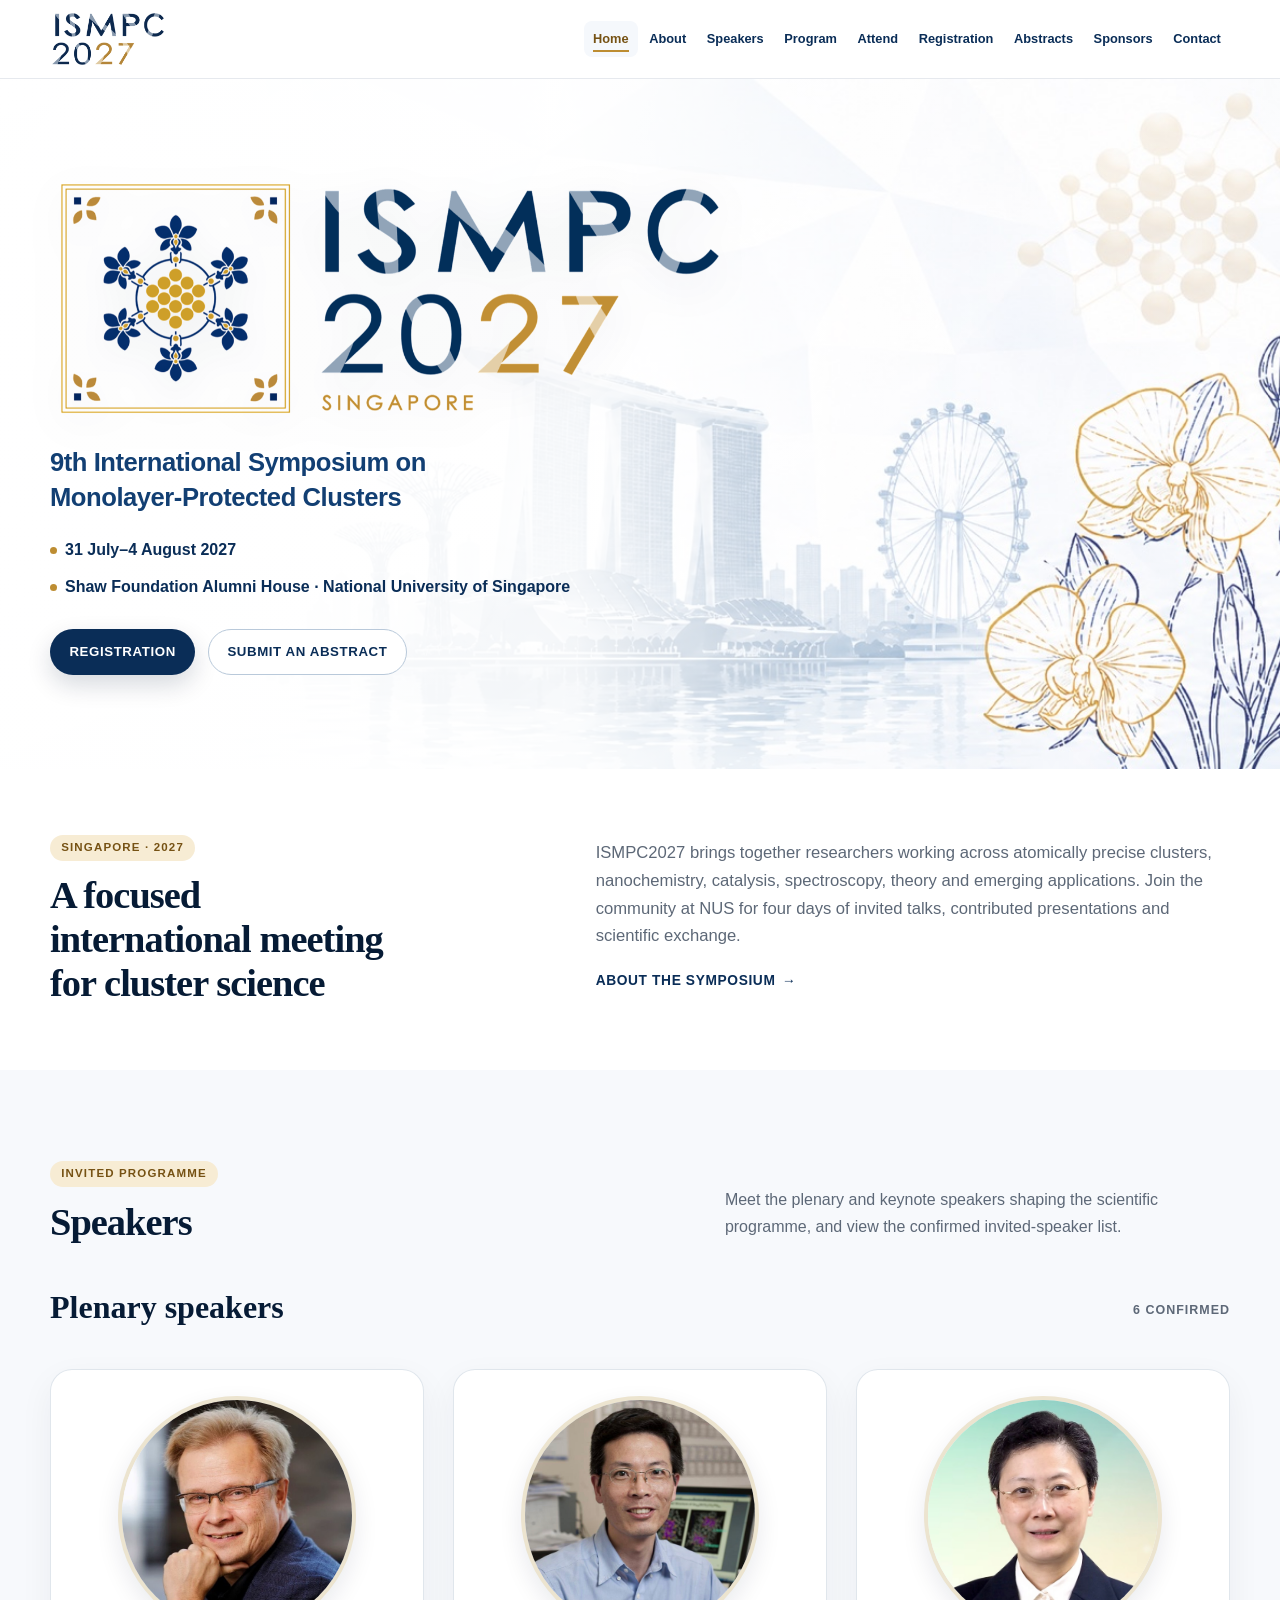
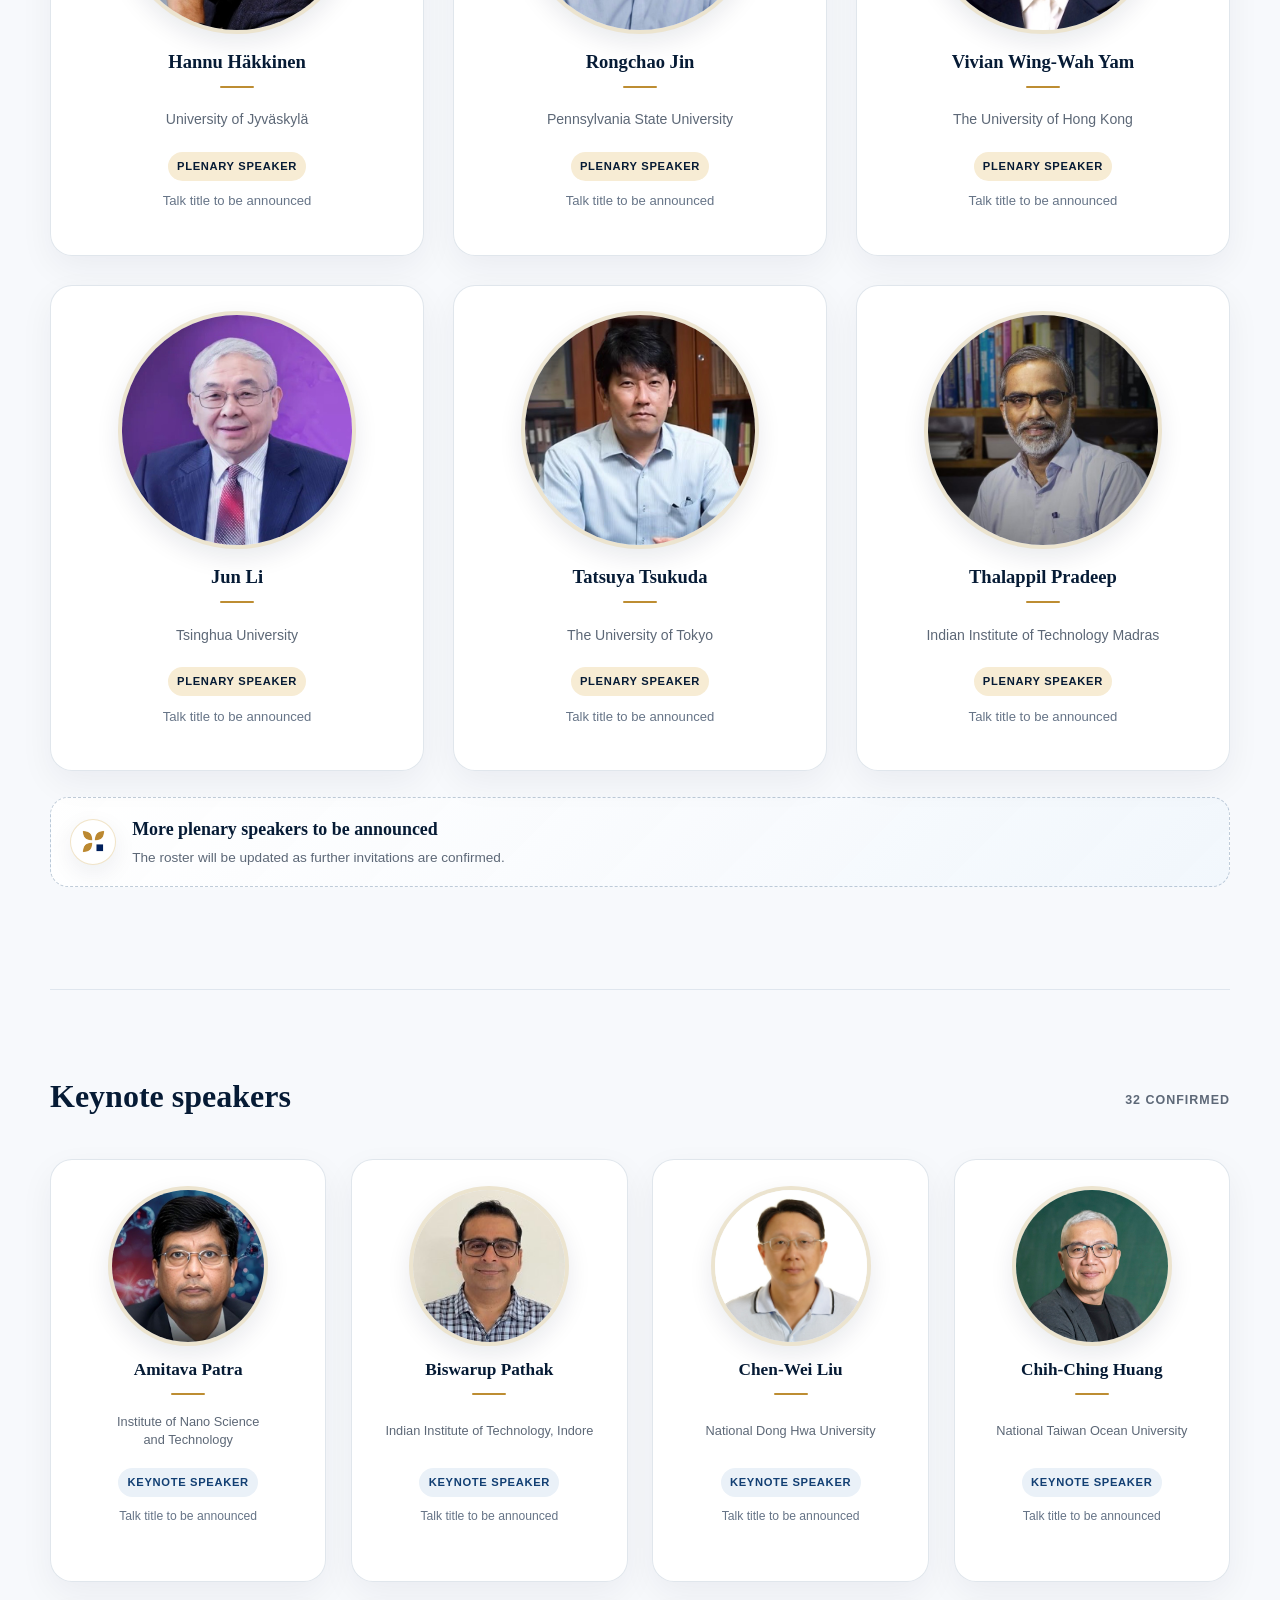
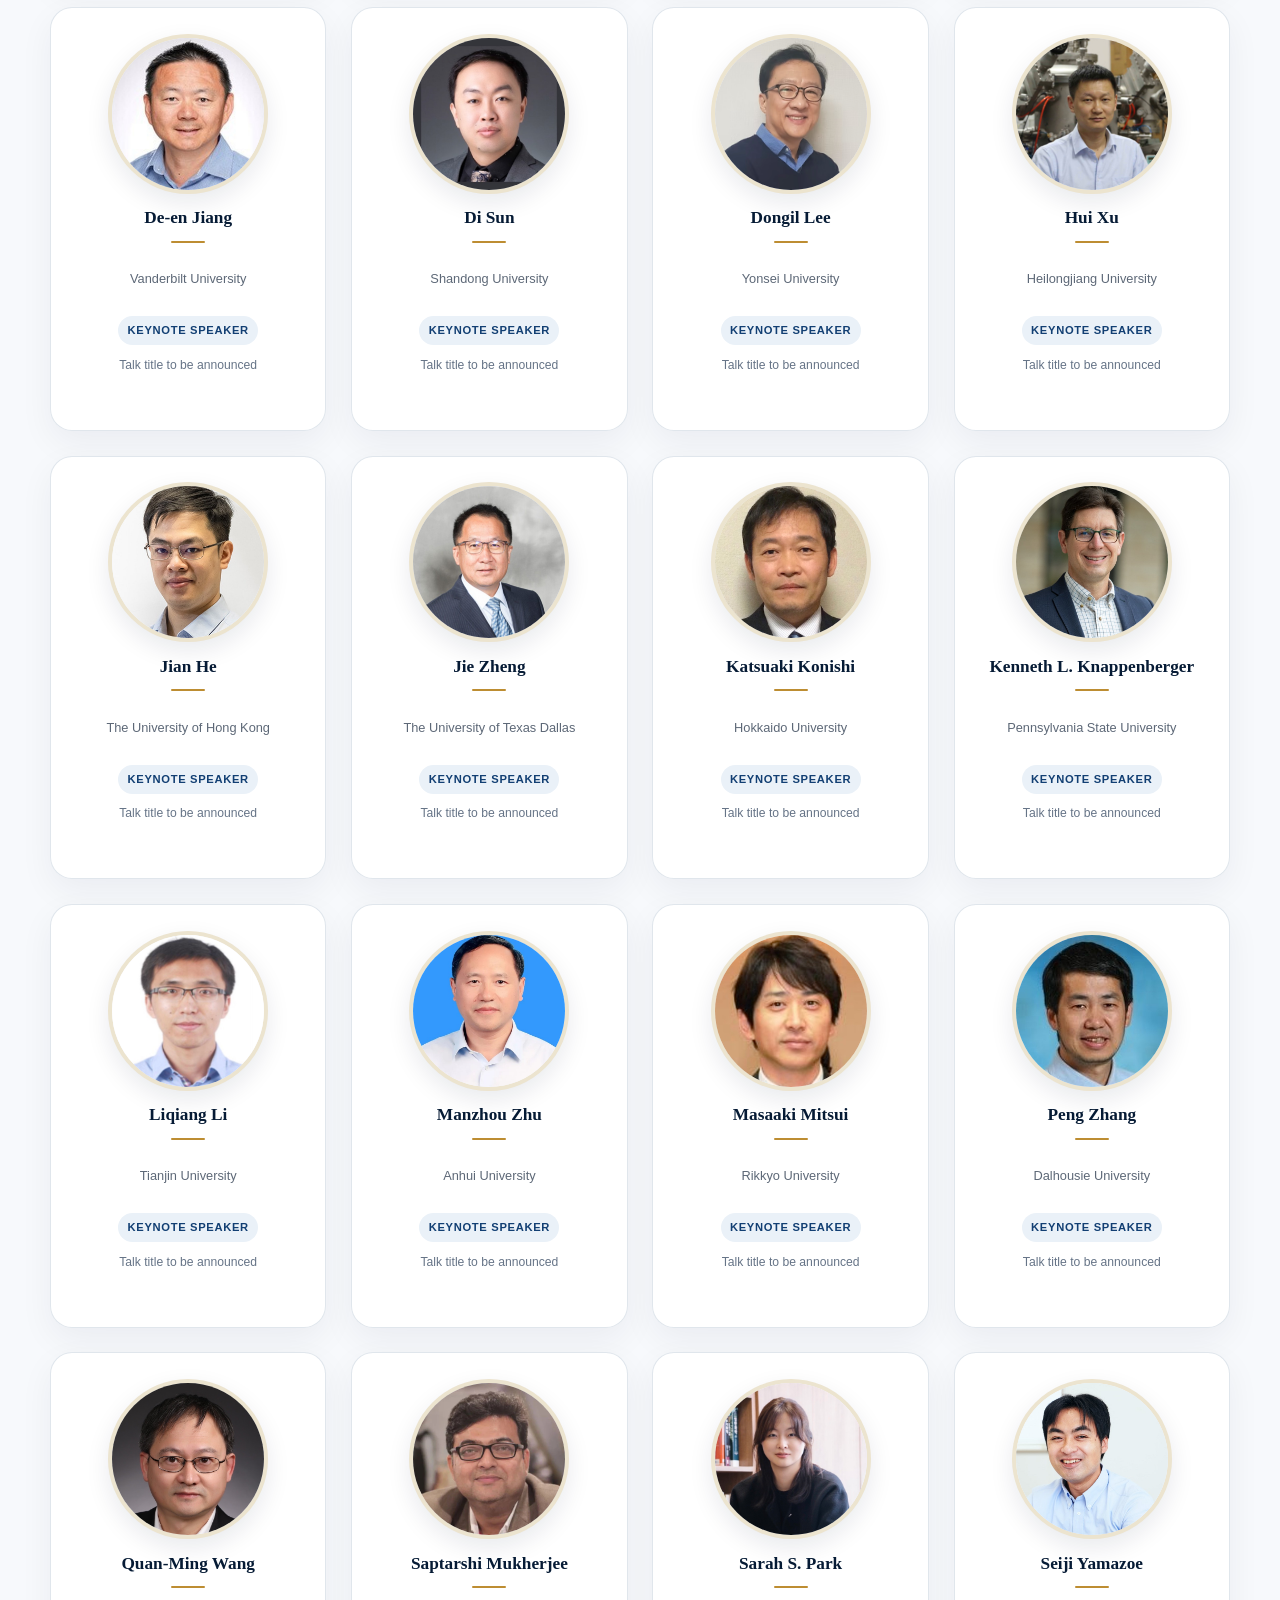
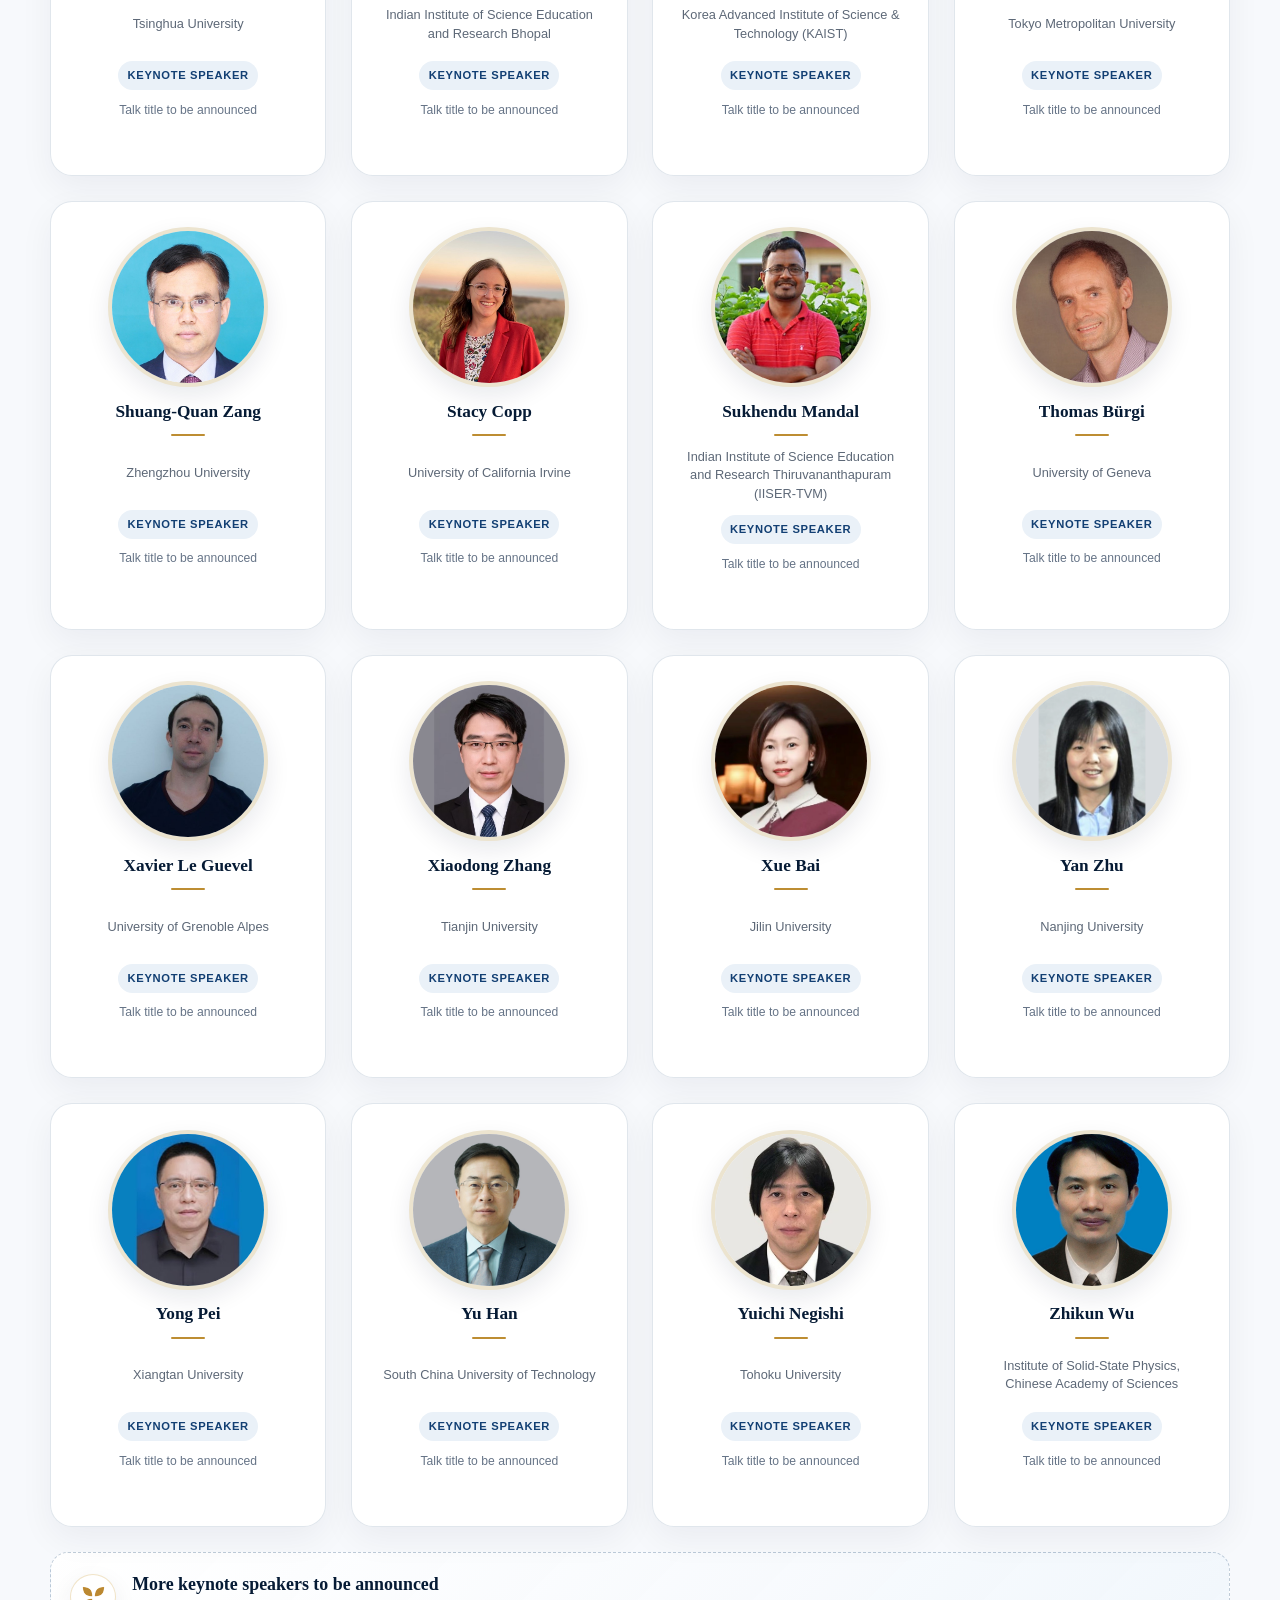
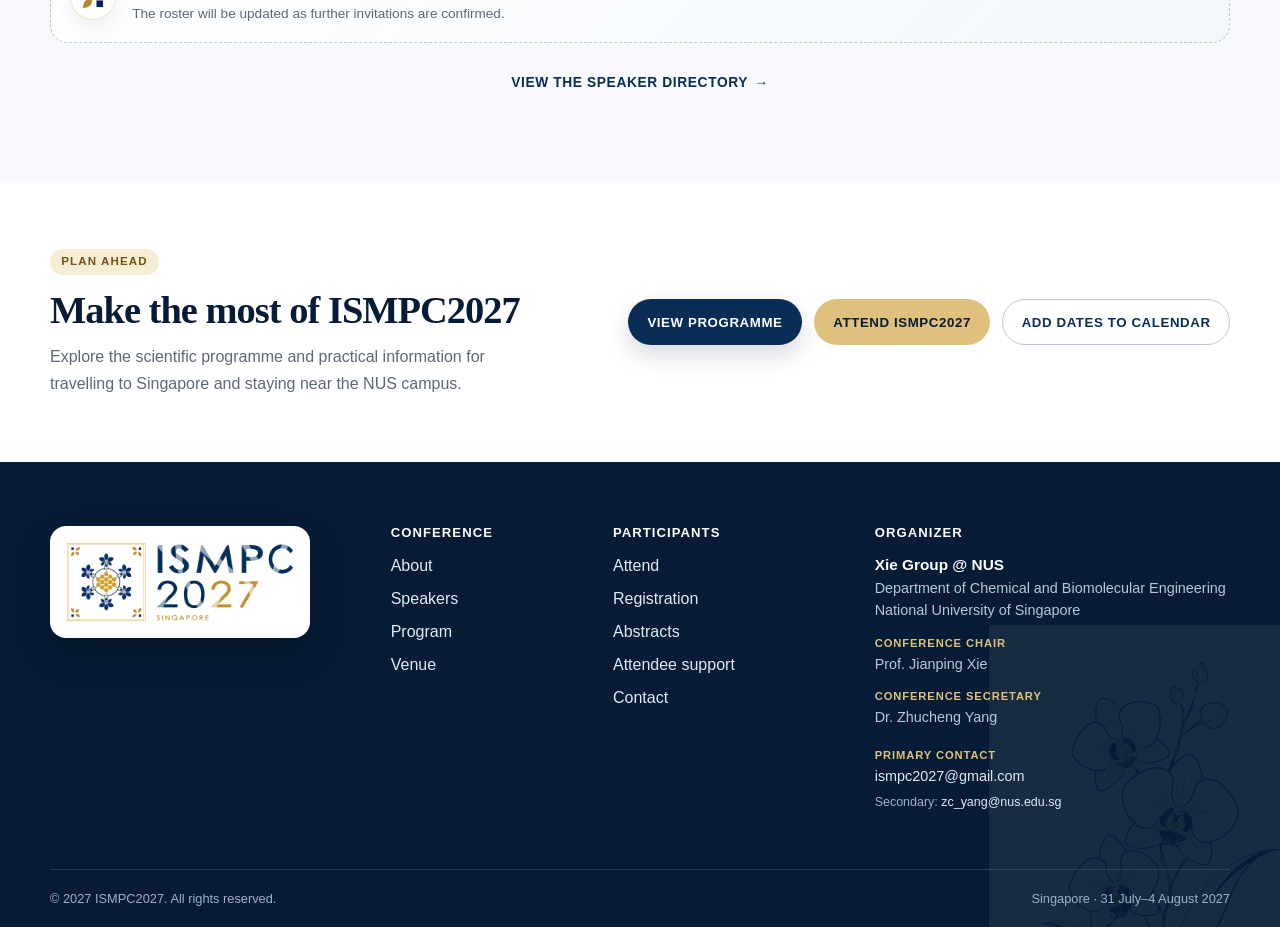
<file: index.html>
<!doctype html>
<html lang="en">
<head>
  <meta charset="utf-8">
  <meta name="viewport" content="width=device-width, initial-scale=1">
  <meta name="description" content="ISMPC2027 — the 9th International Symposium on Monolayer-Protected Clusters, 31 July–4 August 2027 at the National University of Singapore.">
  <title>ISMPC2027 | Singapore</title>
  <link rel="canonical" href="https://k2mount.github.io/ISMPC2027.github.io/">
  <meta property="og:type" content="website">
  <meta property="og:title" content="ISMPC2027 | Singapore">
  <meta property="og:description" content="The 9th International Symposium on Monolayer-Protected Clusters, 31 July–4 August 2027 at NUS in Singapore.">
  <meta property="og:url" content="https://k2mount.github.io/ISMPC2027.github.io/">
  <meta property="og:image" content="https://k2mount.github.io/ISMPC2027.github.io/assets/optimized/hero-bg.jpg">
  <meta name="twitter:card" content="summary_large_image">
  <link rel="icon" href="assets/optimized/favicon.png?v=20261005-tile1" type="image/png"><link rel="stylesheet" href="css/style.css?v=20261008-roster1">
  <script type="application/ld+json">
    {
      "@context": "https://schema.org",
      "@type": "Event",
      "name": "9th International Symposium on Monolayer-Protected Clusters (ISMPC2027)",
      "startDate": "2027-07-31",
      "endDate": "2027-08-04",
      "eventStatus": "https://schema.org/EventScheduled",
      "eventAttendanceMode": "https://schema.org/OfflineEventAttendanceMode",
      "url": "https://k2mount.github.io/ISMPC2027.github.io/",
      "image": "https://k2mount.github.io/ISMPC2027.github.io/assets/optimized/hero-bg.jpg",
      "location": {
        "@type": "Place",
        "name": "Shaw Foundation Alumni House, National University of Singapore",
        "address": {
          "@type": "PostalAddress",
          "streetAddress": "11 Kent Ridge Drive",
          "addressLocality": "Singapore",
          "postalCode": "119244",
          "addressCountry": "SG"
        }
      },
      "organizer": {
        "@type": "Organization",
        "name": "Xie Group @ NUS",
        "email": "ismpc2027@gmail.com",
        "member": [
          {
            "@type": "Person",
            "name": "Jianping Xie",
            "honorificPrefix": "Prof.",
            "jobTitle": "Conference Chair"
          },
          {
            "@type": "Person",
            "name": "Zhucheng Yang",
            "honorificPrefix": "Dr.",
            "jobTitle": "Conference Secretary",
            "email": "zc_yang@nus.edu.sg"
          }
        ],
        "parentOrganization": {
          "@type": "Organization",
          "name": "Department of Chemical and Biomolecular Engineering, National University of Singapore"
        }
      }
    }
  </script>
</head>
<body>
  <a class="skip-link" href="#main-content">Skip to content</a>

  <header class="site-header">
    <div class="container header-inner">
      <a class="logo-link" href="index.html" aria-label="ISMPC2027 home">
        <img class="logo-img--header" src="assets/optimized/logo-header.png" width="900" height="437" alt="ISMPC2027 Singapore">
      </a>
      <button class="menu-toggle" type="button" aria-expanded="false" aria-controls="site-nav" aria-label="Open navigation menu">
        <span></span><span></span><span></span>
      </button>
      <nav class="nav" id="site-nav" aria-label="Primary navigation">
        <a class="nav-link" href="index.html">Home</a>
        <a class="nav-link" href="about.html">About</a>
        <a class="nav-link" href="speakers.html">Speakers</a>
        <a class="nav-link" href="program.html">Program</a>
        <a class="nav-link" href="travel.html">Attend</a>
        <a class="nav-link" href="registration.html">Registration</a>
        <a class="nav-link" href="abstract.html">Abstracts</a>
        <a class="nav-link" href="sponsors.html">Sponsors</a>
        <a class="nav-link" href="contact.html">Contact</a>
      </nav>
    </div>
  </header>

  <main id="main-content">
    <section class="home-hero" aria-labelledby="hero-title">
      <div class="container home-hero__inner">
        <div class="home-hero__content">
          <h1 class="sr-only" id="hero-title">ISMPC2027</h1>
          <img class="home-hero__logo" src="assets/optimized/logo-footer.png" width="1200" height="442" alt="ISMPC2027 Singapore">
          <p class="home-hero__edition">9th International Symposium on Monolayer‑Protected Clusters</p>
          <ul class="home-hero__meta" aria-label="Conference details">
            <li>31 July–4 August 2027</li>
            <li>Shaw Foundation Alumni House · National University of Singapore</li>
          </ul>
          <div class="home-hero__actions">
            <a class="btn btn-primary" href="registration.html">Registration</a>
            <a class="btn btn-outline" href="abstract.html">Submit an abstract</a>
          </div>
        </div>
      </div>
    </section>

    <section class="section section-compact home-intro" aria-labelledby="welcome-title">
      <div class="container home-intro__grid">
        <div>
          <p class="eyebrow">Singapore · 2027</p>
          <h2 id="welcome-title">A focused international meeting for cluster science</h2>
        </div>
        <div class="home-intro__copy">
          <p>ISMPC2027 brings together researchers working across atomically precise clusters, nanochemistry, catalysis, spectroscopy, theory and emerging applications. Join the community at NUS for four days of invited talks, contributed presentations and scientific exchange.</p>
          <a class="text-link" href="about.html">About the symposium <span aria-hidden="true">→</span></a>
        </div>
      </div>
    </section>

    <section class="section section-soft home-speakers speaker-directory" aria-labelledby="speakers-title">
      <div class="container">
        <div class="section-heading section-heading--split">
          <div>
            <p class="eyebrow">Invited programme</p>
            <h2 id="speakers-title">Speakers</h2>
          </div>
          <p>Meet the plenary and keynote speakers shaping the scientific programme, and view the confirmed invited-speaker list.</p>
        </div>

        <div class="speaker-group" id="plenary-speakers">
          <div class="speaker-group__heading">
            <h3>Plenary speakers</h3>
            <span data-speaker-count="plenary">6 confirmed</span>
          </div>
          <div class="plenary-grid" data-speaker-role="plenary" aria-busy="true"></div>
          <aside class="speaker-more" aria-label="More plenary speakers will be announced">
            <span class="speaker-more__mark" aria-hidden="true"><img src="assets/optimized/section-mark.png" width="96" height="96" alt=""></span>
            <div><strong>More plenary speakers to be announced</strong><p>The roster will be updated as further invitations are confirmed.</p></div>
          </aside>
        </div>

        <div class="speaker-group" id="keynote-speakers">
          <div class="speaker-group__heading">
            <h3>Keynote speakers</h3>
            <span data-speaker-count="keynote">30 confirmed</span>
          </div>
          <div class="keynote-grid" data-speaker-role="keynote" aria-busy="true"></div>
          <aside class="speaker-more" aria-label="More keynote speakers will be announced">
            <span class="speaker-more__mark" aria-hidden="true"><img src="assets/optimized/section-mark.png" width="96" height="96" alt=""></span>
            <div><strong>More keynote speakers to be announced</strong><p>The roster will be updated as further invitations are confirmed.</p></div>
          </aside>
        </div>

        <div class="section-action">
          <a class="text-link" href="speakers.html">View the speaker directory <span aria-hidden="true">→</span></a>
        </div>
        <noscript><p class="render-note">JavaScript is required to display the speaker directory.</p></noscript>
      </div>
    </section>

    <section class="section section-compact participation-strip" aria-labelledby="participation-title">
      <div class="container participation-strip__inner">
        <div>
          <p class="eyebrow">Plan ahead</p>
          <h2 id="participation-title">Make the most of ISMPC2027</h2>
          <p>Explore the scientific programme and practical information for travelling to Singapore and staying near the NUS campus.</p>
        </div>
        <div class="participation-strip__actions">
          <a class="btn btn-primary" href="program.html">View programme</a>
          <a class="btn btn-secondary" href="travel.html">Attend ISMPC2027</a>
          <a class="btn btn-outline" href="ismpc2027.ics" download>Add dates to calendar</a>
        </div>
      </div>
    </section>
  </main>

  <footer class="site-footer">
    <div class="container footer-main">
      <div class="footer-brand-wrap">
        <span class="footer-logo-panel"><img class="footer-logo-image" src="assets/optimized/logo-footer.png" width="1200" height="442" alt="ISMPC2027 Singapore"></span>
      </div>
      <div><h3>Conference</h3><ul><li><a href="about.html">About</a></li><li><a href="speakers.html">Speakers</a></li><li><a href="program.html">Program</a></li><li><a href="venue.html">Venue</a></li></ul></div>
      <div><h3>Participants</h3><ul><li><a href="travel.html">Attend</a></li><li><a href="registration.html">Registration</a></li><li><a href="abstract.html">Abstracts</a></li><li><a href="attendee.html">Attendee support</a></li><li><a href="contact.html">Contact</a></li></ul></div>
      <div class="footer-organizer"><h3>Organizer</h3><p><strong>Xie Group @ NUS</strong><br>Department of Chemical and Biomolecular Engineering<br>National University of Singapore</p><p><span class="footer-role">Conference chair</span><br>Prof. Jianping Xie</p><p><span class="footer-role">Conference secretary</span><br>Dr. Zhucheng Yang</p><p class="footer-contact"><span class="footer-role">Primary contact</span><br><a href="mailto:ismpc2027@gmail.com">ismpc2027@gmail.com</a><br><span class="footer-secondary-contact">Secondary: <a href="mailto:zc_yang@nus.edu.sg">zc_yang@nus.edu.sg</a></span></p></div>
    </div>
    <div class="container footer-bottom"><span>&copy; 2027 ISMPC2027. All rights reserved.</span><span>Singapore · 31 July–4 August 2027</span></div>
  </footer>

  <script src="js/main.js"></script>
  <script src="js/speakers.js?v=20261008-roster1"></script>
</body>
</html>
</file>
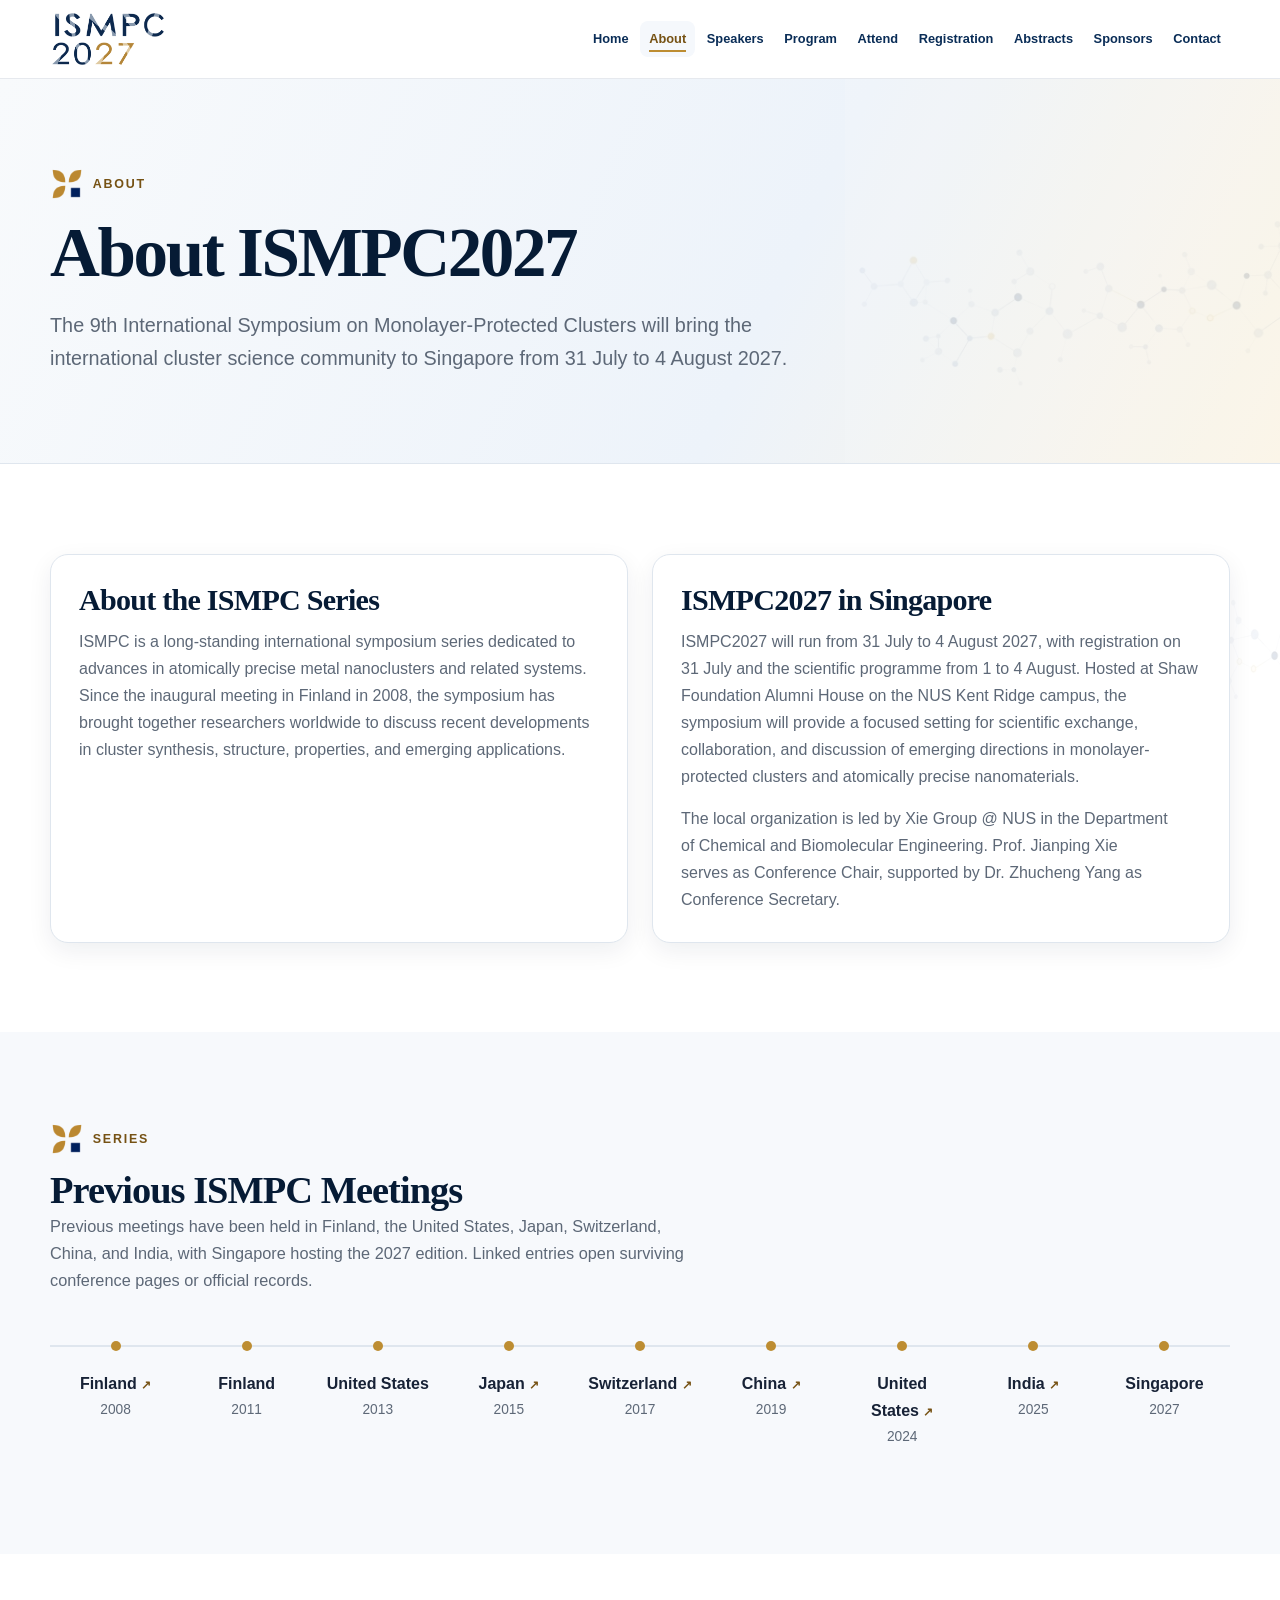
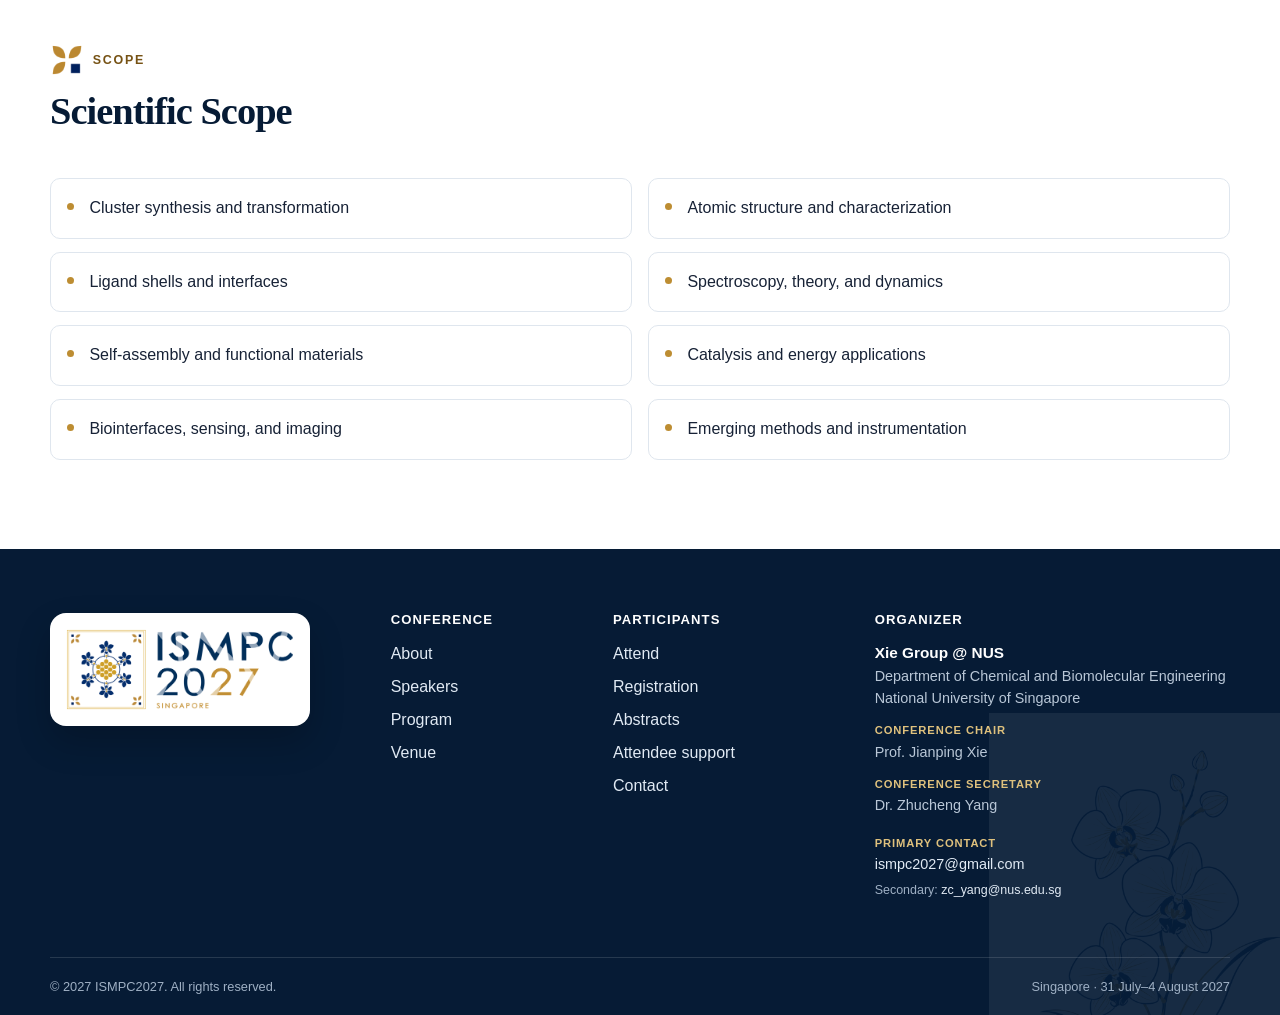
<file: about.html>
<!doctype html>
<html lang="en">
<head><meta charset="utf-8"><meta name="viewport" content="width=device-width, initial-scale=1"><title>About | ISMPC2027</title><meta name="description" content="About the ISMPC series and ISMPC2027 in Singapore."><link rel="icon" href="assets/optimized/favicon.png?v=20261005-tile1" type="image/png"><link rel="stylesheet" href="css/style.css?v=20261008-roster1"></head>
<body>
  <a class="skip-link" href="#main-content">Skip to content</a>
  <header class="site-header">
    <div class="container header-inner">
      <a class="logo-link" href="index.html" aria-label="ISMPC2027 home"><img class="logo-img--header" src="assets/optimized/logo-header.png" width="900" height="437" alt="ISMPC2027"></a>
      <button class="menu-toggle" type="button" aria-label="Open navigation menu" aria-expanded="false" aria-controls="site-nav"><span></span><span></span><span></span></button>
      <nav class="nav" id="site-nav" aria-label="Primary navigation">
        <a class="nav-link" href="index.html">Home</a><a class="nav-link" href="about.html">About</a><a class="nav-link" href="speakers.html">Speakers</a><a class="nav-link" href="program.html">Program</a><a class="nav-link" href="travel.html">Attend</a><a class="nav-link" href="registration.html">Registration</a><a class="nav-link" href="abstract.html">Abstracts</a><a class="nav-link" href="sponsors.html">Sponsors</a><a class="nav-link" href="contact.html">Contact</a>
      </nav>
    </div>
  </header>
  <main id="main-content">
    <section class="page-hero"><div class="container"><span class="section-kicker"><img class="section-kicker-icon" src="assets/optimized/section-mark.png" width="96" height="96" alt="">About</span><h1>About ISMPC2027</h1><p>The 9th International Symposium on Monolayer-Protected Clusters will bring the international cluster science community to Singapore from 31 July to 4 August 2027.</p></div></section>
    <section class="section section-with-ornament"><img class="section-ornament ornament-network" src="assets/optimized/molecular-network.jpg" width="520" height="520" alt=""><div class="container grid grid-2">
      <!-- Editable: official ISMPC series introduction -->
      <article class="card"><h2>About the ISMPC Series</h2><p>ISMPC is a long-standing international symposium series dedicated to advances in atomically precise metal nanoclusters and related systems. Since the inaugural meeting in Finland in 2008, the symposium has brought together researchers worldwide to discuss recent developments in cluster synthesis, structure, properties, and emerging applications.</p></article>
      <!-- Editable: ISMPC2027 Singapore introduction -->
      <article class="card"><h2>ISMPC2027 in Singapore</h2><p>ISMPC2027 will run from 31 July to 4 August 2027, with registration on 31 July and the scientific programme from 1 to 4 August. Hosted at Shaw Foundation Alumni House on the NUS Kent Ridge campus, the symposium will provide a focused setting for scientific exchange, collaboration, and discussion of emerging directions in monolayer-protected clusters and atomically precise nanomaterials.</p><p>The local organization is led by Xie Group @ NUS in the Department of Chemical and Biomolecular Engineering. Prof. Jianping Xie serves as Conference Chair, supported by Dr. Zhucheng Yang as Conference Secretary.</p></article>
    </div></section>
    <section class="section section-soft"><div class="container"><div class="section-header"><span class="section-kicker"><img class="section-kicker-icon" src="assets/optimized/section-mark.png" width="96" height="96" alt="">Series</span><h2>Previous ISMPC Meetings</h2><p class="lead">Previous meetings have been held in Finland, the United States, Japan, Switzerland, China, and India, with Singapore hosting the 2027 edition. Linked entries open surviving conference pages or official records.</p></div><div class="meeting-timeline"><a class="meeting-item" href="https://users.jyu.fi/~hahakkin/ISMPC08/ISMPC08-speakers.pdf" target="_blank" rel="noopener" aria-label="ISMPC 2008 in Finland — open official meeting document"><strong>Finland</strong><span>2008</span></a><div class="meeting-item"><strong>Finland</strong><span>2011</span></div><div class="meeting-item"><strong>United States</strong><span>2013</span></div><a class="meeting-item" href="https://www.rs.tus.ac.jp/ismpc15/index.html" target="_blank" rel="noopener" aria-label="ISMPC 2015 in Japan — open conference website"><strong>Japan</strong><span>2015</span></a><a class="meeting-item" href="https://ismpc17.blogspot.com/" target="_blank" rel="noopener" aria-label="ISMPC 2017 in Switzerland — open conference website"><strong>Switzerland</strong><span>2017</span></a><a class="meeting-item" href="https://ice.xmu.edu.cn/en/info/1016/1290.htm" target="_blank" rel="noopener" aria-label="ISMPC 2019 in China — open official university record"><strong>China</strong><span>2019</span></a><a class="meeting-item" href="https://www.k-state.edu/chem/conferences/ismpc_2024/index.html" target="_blank" rel="noopener" aria-label="ISMPC 2024 in the United States — open conference website"><strong>United States</strong><span>2024</span></a><a class="meeting-item" href="https://ismpc2025.wixsite.com/ismpc-2025/" target="_blank" rel="noopener" aria-label="ISMPC 2025 in India — open conference website"><strong>India</strong><span>2025</span></a><div class="meeting-item"><strong>Singapore</strong><span>2027</span></div></div></div></section>
    <section class="section"><div class="container"><div class="section-header"><span class="section-kicker"><img class="section-kicker-icon" src="assets/optimized/section-mark.png" width="96" height="96" alt="">Scope</span><h2>Scientific Scope</h2></div><ul class="topic-list"><li>Cluster synthesis and transformation</li><li>Atomic structure and characterization</li><li>Ligand shells and interfaces</li><li>Spectroscopy, theory, and dynamics</li><li>Self-assembly and functional materials</li><li>Catalysis and energy applications</li><li>Biointerfaces, sensing, and imaging</li><li>Emerging methods and instrumentation</li></ul></div></section>
  </main>
  <footer class="site-footer">
    <div class="container footer-main">
      <div class="footer-brand-wrap">
        <span class="footer-logo-panel"><img class="footer-logo-image" src="assets/optimized/logo-footer.png" width="1200" height="442" alt="ISMPC2027 Singapore"></span>
      </div>
      <div><h3>Conference</h3><ul><li><a href="about.html">About</a></li><li><a href="speakers.html">Speakers</a></li><li><a href="program.html">Program</a></li><li><a href="venue.html">Venue</a></li></ul></div>
      <div><h3>Participants</h3><ul><li><a href="travel.html">Attend</a></li><li><a href="registration.html">Registration</a></li><li><a href="abstract.html">Abstracts</a></li><li><a href="attendee.html">Attendee support</a></li><li><a href="contact.html">Contact</a></li></ul></div>
      <div class="footer-organizer"><h3>Organizer</h3><p><strong>Xie Group @ NUS</strong><br>Department of Chemical and Biomolecular Engineering<br>National University of Singapore</p><p><span class="footer-role">Conference chair</span><br>Prof. Jianping Xie</p><p><span class="footer-role">Conference secretary</span><br>Dr. Zhucheng Yang</p><p class="footer-contact"><span class="footer-role">Primary contact</span><br><a href="mailto:ismpc2027@gmail.com">ismpc2027@gmail.com</a><br><span class="footer-secondary-contact">Secondary: <a href="mailto:zc_yang@nus.edu.sg">zc_yang@nus.edu.sg</a></span></p></div>
    </div>
    <div class="container footer-bottom"><span>&copy; 2027 ISMPC2027. All rights reserved.</span><span>Singapore · 31 July–4 August 2027</span></div>
  </footer>
  <script src="js/main.js"></script>
</body></html>
</file>
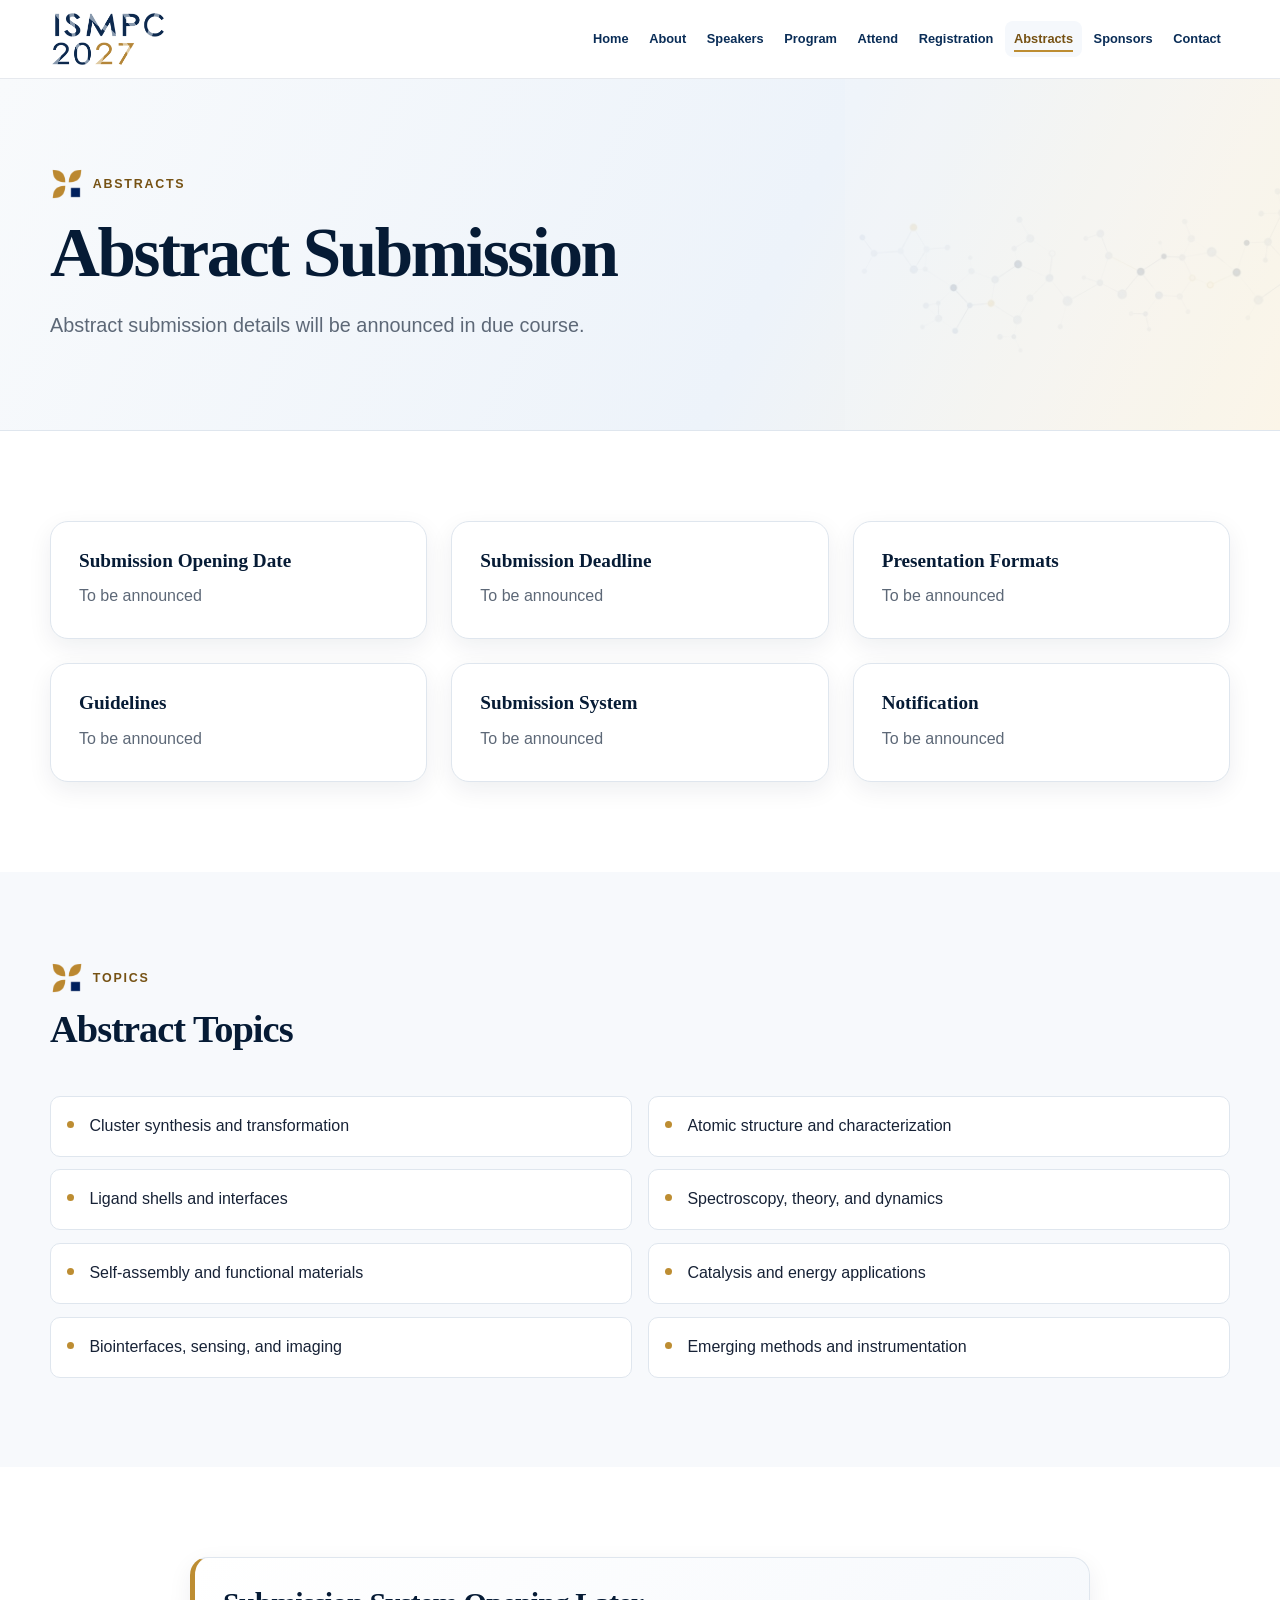
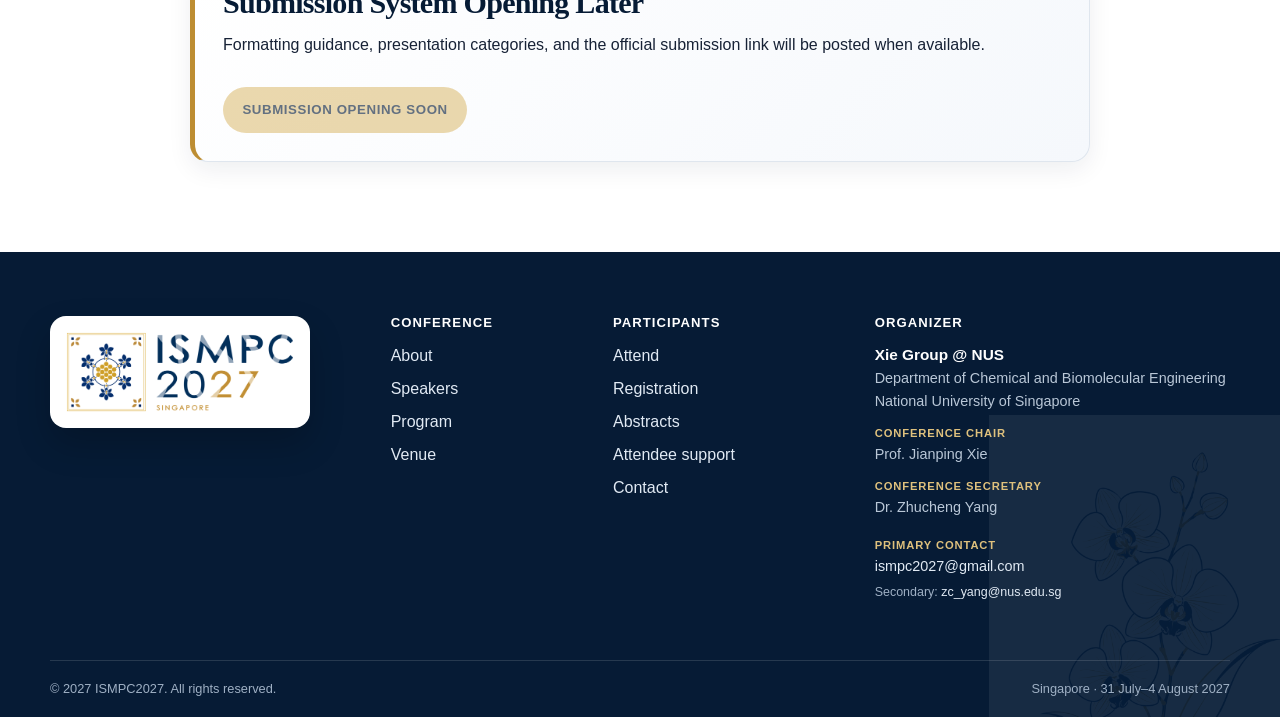
<file: abstract.html>
<!doctype html>
<html lang="en">
<head><meta charset="utf-8"><meta name="viewport" content="width=device-width, initial-scale=1"><title>Abstract Submission | ISMPC2027</title><meta name="description" content="Abstract submission information for ISMPC2027."><link rel="icon" href="assets/optimized/favicon.png?v=20261005-tile1" type="image/png"><link rel="stylesheet" href="css/style.css?v=20261008-roster1"></head>
<body>
  <a class="skip-link" href="#main-content">Skip to content</a>
  <header class="site-header">
    <div class="container header-inner">
      <a class="logo-link" href="index.html" aria-label="ISMPC2027 home"><img class="logo-img--header" src="assets/optimized/logo-header.png" width="900" height="437" alt="ISMPC2027"></a>
      <button class="menu-toggle" type="button" aria-label="Open navigation menu" aria-expanded="false" aria-controls="site-nav"><span></span><span></span><span></span></button>
      <nav class="nav" id="site-nav" aria-label="Primary navigation">
        <a class="nav-link" href="index.html">Home</a><a class="nav-link" href="about.html">About</a><a class="nav-link" href="speakers.html">Speakers</a><a class="nav-link" href="program.html">Program</a><a class="nav-link" href="travel.html">Attend</a><a class="nav-link" href="registration.html">Registration</a><a class="nav-link" href="abstract.html">Abstracts</a><a class="nav-link" href="sponsors.html">Sponsors</a><a class="nav-link" href="contact.html">Contact</a>
      </nav>
    </div>
  </header>
  <main id="main-content">
    <section class="page-hero"><div class="container"><span class="section-kicker"><img class="section-kicker-icon" src="assets/optimized/section-mark.png" width="96" height="96" alt="">Abstracts</span><h1>Abstract Submission</h1><p>Abstract submission details will be announced in due course.</p></div></section>
    <section class="section"><div class="container grid grid-3"><article class="info-card"><h3>Submission Opening Date</h3><p>To be announced</p></article><article class="info-card"><h3>Submission Deadline</h3><p>To be announced</p></article><article class="info-card"><h3>Presentation Formats</h3><p>To be announced</p></article><article class="info-card"><h3>Guidelines</h3><p>To be announced</p></article><article class="info-card"><h3>Submission System</h3><p>To be announced</p></article><article class="info-card"><h3>Notification</h3><p>To be announced</p></article></div></section>
    <section class="section section-soft"><div class="container"><div class="section-header"><span class="section-kicker"><img class="section-kicker-icon" src="assets/optimized/section-mark.png" width="96" height="96" alt="">Topics</span><h2>Abstract Topics</h2></div><ul class="topic-list"><li>Cluster synthesis and transformation</li><li>Atomic structure and characterization</li><li>Ligand shells and interfaces</li><li>Spectroscopy, theory, and dynamics</li><li>Self-assembly and functional materials</li><li>Catalysis and energy applications</li><li>Biointerfaces, sensing, and imaging</li><li>Emerging methods and instrumentation</li></ul></div></section>
    <section class="section"><div class="container notice"><h2>Submission System Opening Later</h2><p>Formatting guidance, presentation categories, and the official submission link will be posted when available.</p><div class="button-row"><span class="btn btn-secondary" aria-disabled="true">Submission opening soon</span></div></div></section>
  </main>
  <footer class="site-footer">
    <div class="container footer-main">
      <div class="footer-brand-wrap">
        <span class="footer-logo-panel"><img class="footer-logo-image" src="assets/optimized/logo-footer.png" width="1200" height="442" alt="ISMPC2027 Singapore"></span>
      </div>
      <div><h3>Conference</h3><ul><li><a href="about.html">About</a></li><li><a href="speakers.html">Speakers</a></li><li><a href="program.html">Program</a></li><li><a href="venue.html">Venue</a></li></ul></div>
      <div><h3>Participants</h3><ul><li><a href="travel.html">Attend</a></li><li><a href="registration.html">Registration</a></li><li><a href="abstract.html">Abstracts</a></li><li><a href="attendee.html">Attendee support</a></li><li><a href="contact.html">Contact</a></li></ul></div>
      <div class="footer-organizer"><h3>Organizer</h3><p><strong>Xie Group @ NUS</strong><br>Department of Chemical and Biomolecular Engineering<br>National University of Singapore</p><p><span class="footer-role">Conference chair</span><br>Prof. Jianping Xie</p><p><span class="footer-role">Conference secretary</span><br>Dr. Zhucheng Yang</p><p class="footer-contact"><span class="footer-role">Primary contact</span><br><a href="mailto:ismpc2027@gmail.com">ismpc2027@gmail.com</a><br><span class="footer-secondary-contact">Secondary: <a href="mailto:zc_yang@nus.edu.sg">zc_yang@nus.edu.sg</a></span></p></div>
    </div>
    <div class="container footer-bottom"><span>&copy; 2027 ISMPC2027. All rights reserved.</span><span>Singapore · 31 July–4 August 2027</span></div>
  </footer>
  <script src="js/main.js"></script>
</body></html>
</file>
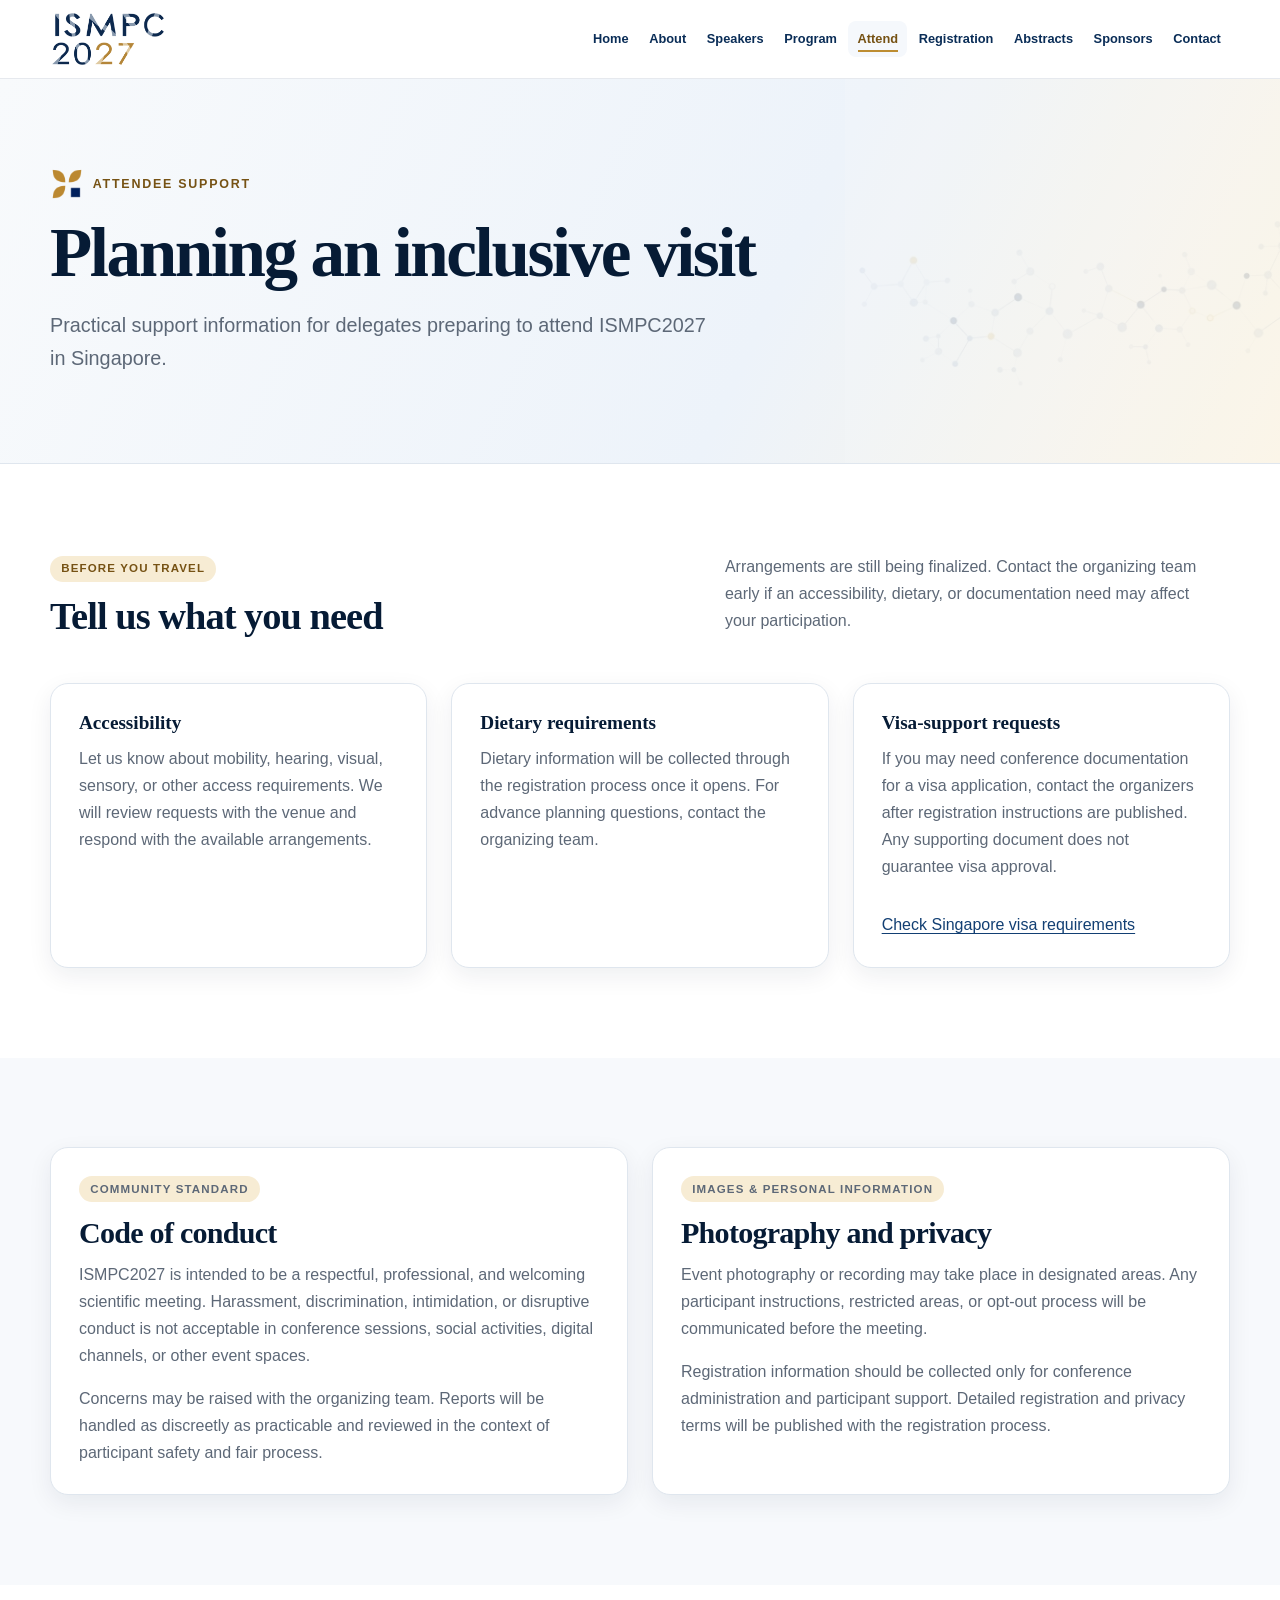
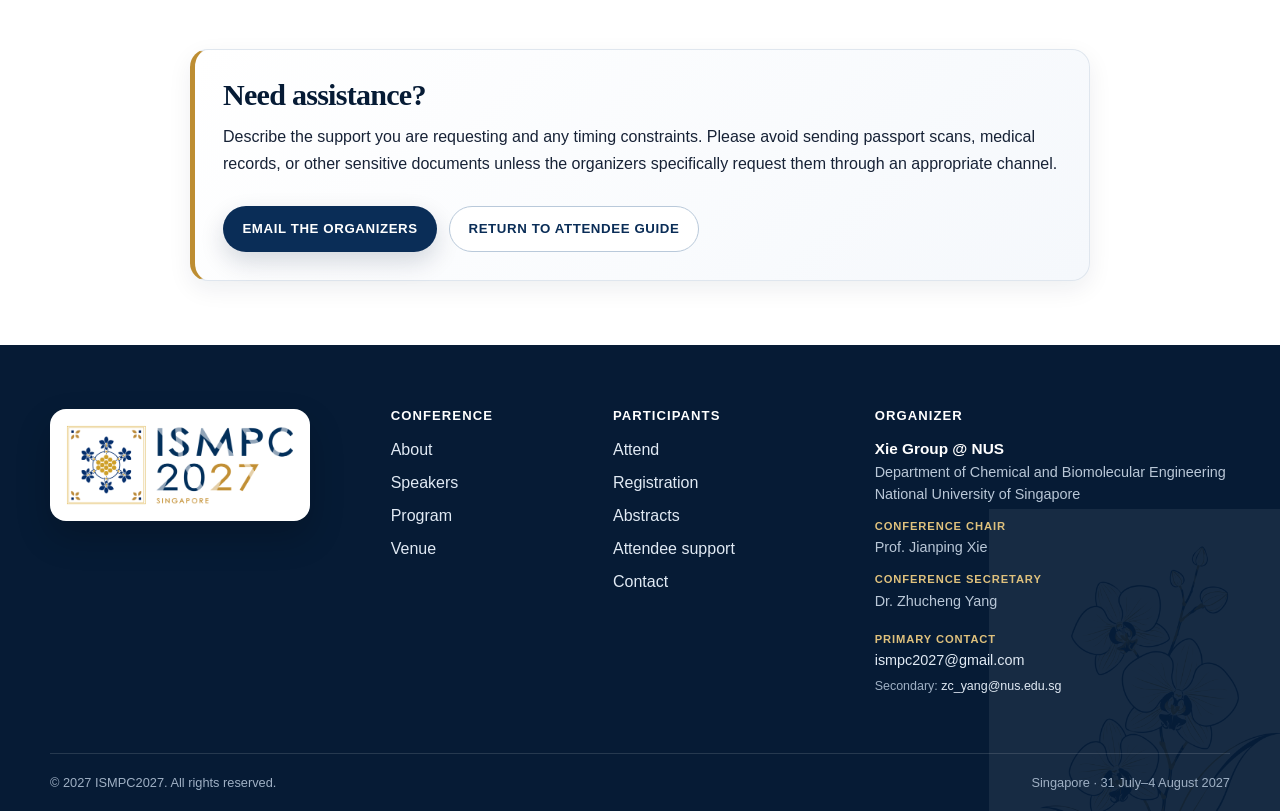
<file: attendee.html>
<!doctype html>
<html lang="en">
<head>
  <meta charset="utf-8">
  <meta name="viewport" content="width=device-width, initial-scale=1">
  <title>Attendee Support | ISMPC2027</title>
  <meta name="description" content="Accessibility, dietary, visa-support, conduct, and privacy information for ISMPC2027 attendees.">
  <link rel="icon" href="assets/optimized/favicon.png?v=20261005-tile1" type="image/png">
  <link rel="stylesheet" href="css/style.css?v=20261008-roster1">
</head>
<body data-nav="travel.html">
  <a class="skip-link" href="#main-content">Skip to content</a>
  <header class="site-header">
    <div class="container header-inner">
      <a class="logo-link" href="index.html" aria-label="ISMPC2027 home"><img class="logo-img--header" src="assets/optimized/logo-header.png" width="900" height="437" alt="ISMPC2027 Singapore"></a>
      <button class="menu-toggle" type="button" aria-label="Open navigation menu" aria-expanded="false" aria-controls="site-nav"><span></span><span></span><span></span></button>
      <nav class="nav" id="site-nav" aria-label="Primary navigation"><a class="nav-link" href="index.html">Home</a><a class="nav-link" href="about.html">About</a><a class="nav-link" href="speakers.html">Speakers</a><a class="nav-link" href="program.html">Program</a><a class="nav-link" href="travel.html">Attend</a><a class="nav-link" href="registration.html">Registration</a><a class="nav-link" href="abstract.html">Abstracts</a><a class="nav-link" href="sponsors.html">Sponsors</a><a class="nav-link" href="contact.html">Contact</a></nav>
    </div>
  </header>

  <main id="main-content">
    <section class="page-hero"><div class="container"><span class="section-kicker"><img class="section-kicker-icon" src="assets/optimized/section-mark.png" width="96" height="96" alt="">Attendee support</span><h1>Planning an inclusive visit</h1><p>Practical support information for delegates preparing to attend ISMPC2027 in Singapore.</p></div></section>

    <section class="section">
      <div class="container">
        <div class="section-heading section-heading--split"><div><p class="eyebrow">Before you travel</p><h2>Tell us what you need</h2></div><p>Arrangements are still being finalized. Contact the organizing team early if an accessibility, dietary, or documentation need may affect your participation.</p></div>
        <div class="grid grid-3">
          <article class="info-card"><h3>Accessibility</h3><p>Let us know about mobility, hearing, visual, sensory, or other access requirements. We will review requests with the venue and respond with the available arrangements.</p></article>
          <article class="info-card"><h3>Dietary requirements</h3><p>Dietary information will be collected through the registration process once it opens. For advance planning questions, contact the organizing team.</p></article>
          <article class="info-card"><h3>Visa-support requests</h3><p>If you may need conference documentation for a visa application, contact the organizers after registration instructions are published. Any supporting document does not guarantee visa approval.</p><a href="https://www.ica.gov.sg/enter-transit-depart/entering-singapore/visa_requirements" target="_blank" rel="noopener">Check Singapore visa requirements</a></article>
        </div>
      </div>
    </section>

    <section class="section section-soft">
      <div class="container grid grid-2">
        <article class="card"><p class="eyebrow">Community standard</p><h2>Code of conduct</h2><p>ISMPC2027 is intended to be a respectful, professional, and welcoming scientific meeting. Harassment, discrimination, intimidation, or disruptive conduct is not acceptable in conference sessions, social activities, digital channels, or other event spaces.</p><p>Concerns may be raised with the organizing team. Reports will be handled as discreetly as practicable and reviewed in the context of participant safety and fair process.</p></article>
        <article class="card"><p class="eyebrow">Images &amp; personal information</p><h2>Photography and privacy</h2><p>Event photography or recording may take place in designated areas. Any participant instructions, restricted areas, or opt-out process will be communicated before the meeting.</p><p>Registration information should be collected only for conference administration and participant support. Detailed registration and privacy terms will be published with the registration process.</p></article>
      </div>
    </section>

    <section class="section section-compact">
      <div class="container notice"><h2>Need assistance?</h2><p>Describe the support you are requesting and any timing constraints. Please avoid sending passport scans, medical records, or other sensitive documents unless the organizers specifically request them through an appropriate channel.</p><div class="button-row"><a class="btn btn-primary" href="mailto:ismpc2027@gmail.com">Email the organizers</a><a class="btn btn-outline" href="travel.html">Return to attendee guide</a></div></div>
    </section>
  </main>

  <footer class="site-footer">
    <div class="container footer-main">
      <div class="footer-brand-wrap">
        <span class="footer-logo-panel"><img class="footer-logo-image" src="assets/optimized/logo-footer.png" width="1200" height="442" alt="ISMPC2027 Singapore"></span>
      </div>
      <div><h3>Conference</h3><ul><li><a href="about.html">About</a></li><li><a href="speakers.html">Speakers</a></li><li><a href="program.html">Program</a></li><li><a href="venue.html">Venue</a></li></ul></div>
      <div><h3>Participants</h3><ul><li><a href="travel.html">Attend</a></li><li><a href="registration.html">Registration</a></li><li><a href="abstract.html">Abstracts</a></li><li><a href="attendee.html">Attendee support</a></li><li><a href="contact.html">Contact</a></li></ul></div>
      <div class="footer-organizer"><h3>Organizer</h3><p><strong>Xie Group @ NUS</strong><br>Department of Chemical and Biomolecular Engineering<br>National University of Singapore</p><p><span class="footer-role">Conference chair</span><br>Prof. Jianping Xie</p><p><span class="footer-role">Conference secretary</span><br>Dr. Zhucheng Yang</p><p class="footer-contact"><span class="footer-role">Primary contact</span><br><a href="mailto:ismpc2027@gmail.com">ismpc2027@gmail.com</a><br><span class="footer-secondary-contact">Secondary: <a href="mailto:zc_yang@nus.edu.sg">zc_yang@nus.edu.sg</a></span></p></div>
    </div>
    <div class="container footer-bottom"><span>&copy; 2027 ISMPC2027. All rights reserved.</span><span>Singapore · 31 July–4 August 2027</span></div>
  </footer>
  <script src="js/main.js"></script>
</body>
</html>
</file>
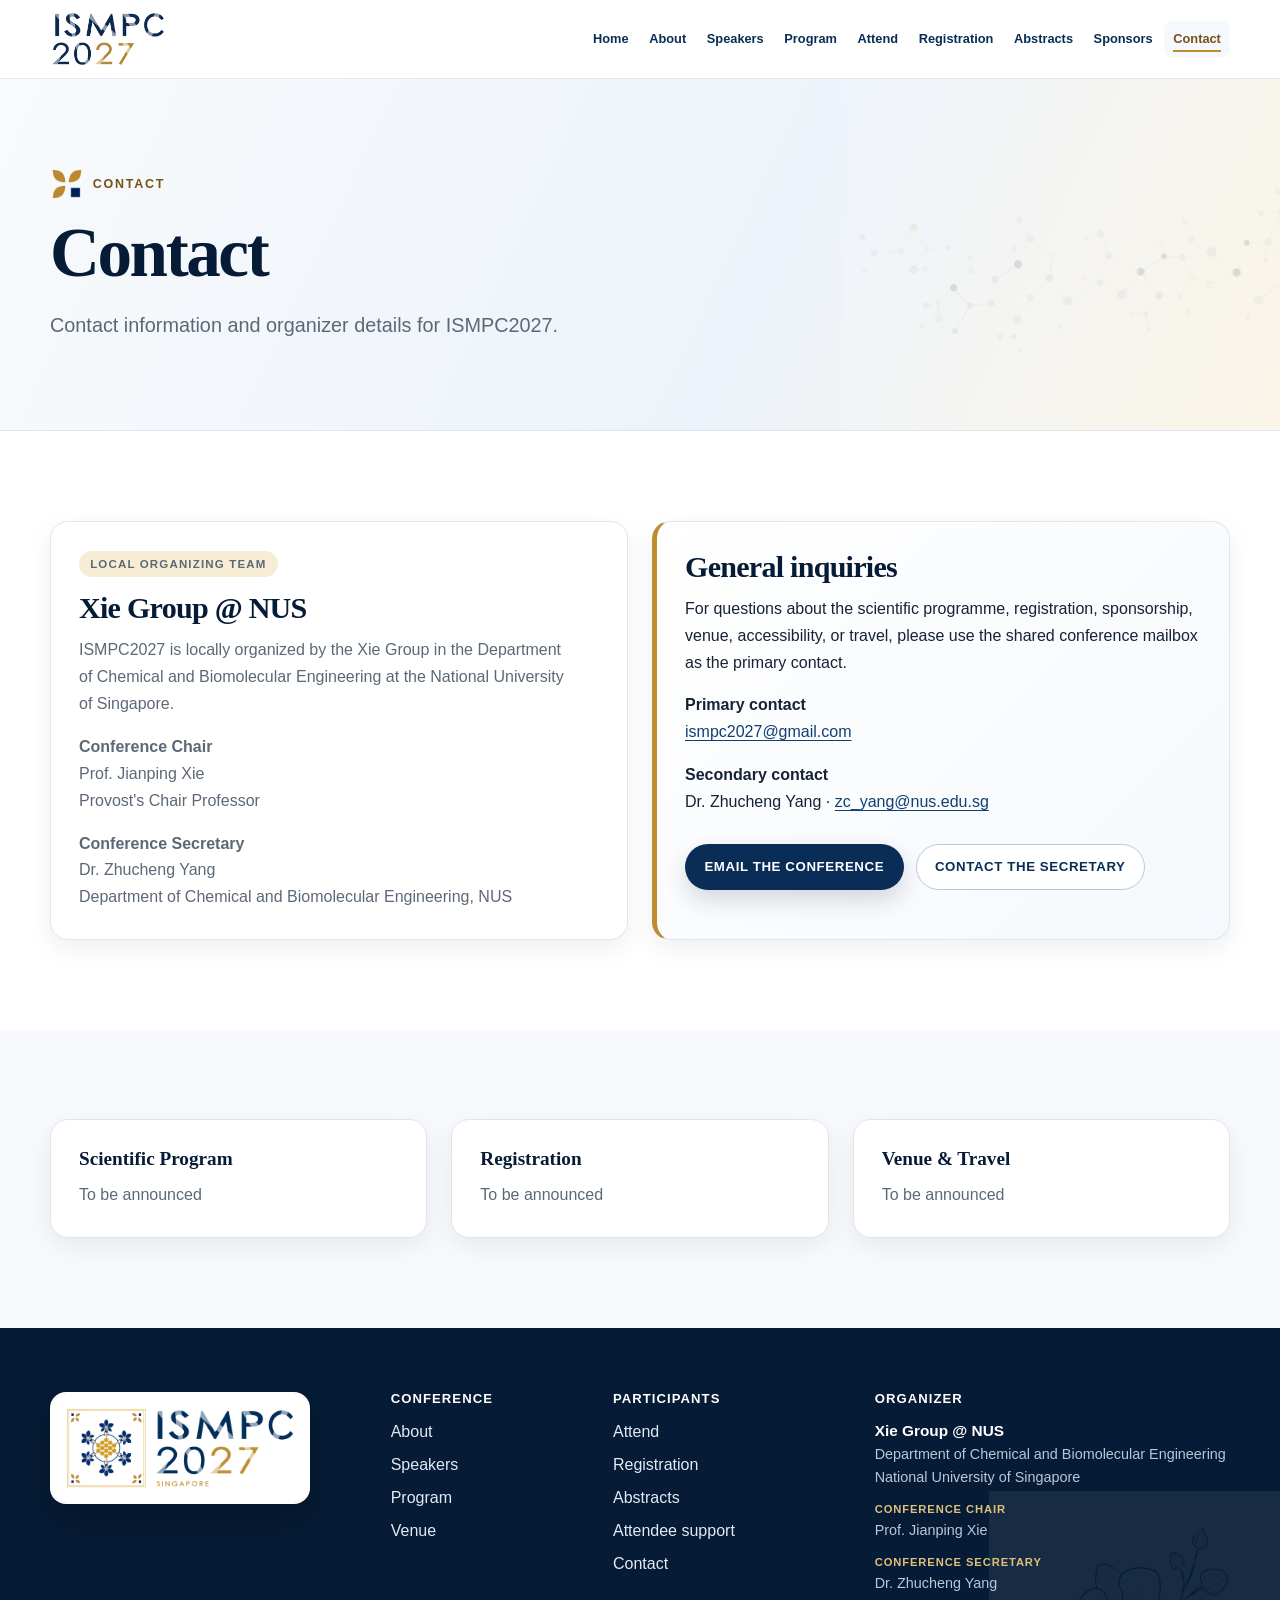
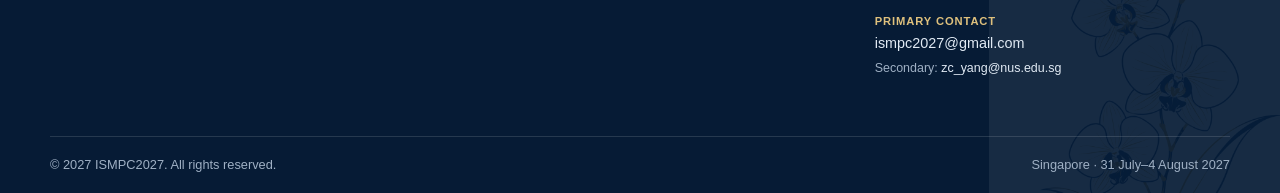
<file: contact.html>
<!doctype html>
<html lang="en">
<head><meta charset="utf-8"><meta name="viewport" content="width=device-width, initial-scale=1"><title>Contact | ISMPC2027</title><meta name="description" content="Contact and organizer information for ISMPC2027."><link rel="icon" href="assets/optimized/favicon.png?v=20261005-tile1" type="image/png"><link rel="stylesheet" href="css/style.css?v=20261008-roster1"></head>
<body>
  <a class="skip-link" href="#main-content">Skip to content</a>
  <header class="site-header">
    <div class="container header-inner">
      <a class="logo-link" href="index.html" aria-label="ISMPC2027 home"><img class="logo-img--header" src="assets/optimized/logo-header.png" width="900" height="437" alt="ISMPC2027"></a>
      <button class="menu-toggle" type="button" aria-label="Open navigation menu" aria-expanded="false" aria-controls="site-nav"><span></span><span></span><span></span></button>
      <nav class="nav" id="site-nav" aria-label="Primary navigation">
        <a class="nav-link" href="index.html">Home</a><a class="nav-link" href="about.html">About</a><a class="nav-link" href="speakers.html">Speakers</a><a class="nav-link" href="program.html">Program</a><a class="nav-link" href="travel.html">Attend</a><a class="nav-link" href="registration.html">Registration</a><a class="nav-link" href="abstract.html">Abstracts</a><a class="nav-link" href="sponsors.html">Sponsors</a><a class="nav-link" href="contact.html">Contact</a>
      </nav>
    </div>
  </header>
  <main id="main-content">
    <section class="page-hero"><div class="container"><span class="section-kicker"><img class="section-kicker-icon" src="assets/optimized/section-mark.png" width="96" height="96" alt="">Contact</span><h1>Contact</h1><p>Contact information and organizer details for ISMPC2027.</p></div></section>
    <section class="section"><div class="container contact-layout"><div class="card"><p class="eyebrow">Local organizing team</p><h2>Xie Group @ NUS</h2><p>ISMPC2027 is locally organized by the Xie Group in the Department of Chemical and Biomolecular Engineering at the National University of Singapore.</p><p><strong>Conference Chair</strong><br>Prof. Jianping Xie<br>Provost's Chair Professor</p><p><strong>Conference Secretary</strong><br>Dr. Zhucheng Yang<br>Department of Chemical and Biomolecular Engineering, NUS</p></div><div class="notice"><h2>General inquiries</h2><p>For questions about the scientific programme, registration, sponsorship, venue, accessibility, or travel, please use the shared conference mailbox as the primary contact.</p><p><strong>Primary contact</strong><br><a href="mailto:ismpc2027@gmail.com">ismpc2027@gmail.com</a></p><p><strong>Secondary contact</strong><br>Dr. Zhucheng Yang · <a href="mailto:zc_yang@nus.edu.sg">zc_yang@nus.edu.sg</a></p><div class="button-row"><a class="btn btn-primary" href="mailto:ismpc2027@gmail.com">Email the conference</a><a class="btn btn-outline" href="mailto:zc_yang@nus.edu.sg">Contact the secretary</a></div></div></div></section>
    <section class="section section-soft"><div class="container grid grid-3"><article class="info-card"><h3>Scientific Program</h3><p>To be announced</p></article><article class="info-card"><h3>Registration</h3><p>To be announced</p></article><article class="info-card"><h3>Venue &amp; Travel</h3><p>To be announced</p></article></div></section>
  </main>
  <footer class="site-footer">
    <div class="container footer-main">
      <div class="footer-brand-wrap">
        <span class="footer-logo-panel"><img class="footer-logo-image" src="assets/optimized/logo-footer.png" width="1200" height="442" alt="ISMPC2027 Singapore"></span>
      </div>
      <div><h3>Conference</h3><ul><li><a href="about.html">About</a></li><li><a href="speakers.html">Speakers</a></li><li><a href="program.html">Program</a></li><li><a href="venue.html">Venue</a></li></ul></div>
      <div><h3>Participants</h3><ul><li><a href="travel.html">Attend</a></li><li><a href="registration.html">Registration</a></li><li><a href="abstract.html">Abstracts</a></li><li><a href="attendee.html">Attendee support</a></li><li><a href="contact.html">Contact</a></li></ul></div>
      <div class="footer-organizer"><h3>Organizer</h3><p><strong>Xie Group @ NUS</strong><br>Department of Chemical and Biomolecular Engineering<br>National University of Singapore</p><p><span class="footer-role">Conference chair</span><br>Prof. Jianping Xie</p><p><span class="footer-role">Conference secretary</span><br>Dr. Zhucheng Yang</p><p class="footer-contact"><span class="footer-role">Primary contact</span><br><a href="mailto:ismpc2027@gmail.com">ismpc2027@gmail.com</a><br><span class="footer-secondary-contact">Secondary: <a href="mailto:zc_yang@nus.edu.sg">zc_yang@nus.edu.sg</a></span></p></div>
    </div>
    <div class="container footer-bottom"><span>&copy; 2027 ISMPC2027. All rights reserved.</span><span>Singapore · 31 July–4 August 2027</span></div>
  </footer>
  <script src="js/main.js"></script>
</body></html>
</file>
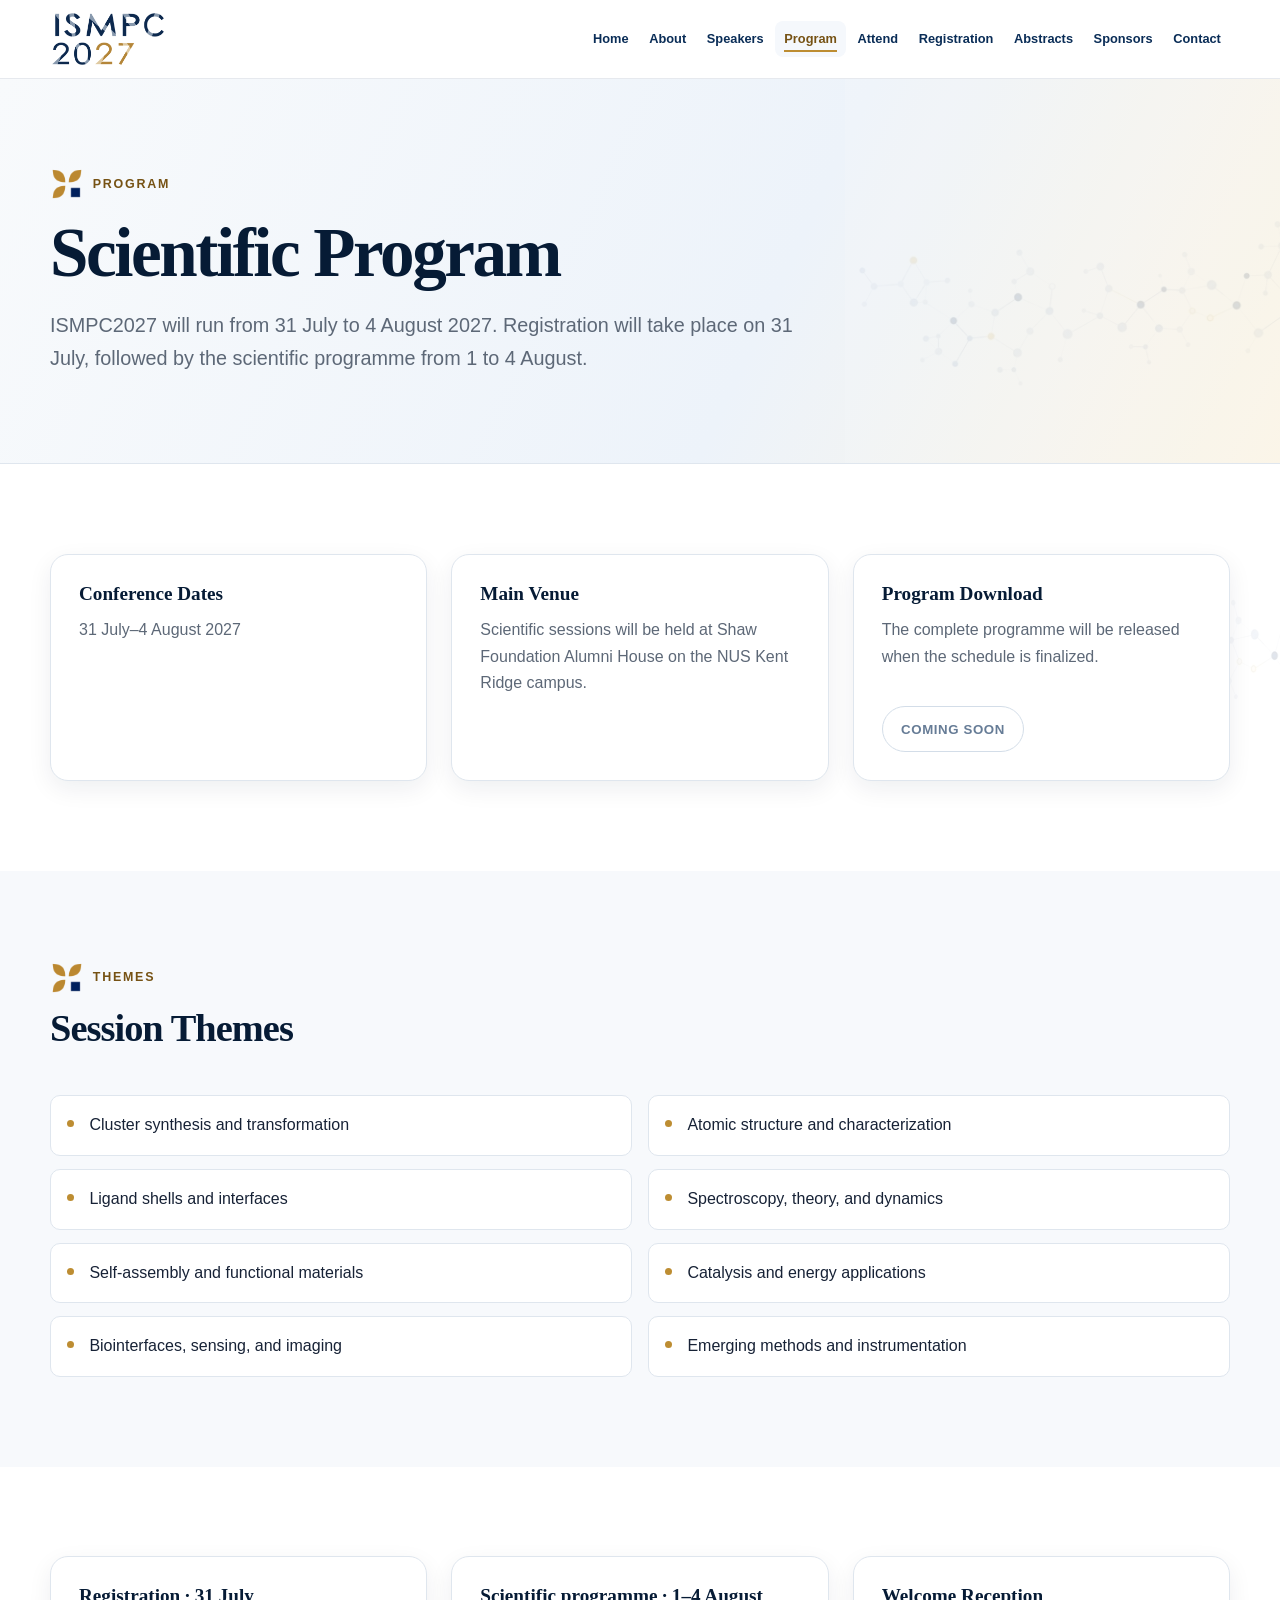
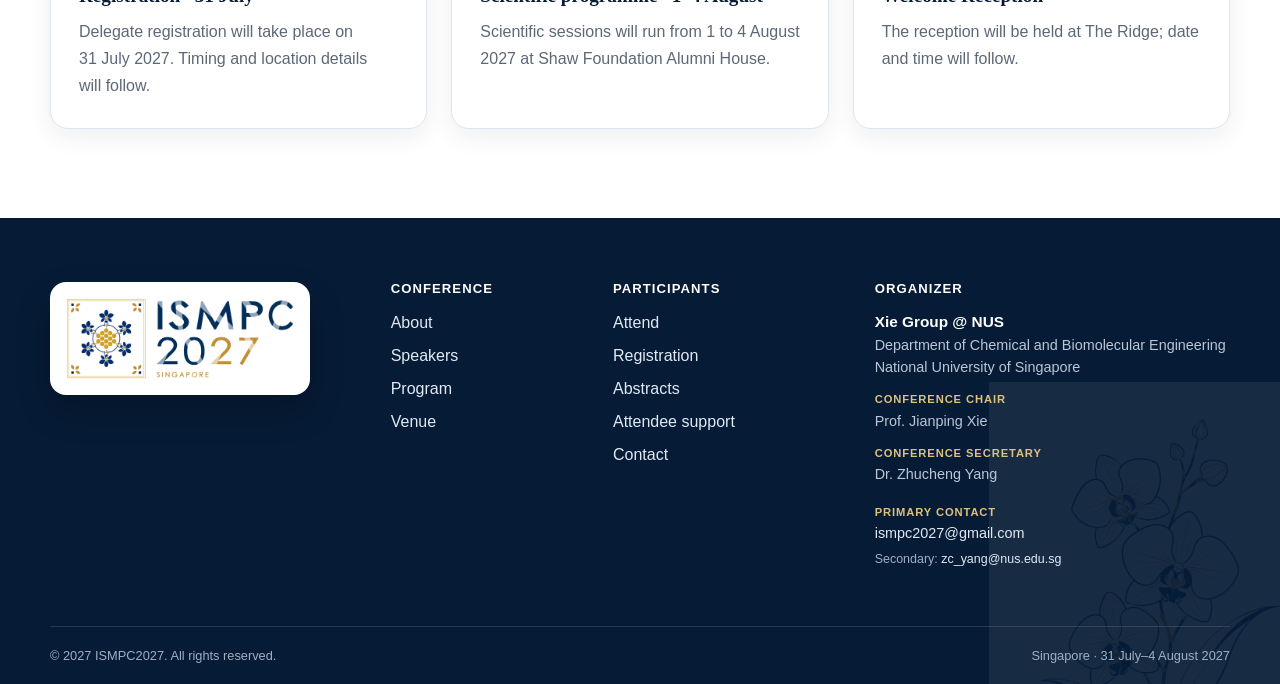
<file: program.html>
<!doctype html>
<html lang="en">
<head><meta charset="utf-8"><meta name="viewport" content="width=device-width, initial-scale=1"><title>Program | ISMPC2027</title><meta name="description" content="Program information for ISMPC2027."><link rel="icon" href="assets/optimized/favicon.png?v=20261005-tile1" type="image/png"><link rel="stylesheet" href="css/style.css?v=20261008-roster1"></head>
<body>
  <a class="skip-link" href="#main-content">Skip to content</a>
  <header class="site-header">
    <div class="container header-inner">
      <a class="logo-link" href="index.html" aria-label="ISMPC2027 home"><img class="logo-img--header" src="assets/optimized/logo-header.png" width="900" height="437" alt="ISMPC2027"></a>
      <button class="menu-toggle" type="button" aria-label="Open navigation menu" aria-expanded="false" aria-controls="site-nav"><span></span><span></span><span></span></button>
      <nav class="nav" id="site-nav" aria-label="Primary navigation">
        <a class="nav-link" href="index.html">Home</a><a class="nav-link" href="about.html">About</a><a class="nav-link" href="speakers.html">Speakers</a><a class="nav-link" href="program.html">Program</a><a class="nav-link" href="travel.html">Attend</a><a class="nav-link" href="registration.html">Registration</a><a class="nav-link" href="abstract.html">Abstracts</a><a class="nav-link" href="sponsors.html">Sponsors</a><a class="nav-link" href="contact.html">Contact</a>
      </nav>
    </div>
  </header>
  <main id="main-content">
    <section class="page-hero"><div class="container"><span class="section-kicker"><img class="section-kicker-icon" src="assets/optimized/section-mark.png" width="96" height="96" alt="">Program</span><h1>Scientific Program</h1><p>ISMPC2027 will run from 31 July to 4 August 2027. Registration will take place on 31 July, followed by the scientific programme from 1 to 4 August.</p></div></section>
    <section class="section section-with-ornament"><img class="section-ornament ornament-network" src="assets/optimized/molecular-network.jpg" width="520" height="520" alt=""><div class="container grid grid-3"><article class="card"><h3>Conference Dates</h3><p>31 July–4 August 2027</p></article><article class="card"><h3>Main Venue</h3><p>Scientific sessions will be held at Shaw Foundation Alumni House on the NUS Kent Ridge campus.</p></article><article class="card"><h3>Program Download</h3><p>The complete programme will be released when the schedule is finalized.</p><div class="button-row"><span class="btn btn-outline" aria-disabled="true">Coming soon</span></div></article></div></section>
    <section class="section section-soft"><div class="container"><div class="section-header"><span class="section-kicker"><img class="section-kicker-icon" src="assets/optimized/section-mark.png" width="96" height="96" alt="">Themes</span><h2>Session Themes</h2></div><ul class="topic-list"><li>Cluster synthesis and transformation</li><li>Atomic structure and characterization</li><li>Ligand shells and interfaces</li><li>Spectroscopy, theory, and dynamics</li><li>Self-assembly and functional materials</li><li>Catalysis and energy applications</li><li>Biointerfaces, sensing, and imaging</li><li>Emerging methods and instrumentation</li></ul></div></section>
    <section class="section"><div class="container grid grid-3"><article class="info-card"><h3>Registration · 31 July</h3><p>Delegate registration will take place on 31 July 2027. Timing and location details will follow.</p></article><article class="info-card"><h3>Scientific programme · 1–4 August</h3><p>Scientific sessions will run from 1 to 4 August 2027 at Shaw Foundation Alumni House.</p></article><article class="info-card"><h3>Welcome Reception</h3><p>The reception will be held at The Ridge; date and time will follow.</p></article></div></section>
  </main>
  <footer class="site-footer">
    <div class="container footer-main">
      <div class="footer-brand-wrap">
        <span class="footer-logo-panel"><img class="footer-logo-image" src="assets/optimized/logo-footer.png" width="1200" height="442" alt="ISMPC2027 Singapore"></span>
      </div>
      <div><h3>Conference</h3><ul><li><a href="about.html">About</a></li><li><a href="speakers.html">Speakers</a></li><li><a href="program.html">Program</a></li><li><a href="venue.html">Venue</a></li></ul></div>
      <div><h3>Participants</h3><ul><li><a href="travel.html">Attend</a></li><li><a href="registration.html">Registration</a></li><li><a href="abstract.html">Abstracts</a></li><li><a href="attendee.html">Attendee support</a></li><li><a href="contact.html">Contact</a></li></ul></div>
      <div class="footer-organizer"><h3>Organizer</h3><p><strong>Xie Group @ NUS</strong><br>Department of Chemical and Biomolecular Engineering<br>National University of Singapore</p><p><span class="footer-role">Conference chair</span><br>Prof. Jianping Xie</p><p><span class="footer-role">Conference secretary</span><br>Dr. Zhucheng Yang</p><p class="footer-contact"><span class="footer-role">Primary contact</span><br><a href="mailto:ismpc2027@gmail.com">ismpc2027@gmail.com</a><br><span class="footer-secondary-contact">Secondary: <a href="mailto:zc_yang@nus.edu.sg">zc_yang@nus.edu.sg</a></span></p></div>
    </div>
    <div class="container footer-bottom"><span>&copy; 2027 ISMPC2027. All rights reserved.</span><span>Singapore · 31 July–4 August 2027</span></div>
  </footer>
  <script src="js/main.js"></script>
</body></html>
</file>
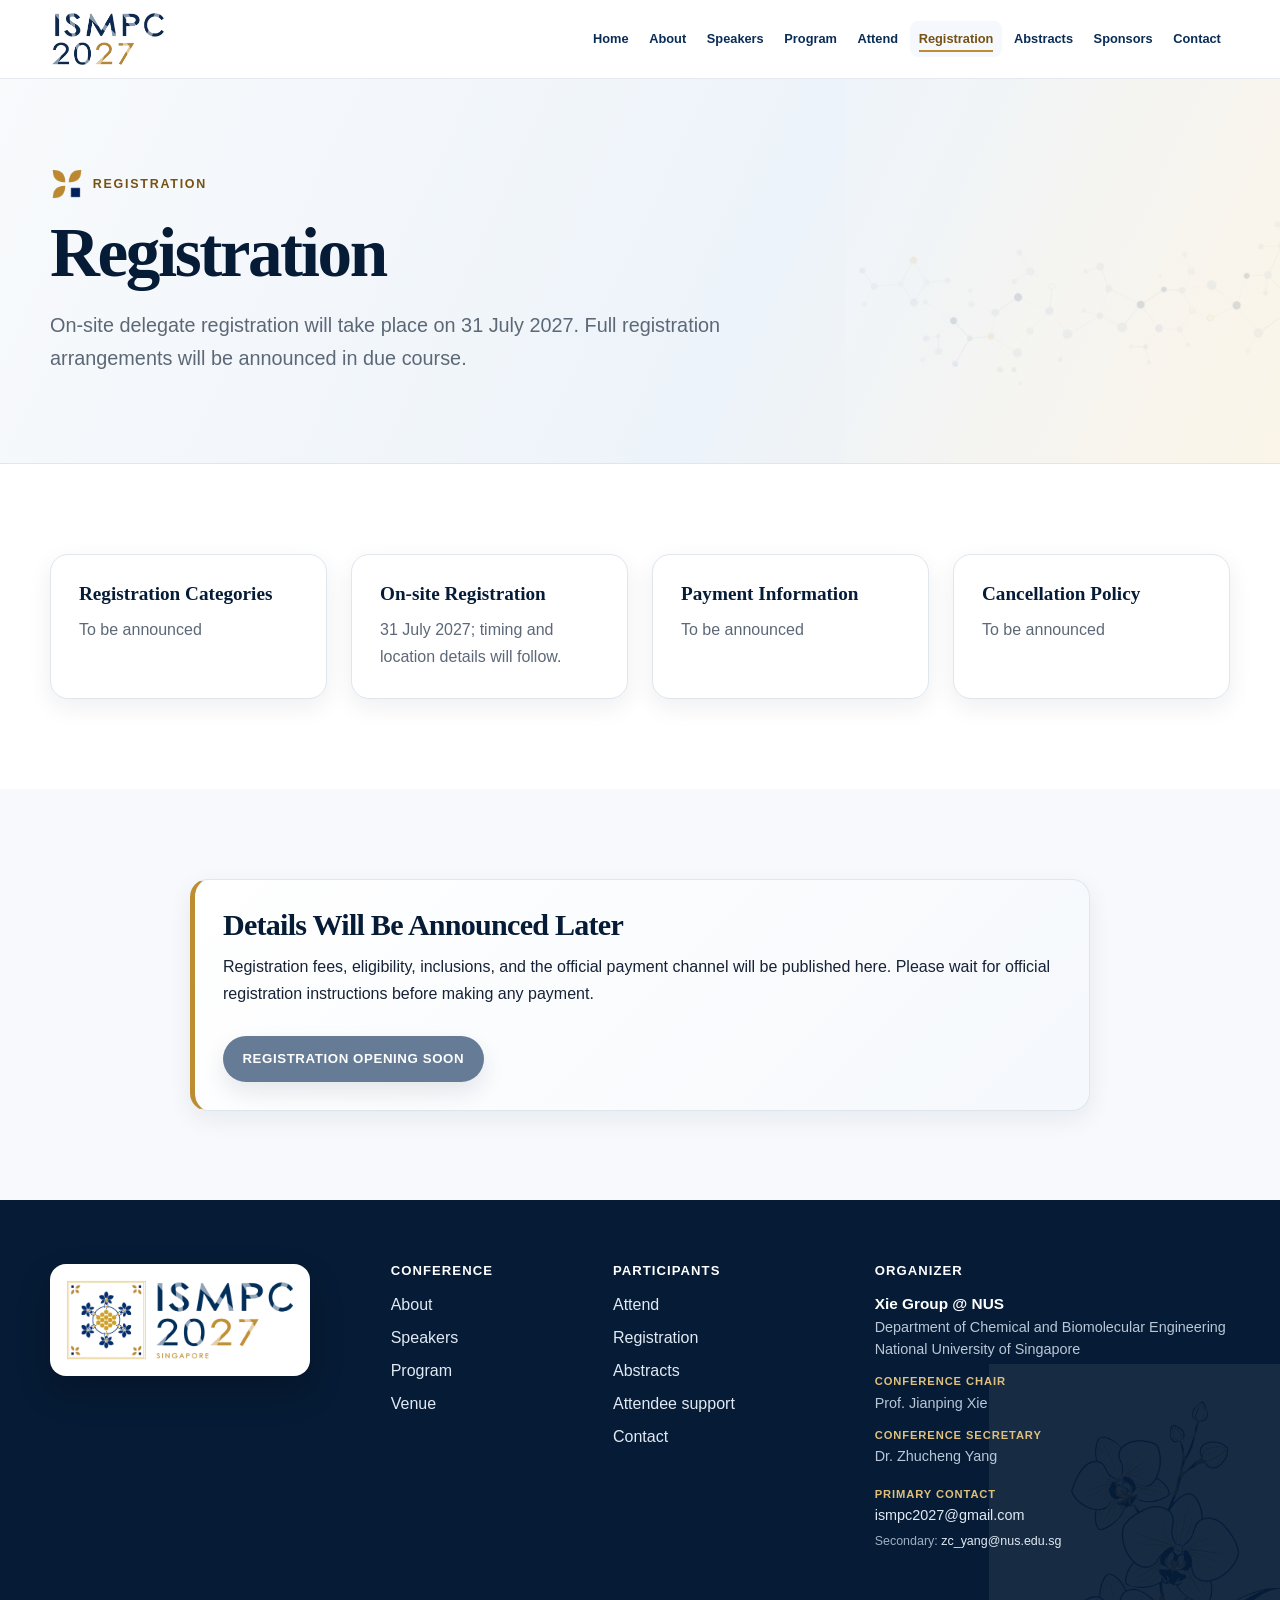
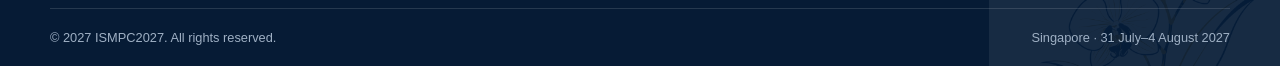
<file: registration.html>
<!doctype html>
<html lang="en">
<head><meta charset="utf-8"><meta name="viewport" content="width=device-width, initial-scale=1"><title>Registration | ISMPC2027</title><meta name="description" content="Registration information for ISMPC2027."><link rel="icon" href="assets/optimized/favicon.png?v=20261005-tile1" type="image/png"><link rel="stylesheet" href="css/style.css?v=20261008-roster1"></head>
<body>
  <a class="skip-link" href="#main-content">Skip to content</a>
  <header class="site-header">
    <div class="container header-inner">
      <a class="logo-link" href="index.html" aria-label="ISMPC2027 home"><img class="logo-img--header" src="assets/optimized/logo-header.png" width="900" height="437" alt="ISMPC2027"></a>
      <button class="menu-toggle" type="button" aria-label="Open navigation menu" aria-expanded="false" aria-controls="site-nav"><span></span><span></span><span></span></button>
      <nav class="nav" id="site-nav" aria-label="Primary navigation">
        <a class="nav-link" href="index.html">Home</a><a class="nav-link" href="about.html">About</a><a class="nav-link" href="speakers.html">Speakers</a><a class="nav-link" href="program.html">Program</a><a class="nav-link" href="travel.html">Attend</a><a class="nav-link" href="registration.html">Registration</a><a class="nav-link" href="abstract.html">Abstracts</a><a class="nav-link" href="sponsors.html">Sponsors</a><a class="nav-link" href="contact.html">Contact</a>
      </nav>
    </div>
  </header>
  <main id="main-content">
    <section class="page-hero"><div class="container"><span class="section-kicker"><img class="section-kicker-icon" src="assets/optimized/section-mark.png" width="96" height="96" alt="">Registration</span><h1>Registration</h1><p>On-site delegate registration will take place on 31 July 2027. Full registration arrangements will be announced in due course.</p></div></section>
    <section class="section"><div class="container grid grid-4"><article class="info-card"><h3>Registration Categories</h3><p>To be announced</p></article><article class="info-card"><h3>On-site Registration</h3><p>31 July 2027; timing and location details will follow.</p></article><article class="info-card"><h3>Payment Information</h3><p>To be announced</p></article><article class="info-card"><h3>Cancellation Policy</h3><p>To be announced</p></article></div></section>
    <section class="section section-soft"><div class="container notice"><h2>Details Will Be Announced Later</h2><p>Registration fees, eligibility, inclusions, and the official payment channel will be published here. Please wait for official registration instructions before making any payment.</p><div class="button-row"><span class="btn btn-primary" aria-disabled="true">Registration opening soon</span></div></div></section>
  </main>
  <footer class="site-footer">
    <div class="container footer-main">
      <div class="footer-brand-wrap">
        <span class="footer-logo-panel"><img class="footer-logo-image" src="assets/optimized/logo-footer.png" width="1200" height="442" alt="ISMPC2027 Singapore"></span>
      </div>
      <div><h3>Conference</h3><ul><li><a href="about.html">About</a></li><li><a href="speakers.html">Speakers</a></li><li><a href="program.html">Program</a></li><li><a href="venue.html">Venue</a></li></ul></div>
      <div><h3>Participants</h3><ul><li><a href="travel.html">Attend</a></li><li><a href="registration.html">Registration</a></li><li><a href="abstract.html">Abstracts</a></li><li><a href="attendee.html">Attendee support</a></li><li><a href="contact.html">Contact</a></li></ul></div>
      <div class="footer-organizer"><h3>Organizer</h3><p><strong>Xie Group @ NUS</strong><br>Department of Chemical and Biomolecular Engineering<br>National University of Singapore</p><p><span class="footer-role">Conference chair</span><br>Prof. Jianping Xie</p><p><span class="footer-role">Conference secretary</span><br>Dr. Zhucheng Yang</p><p class="footer-contact"><span class="footer-role">Primary contact</span><br><a href="mailto:ismpc2027@gmail.com">ismpc2027@gmail.com</a><br><span class="footer-secondary-contact">Secondary: <a href="mailto:zc_yang@nus.edu.sg">zc_yang@nus.edu.sg</a></span></p></div>
    </div>
    <div class="container footer-bottom"><span>&copy; 2027 ISMPC2027. All rights reserved.</span><span>Singapore · 31 July–4 August 2027</span></div>
  </footer>
  <script src="js/main.js"></script>
</body></html>
</file>
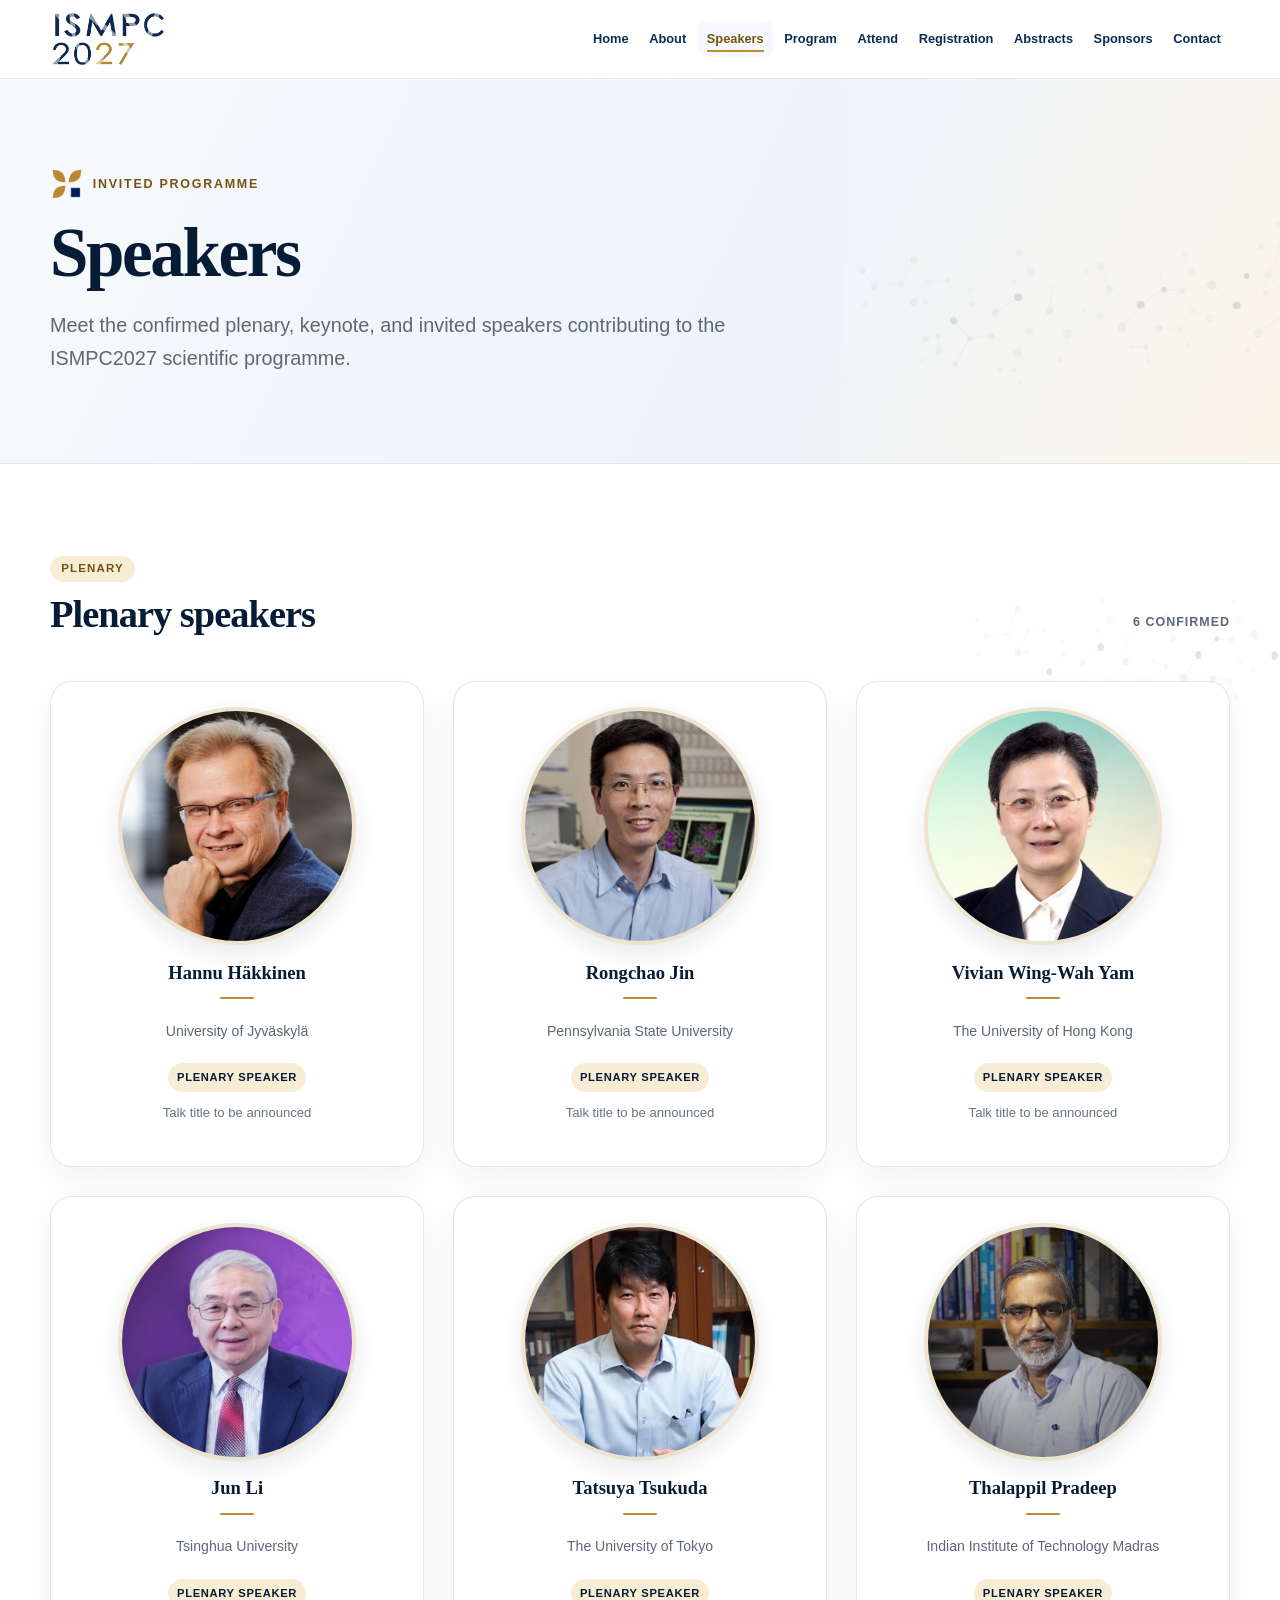
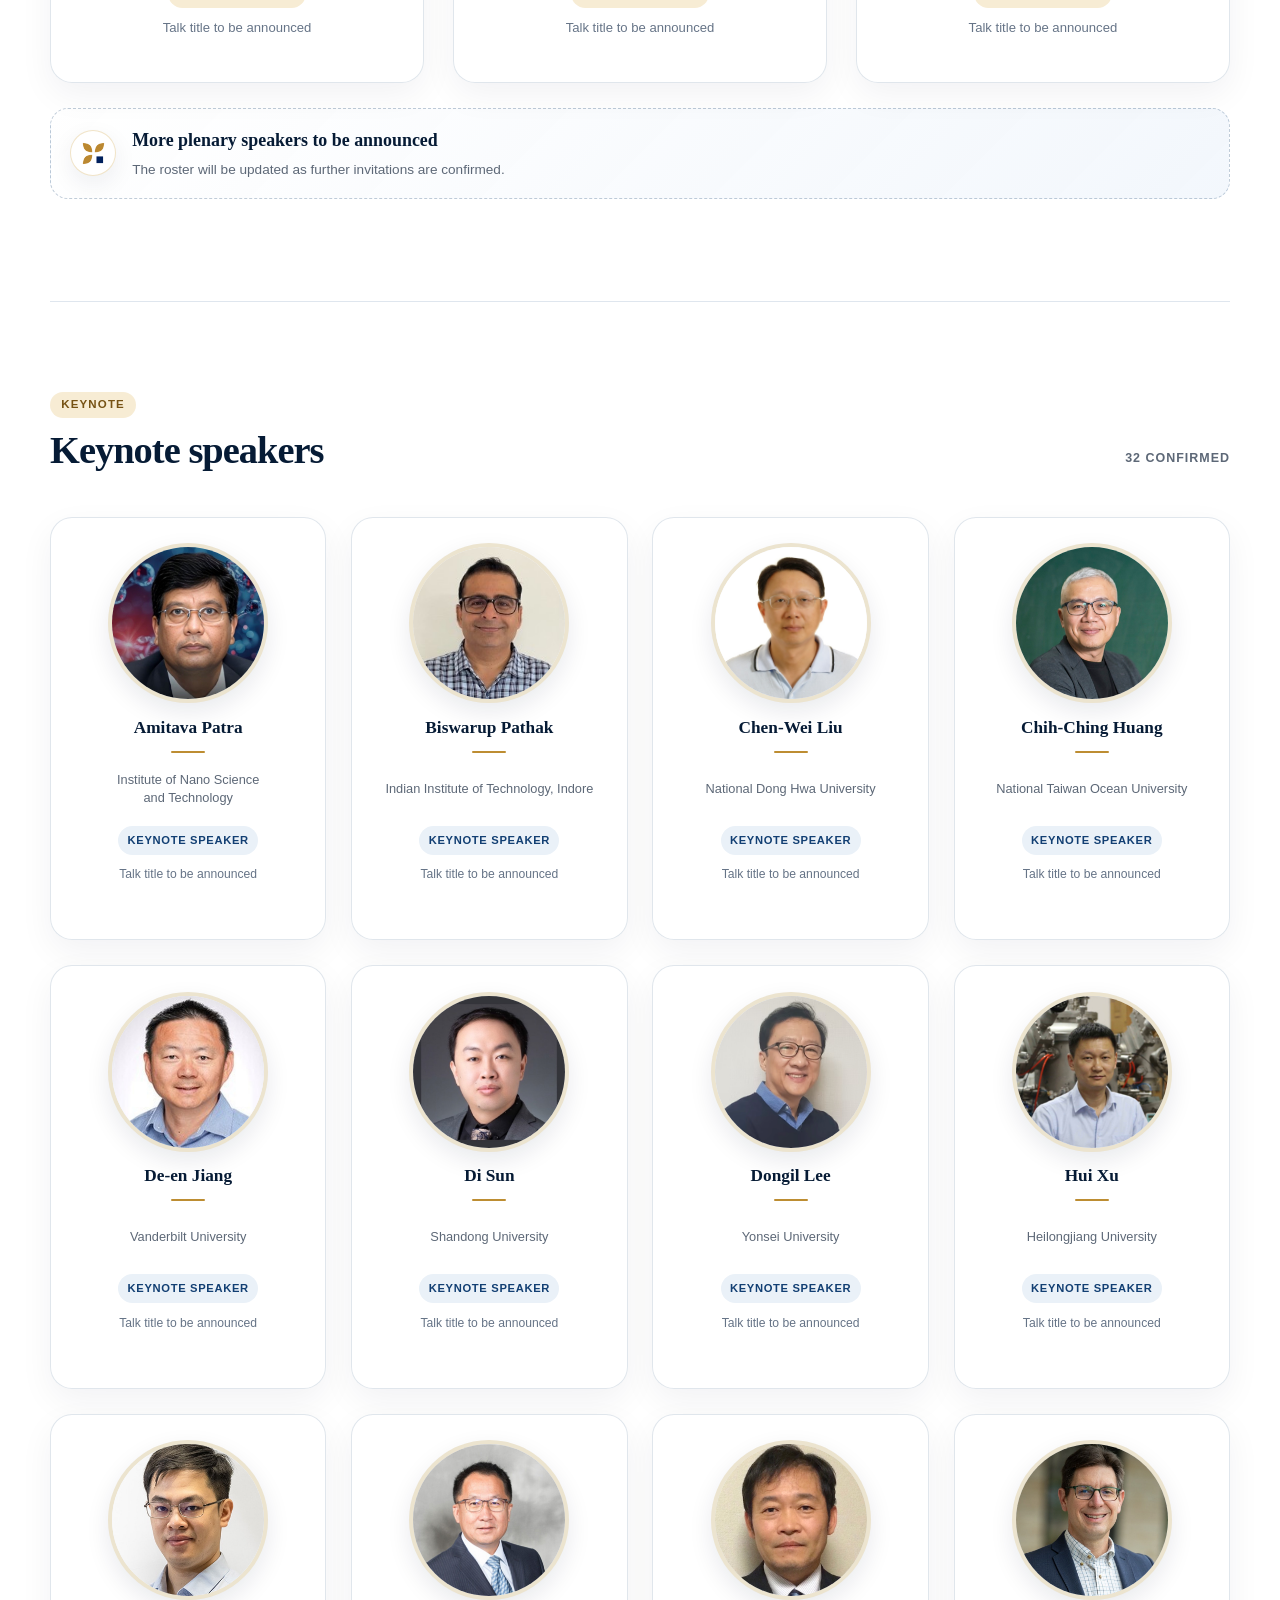
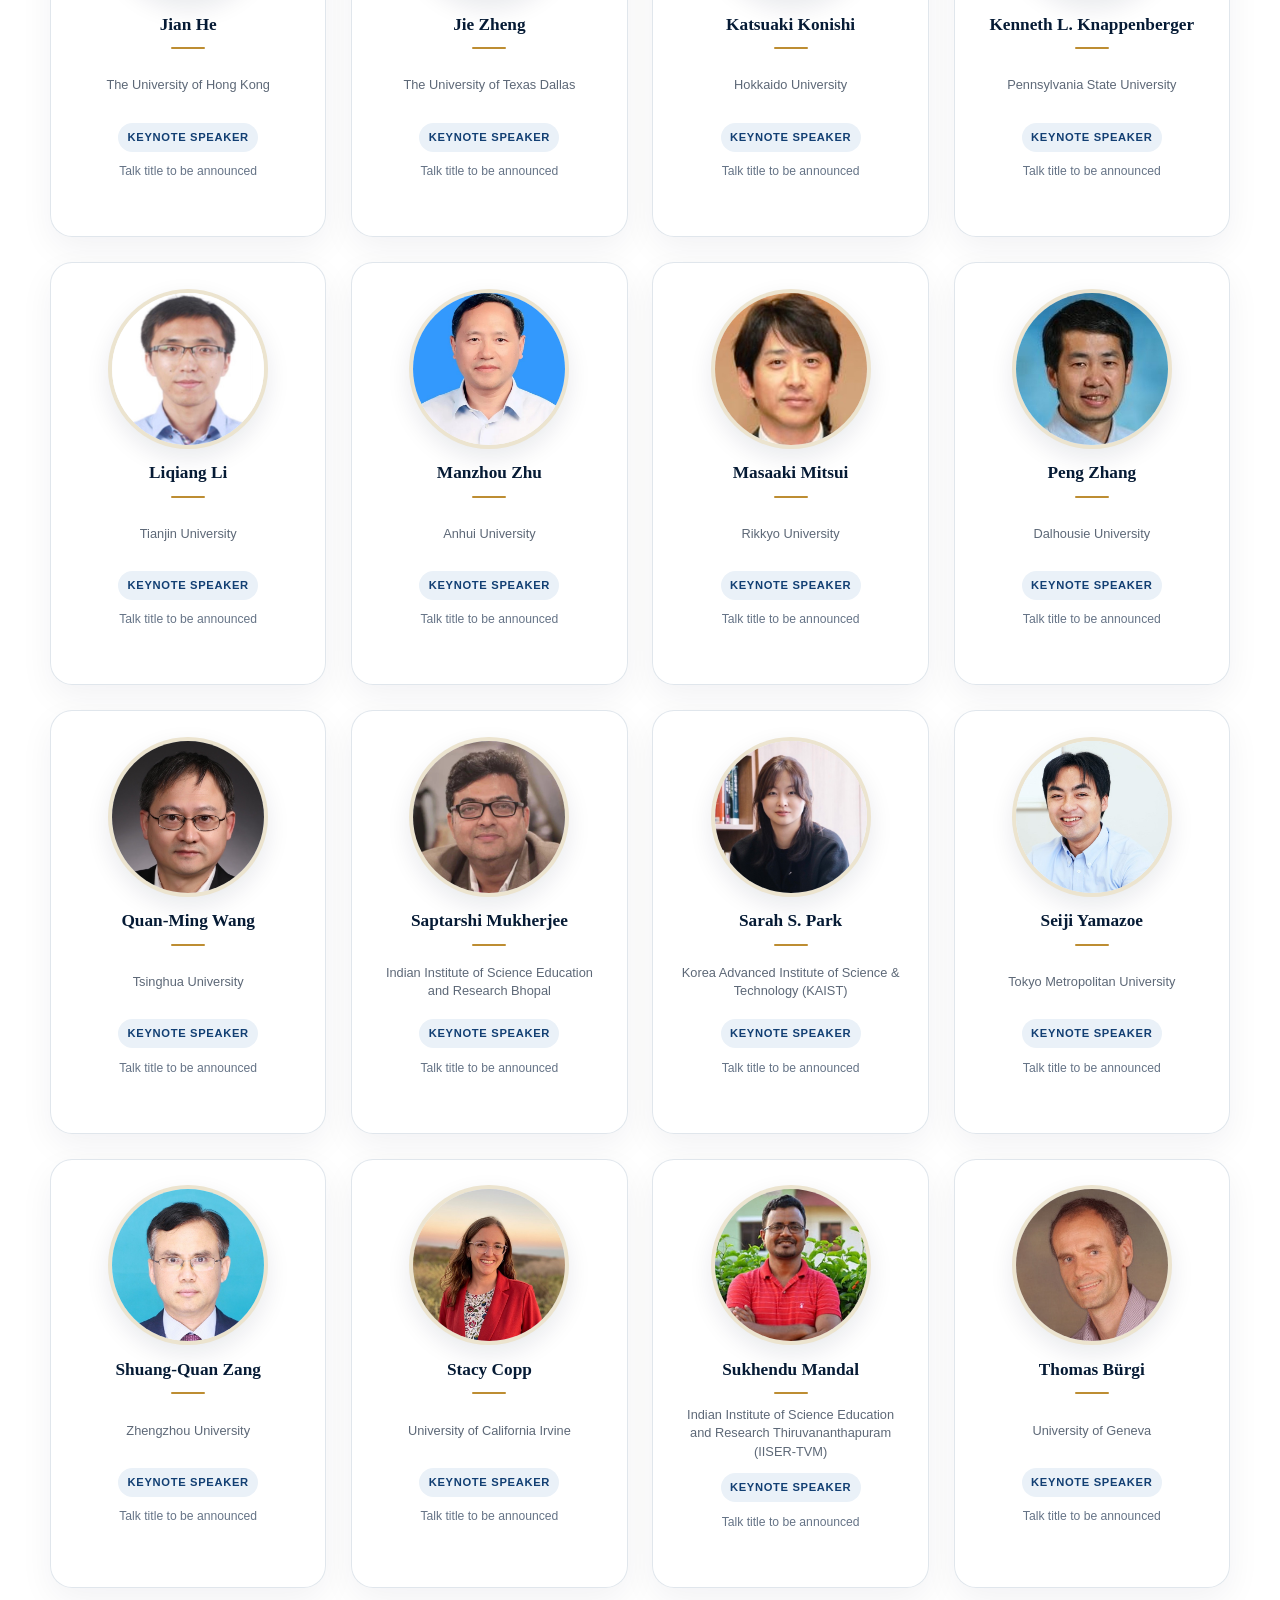
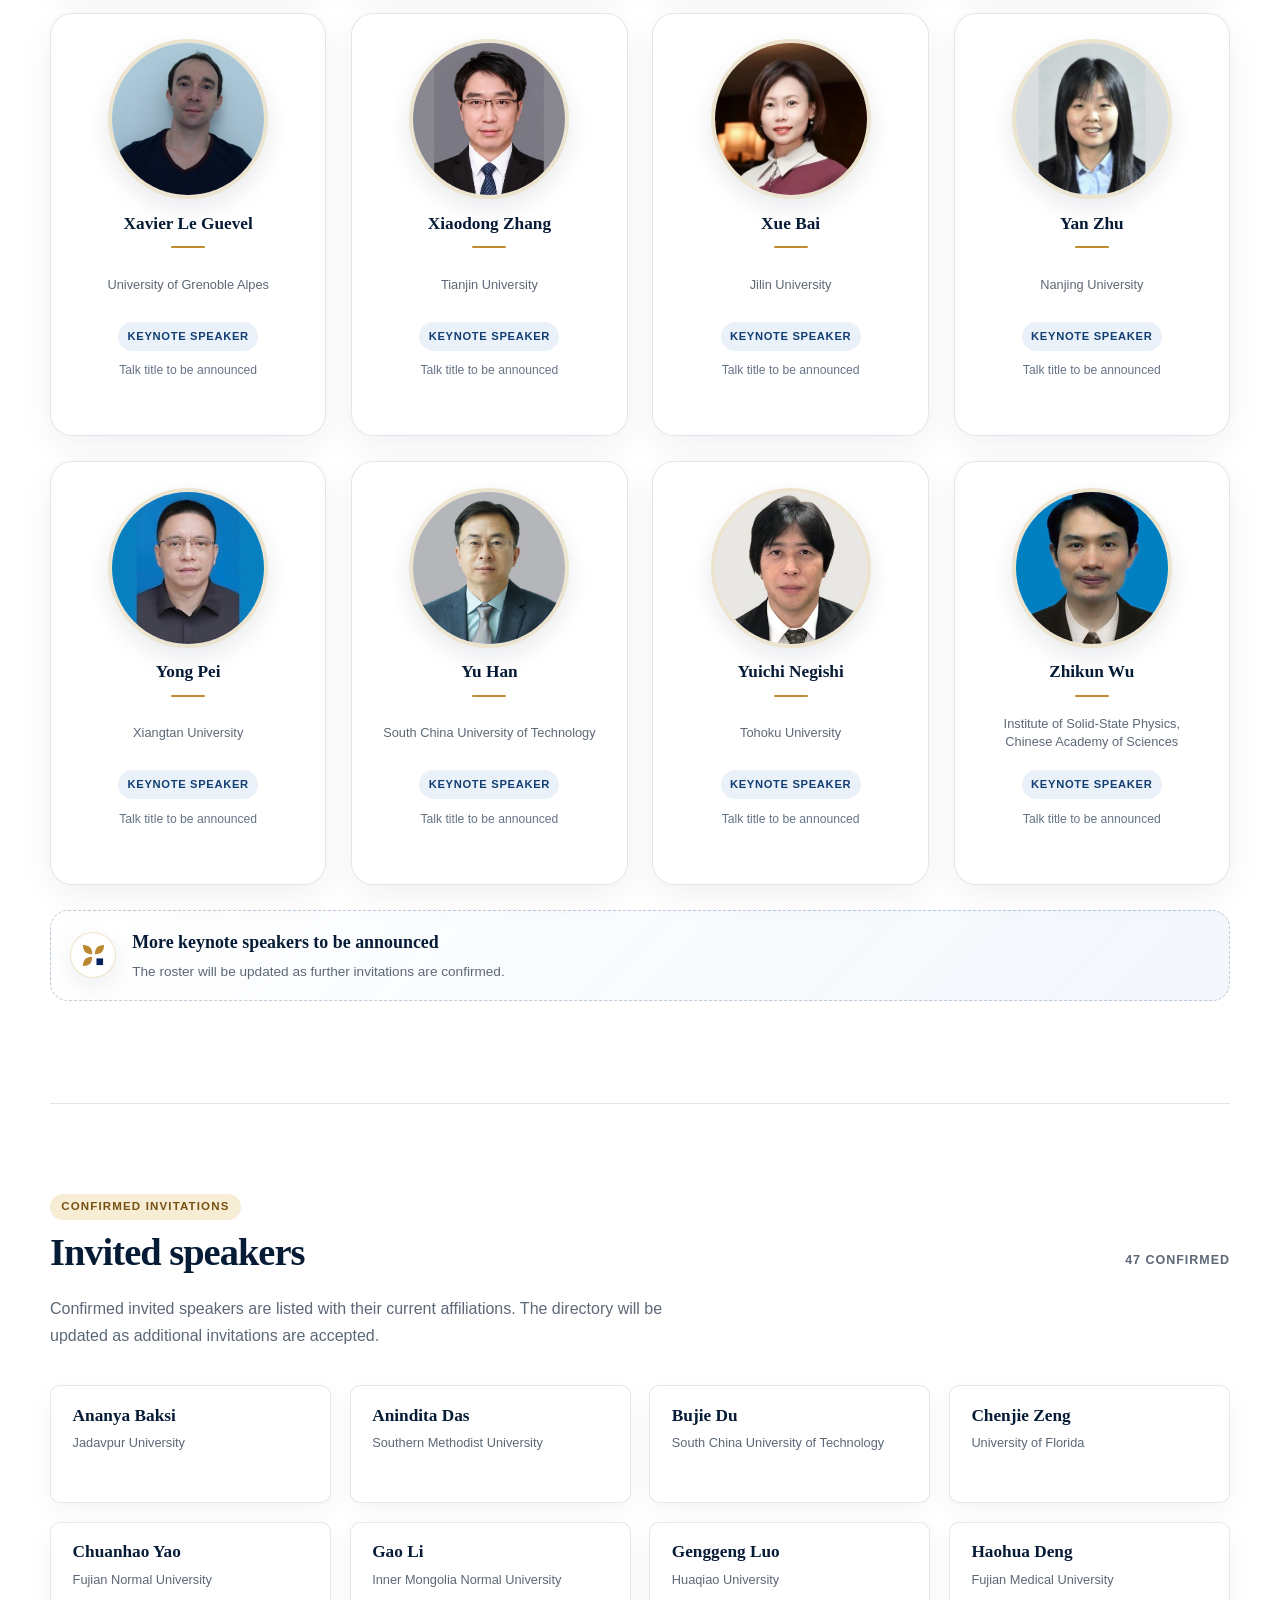
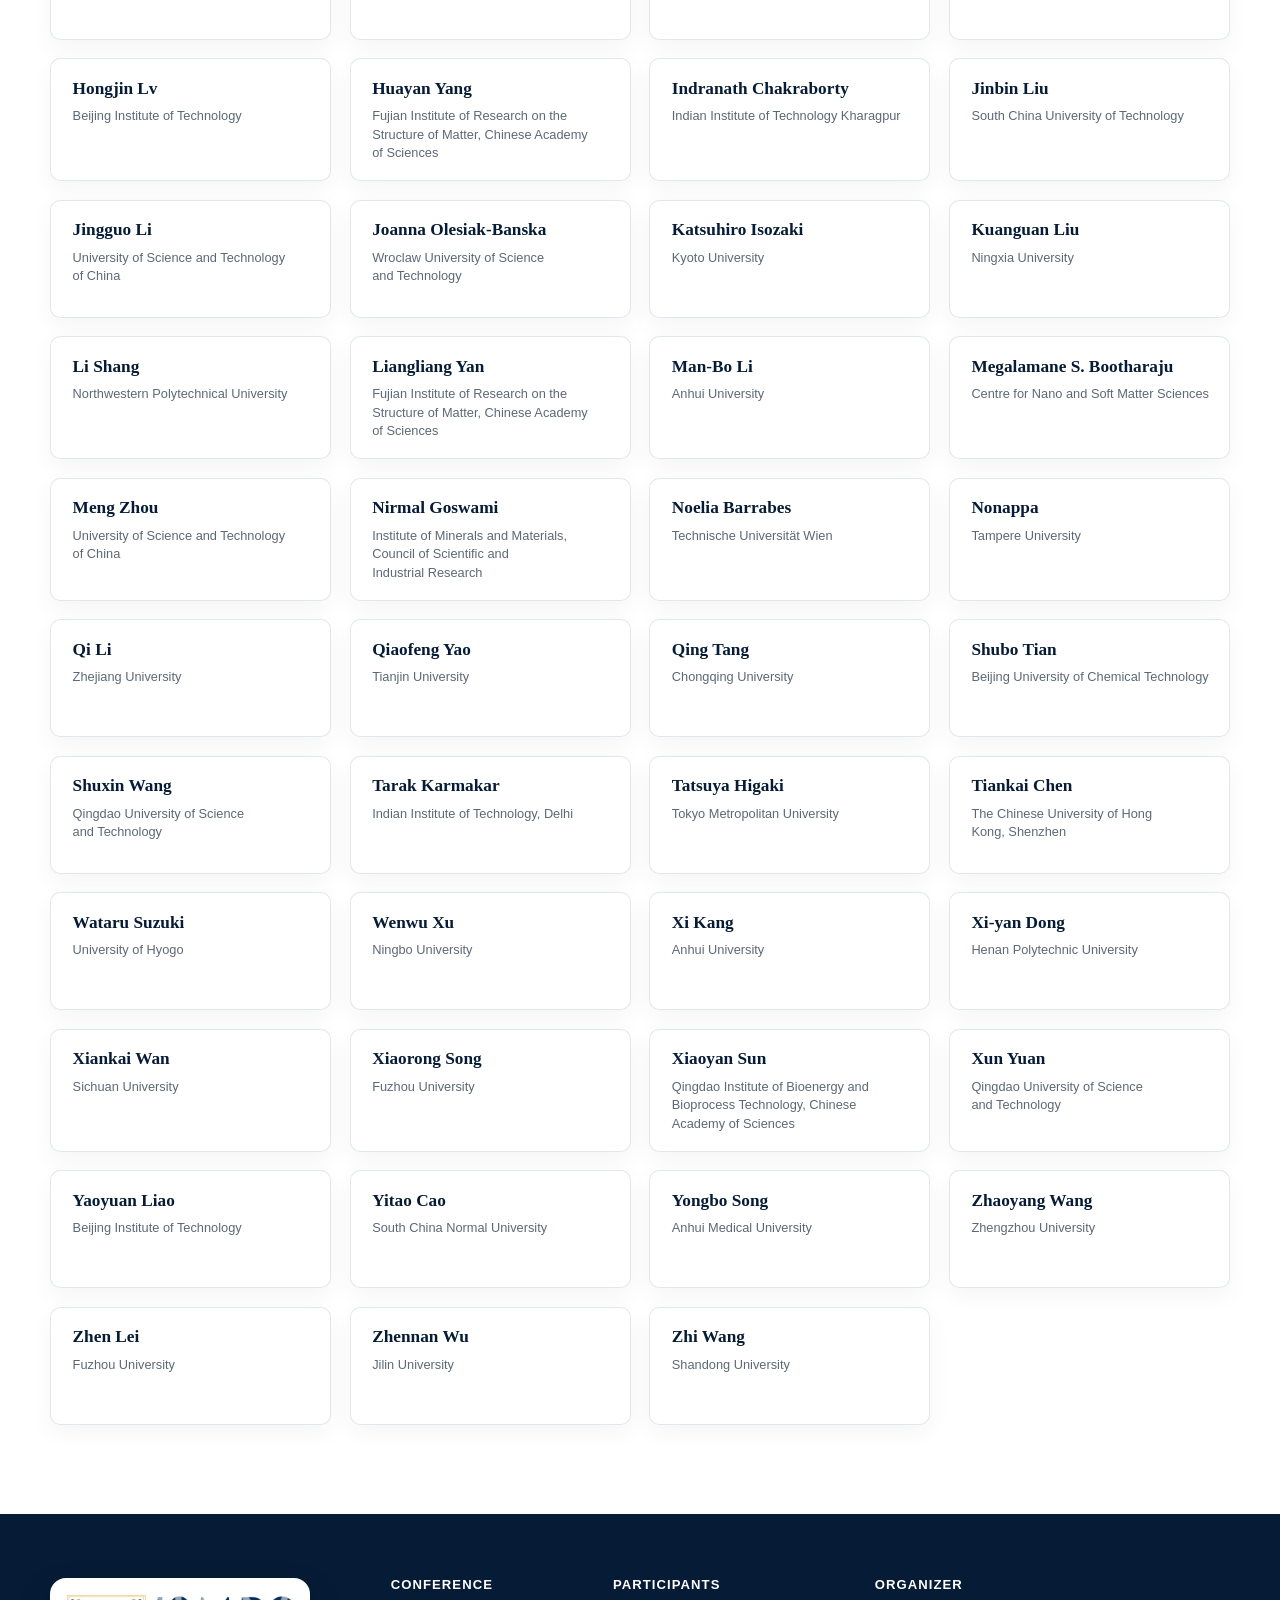
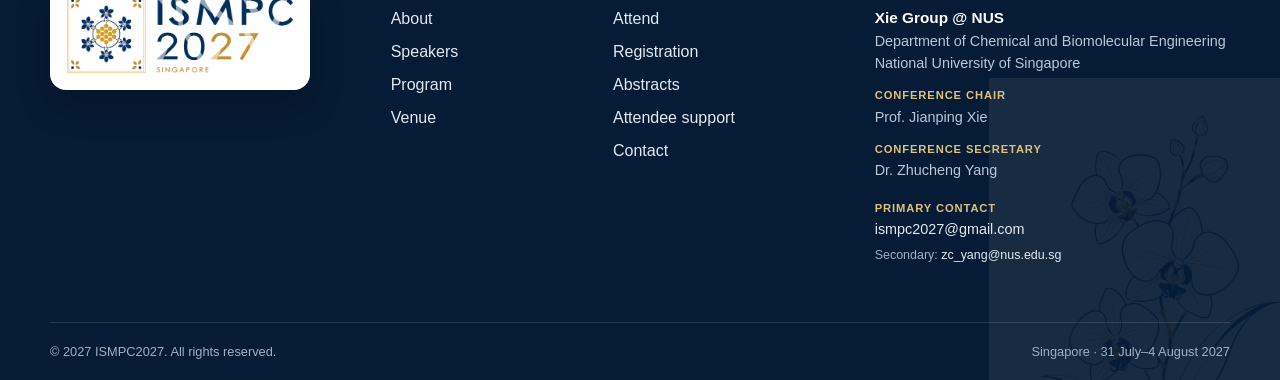
<file: speakers.html>
<!doctype html>
<html lang="en">
<head>
  <meta charset="utf-8">
  <meta name="viewport" content="width=device-width, initial-scale=1">
  <meta name="description" content="Confirmed plenary, keynote, and invited speakers for ISMPC2027 in Singapore.">
  <title>Speakers | ISMPC2027</title>
  <link rel="icon" href="assets/optimized/favicon.png?v=20261005-tile1" type="image/png"><link rel="stylesheet" href="css/style.css?v=20261008-roster1">
</head>
<body>
  <a class="skip-link" href="#main-content">Skip to content</a>
  <header class="site-header">
    <div class="container header-inner">
      <a class="logo-link" href="index.html" aria-label="ISMPC2027 home"><img class="logo-img--header" src="assets/optimized/logo-header.png" width="900" height="437" alt="ISMPC2027 Singapore"></a>
      <button class="menu-toggle" type="button" aria-label="Open navigation menu" aria-expanded="false" aria-controls="site-nav"><span></span><span></span><span></span></button>
      <nav class="nav" id="site-nav" aria-label="Primary navigation">
        <a class="nav-link" href="index.html">Home</a><a class="nav-link" href="about.html">About</a><a class="nav-link" href="speakers.html">Speakers</a><a class="nav-link" href="program.html">Program</a><a class="nav-link" href="travel.html">Attend</a><a class="nav-link" href="registration.html">Registration</a><a class="nav-link" href="abstract.html">Abstracts</a><a class="nav-link" href="sponsors.html">Sponsors</a><a class="nav-link" href="contact.html">Contact</a>
      </nav>
    </div>
  </header>

  <main id="main-content">
    <section class="page-hero">
      <div class="container">
        <span class="section-kicker"><img class="section-kicker-icon" src="assets/optimized/section-mark.png" width="96" height="96" alt="">Invited programme</span>
        <h1>Speakers</h1>
        <p>Meet the confirmed plenary, keynote, and invited speakers contributing to the ISMPC2027 scientific programme.</p>
      </div>
    </section>

    <section class="section section-with-ornament speaker-directory">
      <img class="section-ornament ornament-network" src="assets/optimized/molecular-network.jpg" width="520" height="520" alt="">
      <div class="container">
        <div class="speaker-group" id="plenary-speakers">
          <div class="speaker-group__heading">
            <div><p class="eyebrow">Plenary</p><h2>Plenary speakers</h2></div>
            <span data-speaker-count="plenary">6 confirmed</span>
          </div>
          <div class="plenary-grid" data-speaker-role="plenary" aria-busy="true"></div>
          <aside class="speaker-more" aria-label="More plenary speakers will be announced">
            <span class="speaker-more__mark" aria-hidden="true"><img src="assets/optimized/section-mark.png" width="96" height="96" alt=""></span>
            <div><strong>More plenary speakers to be announced</strong><p>The roster will be updated as further invitations are confirmed.</p></div>
          </aside>
        </div>

        <div class="speaker-group" id="keynote-speakers">
          <div class="speaker-group__heading">
            <div><p class="eyebrow">Keynote</p><h2>Keynote speakers</h2></div>
            <span data-speaker-count="keynote">30 confirmed</span>
          </div>
          <div class="keynote-grid" data-speaker-role="keynote" aria-busy="true"></div>
          <aside class="speaker-more" aria-label="More keynote speakers will be announced">
            <span class="speaker-more__mark" aria-hidden="true"><img src="assets/optimized/section-mark.png" width="96" height="96" alt=""></span>
            <div><strong>More keynote speakers to be announced</strong><p>The roster will be updated as further invitations are confirmed.</p></div>
          </aside>
        </div>

        <div class="speaker-group speaker-group--invited" id="invited-speakers">
          <div class="speaker-group__heading">
            <div><p class="eyebrow">Confirmed invitations</p><h2>Invited speakers</h2></div>
            <span data-invited-count>47 confirmed</span>
          </div>
          <p class="speaker-group__intro">Confirmed invited speakers are listed with their current affiliations. The directory will be updated as additional invitations are accepted.</p>
          <div class="invited-speaker-grid" data-invited-speakers aria-busy="true"></div>
        </div>
        <noscript><p class="render-note">JavaScript is required to display the speaker directory.</p></noscript>
      </div>
    </section>
  </main>

  <footer class="site-footer">
    <div class="container footer-main">
      <div class="footer-brand-wrap">
        <span class="footer-logo-panel"><img class="footer-logo-image" src="assets/optimized/logo-footer.png" width="1200" height="442" alt="ISMPC2027 Singapore"></span>
      </div>
      <div><h3>Conference</h3><ul><li><a href="about.html">About</a></li><li><a href="speakers.html">Speakers</a></li><li><a href="program.html">Program</a></li><li><a href="venue.html">Venue</a></li></ul></div>
      <div><h3>Participants</h3><ul><li><a href="travel.html">Attend</a></li><li><a href="registration.html">Registration</a></li><li><a href="abstract.html">Abstracts</a></li><li><a href="attendee.html">Attendee support</a></li><li><a href="contact.html">Contact</a></li></ul></div>
      <div class="footer-organizer"><h3>Organizer</h3><p><strong>Xie Group @ NUS</strong><br>Department of Chemical and Biomolecular Engineering<br>National University of Singapore</p><p><span class="footer-role">Conference chair</span><br>Prof. Jianping Xie</p><p><span class="footer-role">Conference secretary</span><br>Dr. Zhucheng Yang</p><p class="footer-contact"><span class="footer-role">Primary contact</span><br><a href="mailto:ismpc2027@gmail.com">ismpc2027@gmail.com</a><br><span class="footer-secondary-contact">Secondary: <a href="mailto:zc_yang@nus.edu.sg">zc_yang@nus.edu.sg</a></span></p></div>
    </div>
    <div class="container footer-bottom"><span>&copy; 2027 ISMPC2027. All rights reserved.</span><span>Singapore · 31 July–4 August 2027</span></div>
  </footer>

  <script src="js/main.js"></script>
  <script src="js/speakers.js?v=20261008-roster1"></script>
</body>
</html>
</file>
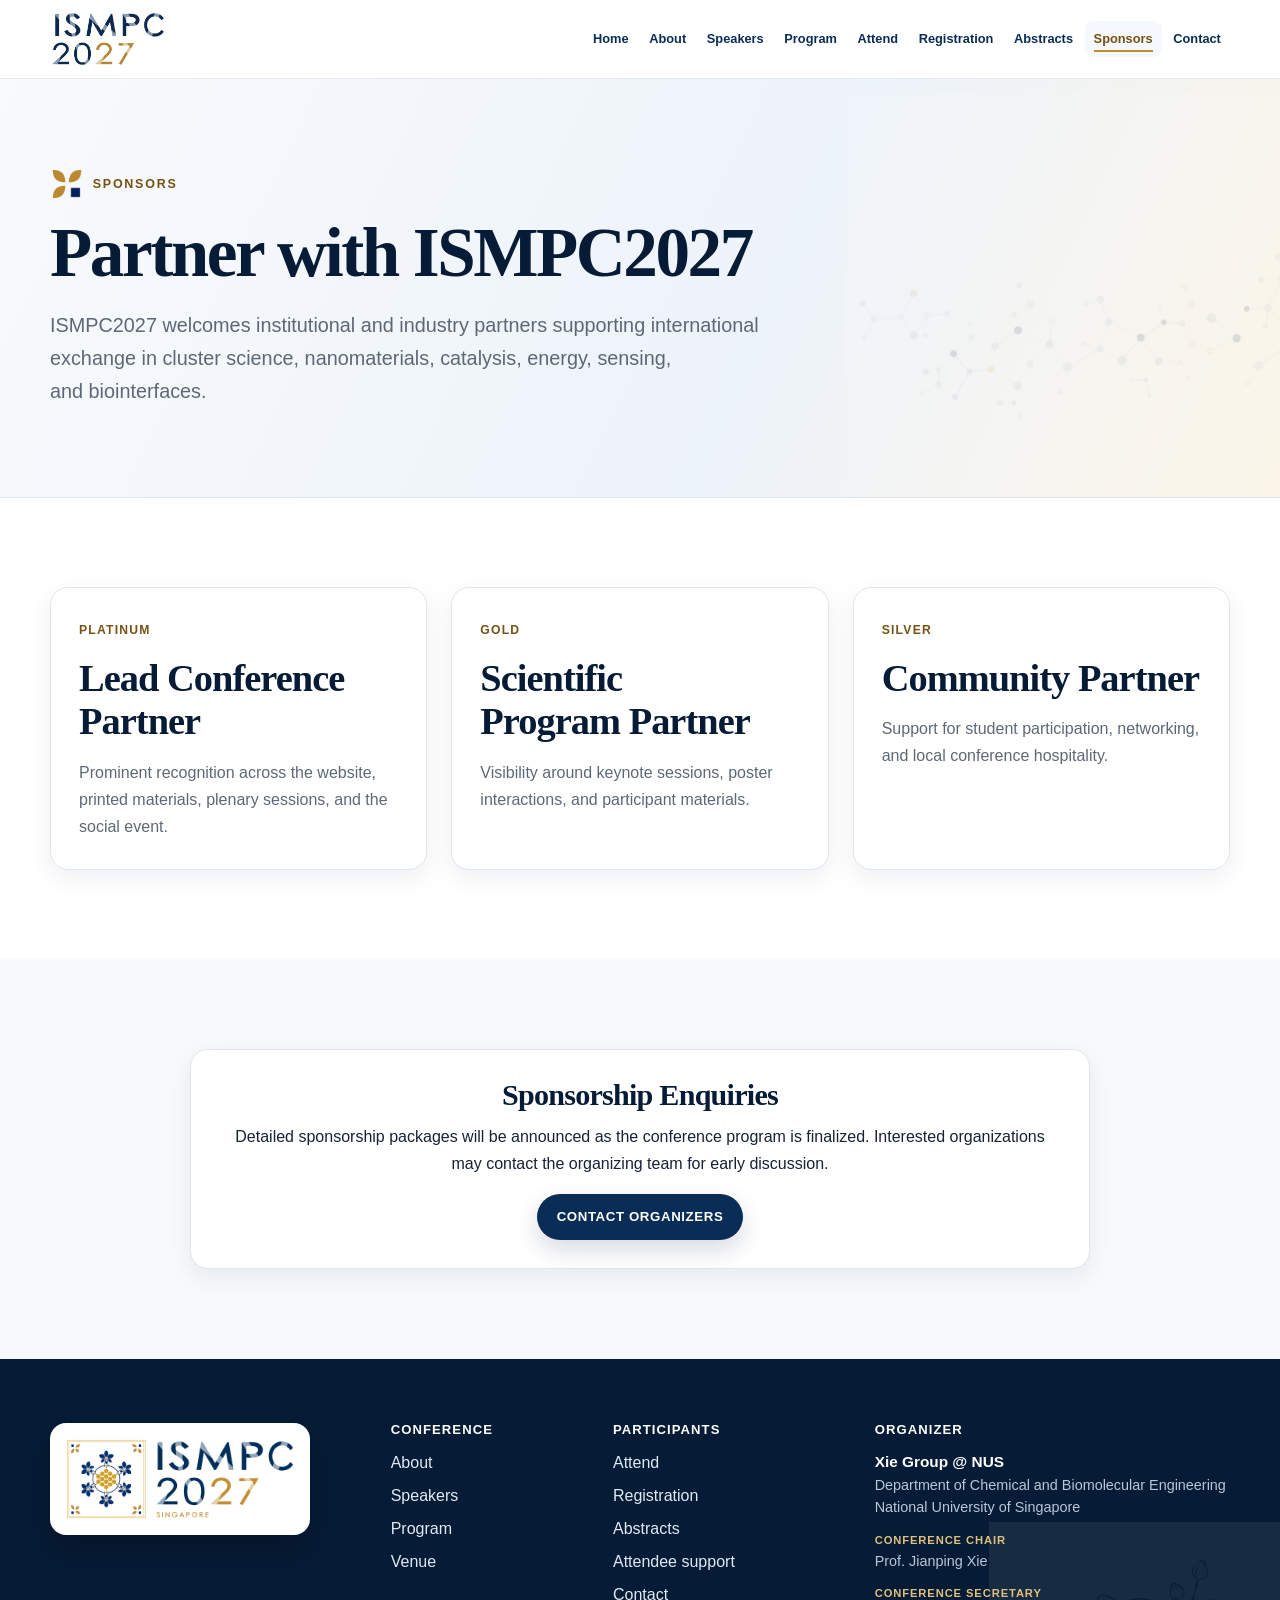
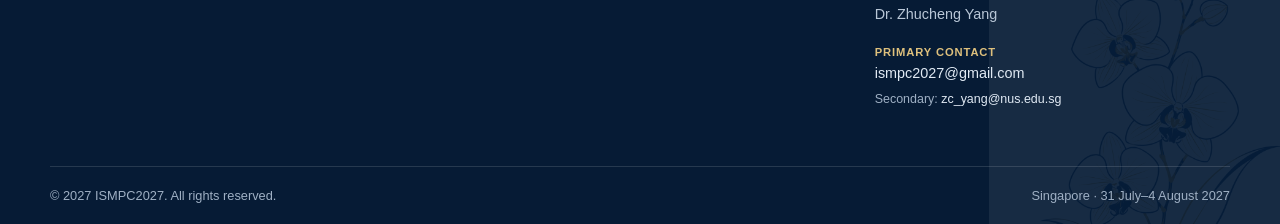
<file: sponsors.html>
<!doctype html>
<html lang="en">
<head><meta charset="utf-8"><meta name="viewport" content="width=device-width, initial-scale=1"><title>Sponsors | ISMPC2027</title><meta name="description" content="Sponsorship information for ISMPC2027."><link rel="icon" href="assets/optimized/favicon.png?v=20261005-tile1" type="image/png"><link rel="stylesheet" href="css/style.css?v=20261008-roster1"></head>
<body>
  <a class="skip-link" href="#main-content">Skip to content</a>
  <header class="site-header">
    <div class="container header-inner">
      <a class="logo-link" href="index.html" aria-label="ISMPC2027 home"><img class="logo-img--header" src="assets/optimized/logo-header.png" width="900" height="437" alt="ISMPC2027"></a>
      <button class="menu-toggle" type="button" aria-label="Open navigation menu" aria-expanded="false" aria-controls="site-nav"><span></span><span></span><span></span></button>
      <nav class="nav" id="site-nav" aria-label="Primary navigation">
        <a class="nav-link" href="index.html">Home</a><a class="nav-link" href="about.html">About</a><a class="nav-link" href="speakers.html">Speakers</a><a class="nav-link" href="program.html">Program</a><a class="nav-link" href="travel.html">Attend</a><a class="nav-link" href="registration.html">Registration</a><a class="nav-link" href="abstract.html">Abstracts</a><a class="nav-link" href="sponsors.html">Sponsors</a><a class="nav-link" href="contact.html">Contact</a>
      </nav>
    </div>
  </header>
  <main id="main-content">
    <section class="page-hero"><div class="container"><span class="section-kicker"><img class="section-kicker-icon" src="assets/optimized/section-mark.png" width="96" height="96" alt="">Sponsors</span><h1>Partner with ISMPC2027</h1><p>ISMPC2027 welcomes institutional and industry partners supporting international exchange in cluster science, nanomaterials, catalysis, energy, sensing, and biointerfaces.</p></div></section>
    <section class="section"><div class="container sponsor-page-grid"><article class="sponsor-tier"><span>Platinum</span><h2>Lead Conference Partner</h2><p>Prominent recognition across the website, printed materials, plenary sessions, and the social event.</p></article><article class="sponsor-tier"><span>Gold</span><h2>Scientific Program Partner</h2><p>Visibility around keynote sessions, poster interactions, and participant materials.</p></article><article class="sponsor-tier"><span>Silver</span><h2>Community Partner</h2><p>Support for student participation, networking, and local conference hospitality.</p></article></div></section>
    <section class="section section-soft"><div class="container sponsor-contact-panel"><h2>Sponsorship Enquiries</h2><p>Detailed sponsorship packages will be announced as the conference program is finalized. Interested organizations may contact the organizing team for early discussion.</p><a class="btn btn-primary" href="contact.html">Contact Organizers</a></div></section>
  </main>
  <footer class="site-footer">
    <div class="container footer-main">
      <div class="footer-brand-wrap">
        <span class="footer-logo-panel"><img class="footer-logo-image" src="assets/optimized/logo-footer.png" width="1200" height="442" alt="ISMPC2027 Singapore"></span>
      </div>
      <div><h3>Conference</h3><ul><li><a href="about.html">About</a></li><li><a href="speakers.html">Speakers</a></li><li><a href="program.html">Program</a></li><li><a href="venue.html">Venue</a></li></ul></div>
      <div><h3>Participants</h3><ul><li><a href="travel.html">Attend</a></li><li><a href="registration.html">Registration</a></li><li><a href="abstract.html">Abstracts</a></li><li><a href="attendee.html">Attendee support</a></li><li><a href="contact.html">Contact</a></li></ul></div>
      <div class="footer-organizer"><h3>Organizer</h3><p><strong>Xie Group @ NUS</strong><br>Department of Chemical and Biomolecular Engineering<br>National University of Singapore</p><p><span class="footer-role">Conference chair</span><br>Prof. Jianping Xie</p><p><span class="footer-role">Conference secretary</span><br>Dr. Zhucheng Yang</p><p class="footer-contact"><span class="footer-role">Primary contact</span><br><a href="mailto:ismpc2027@gmail.com">ismpc2027@gmail.com</a><br><span class="footer-secondary-contact">Secondary: <a href="mailto:zc_yang@nus.edu.sg">zc_yang@nus.edu.sg</a></span></p></div>
    </div>
    <div class="container footer-bottom"><span>&copy; 2027 ISMPC2027. All rights reserved.</span><span>Singapore · 31 July–4 August 2027</span></div>
  </footer>
  <script src="js/main.js"></script>
</body></html>
</file>
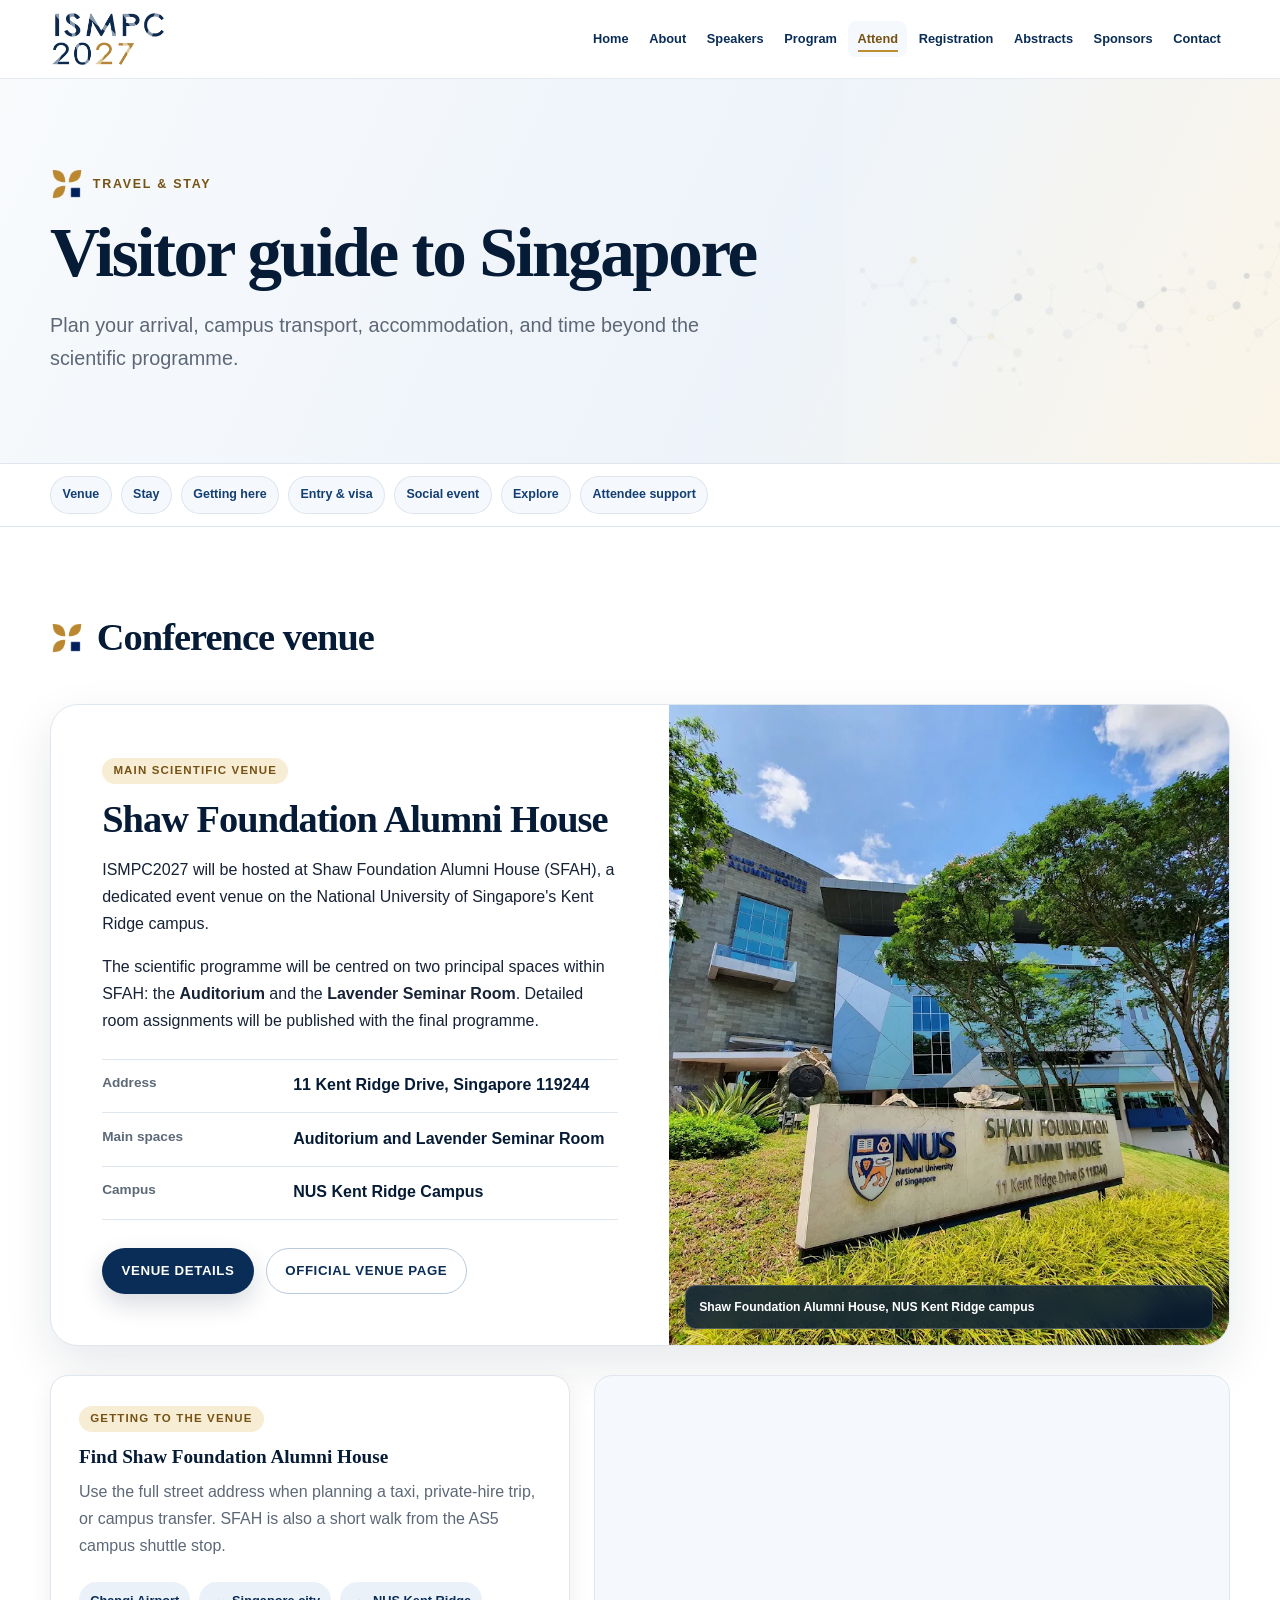
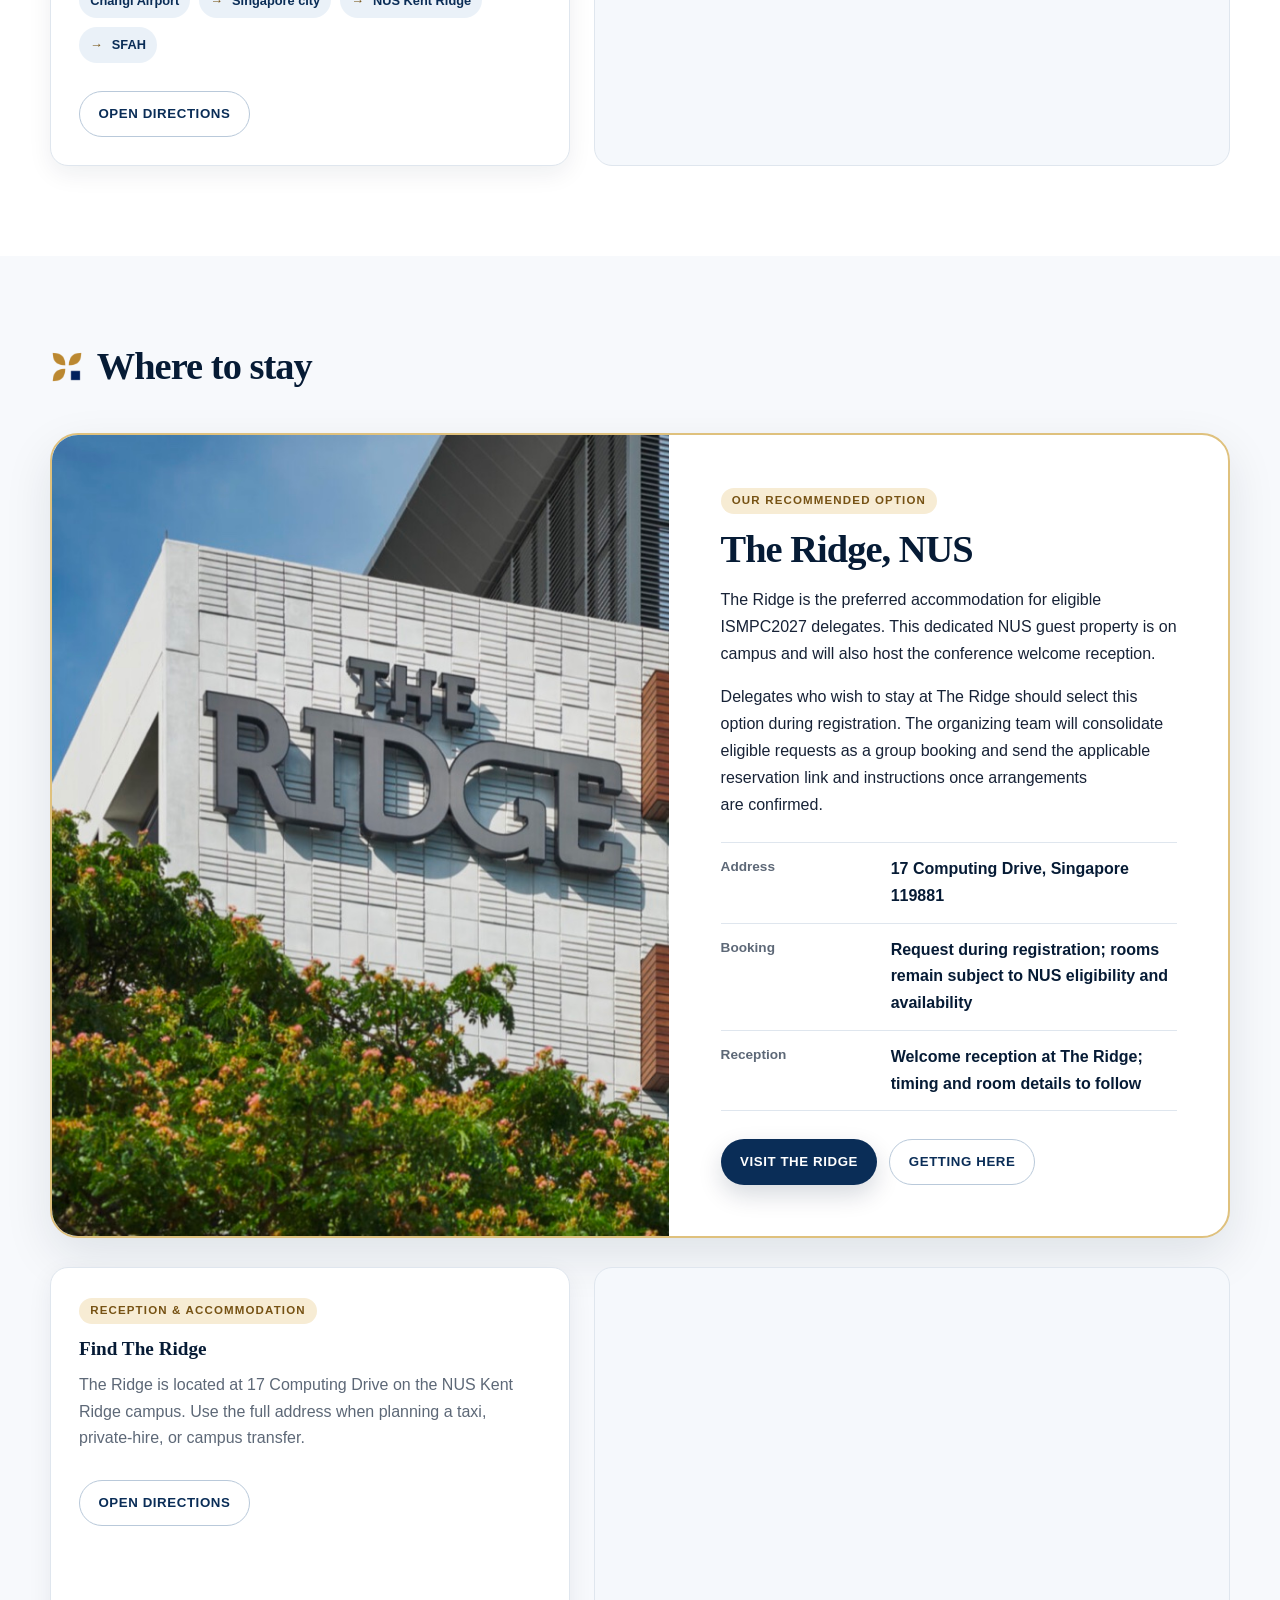
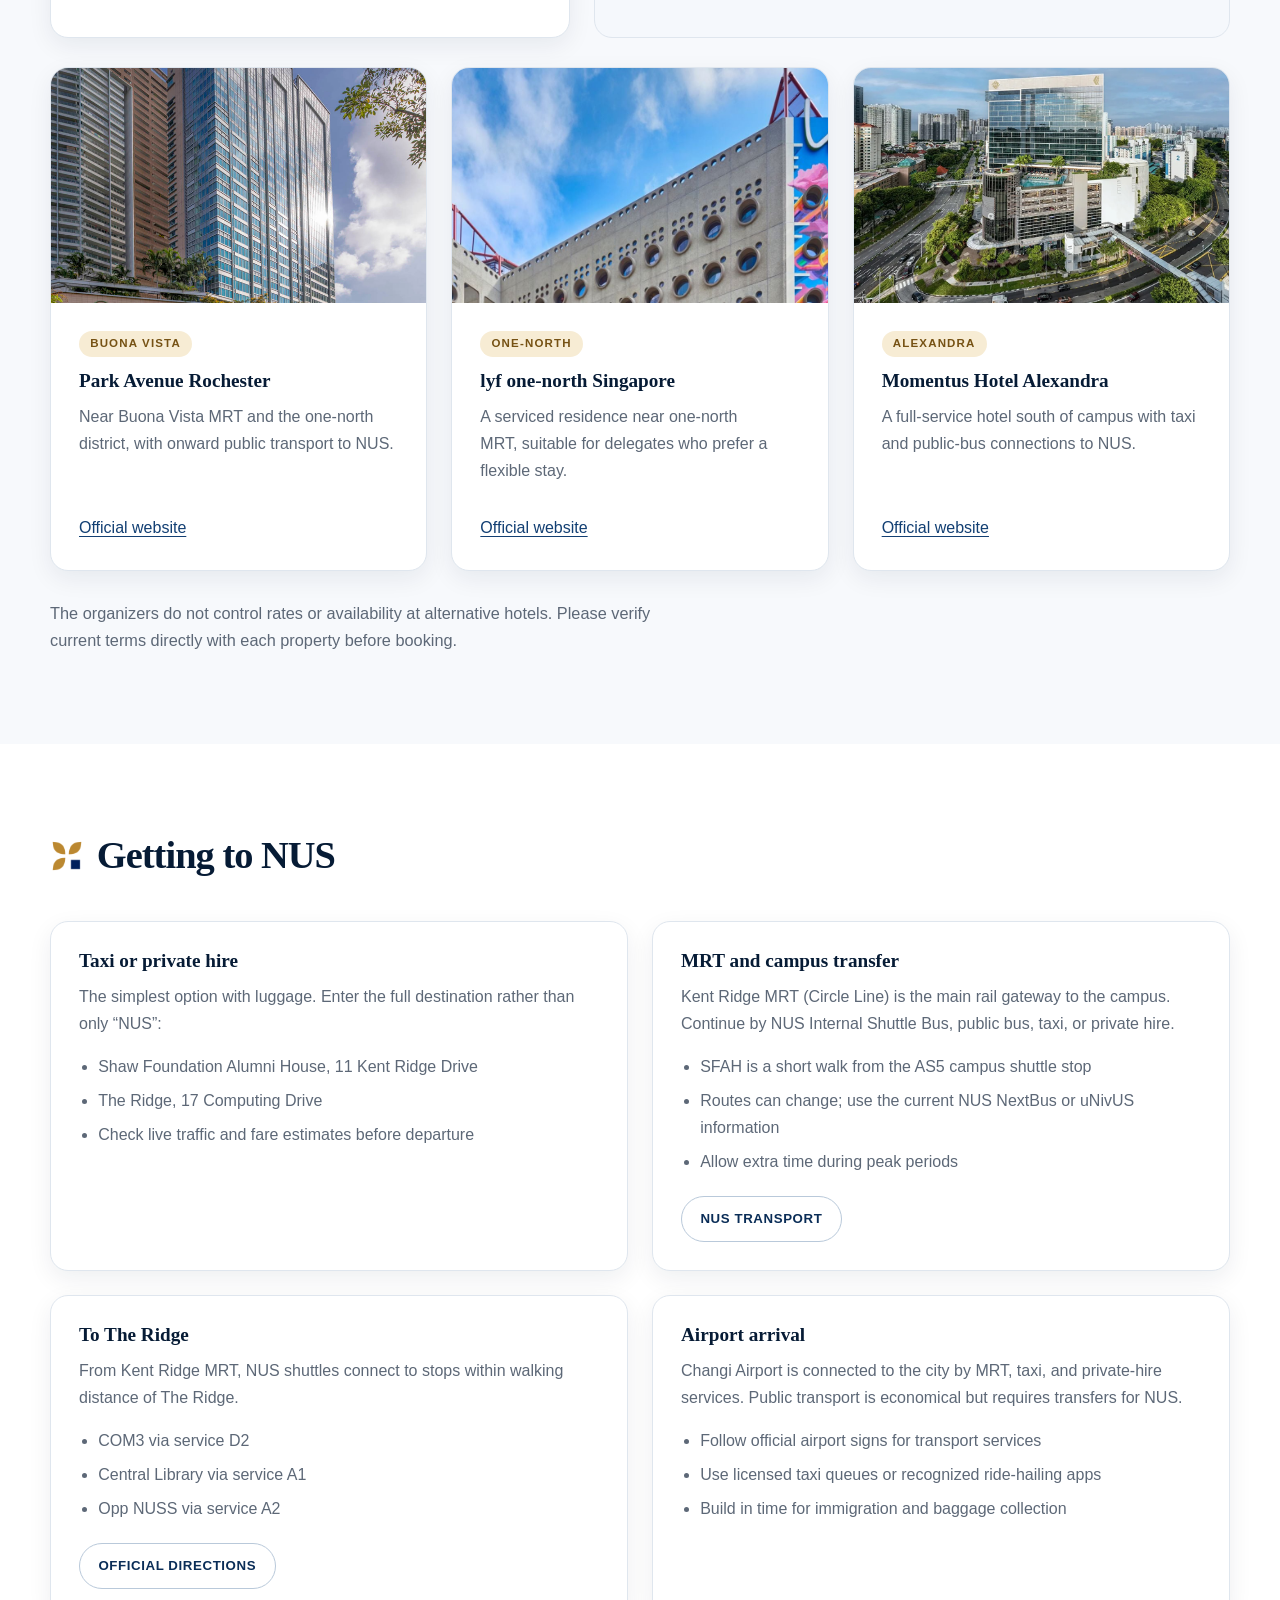
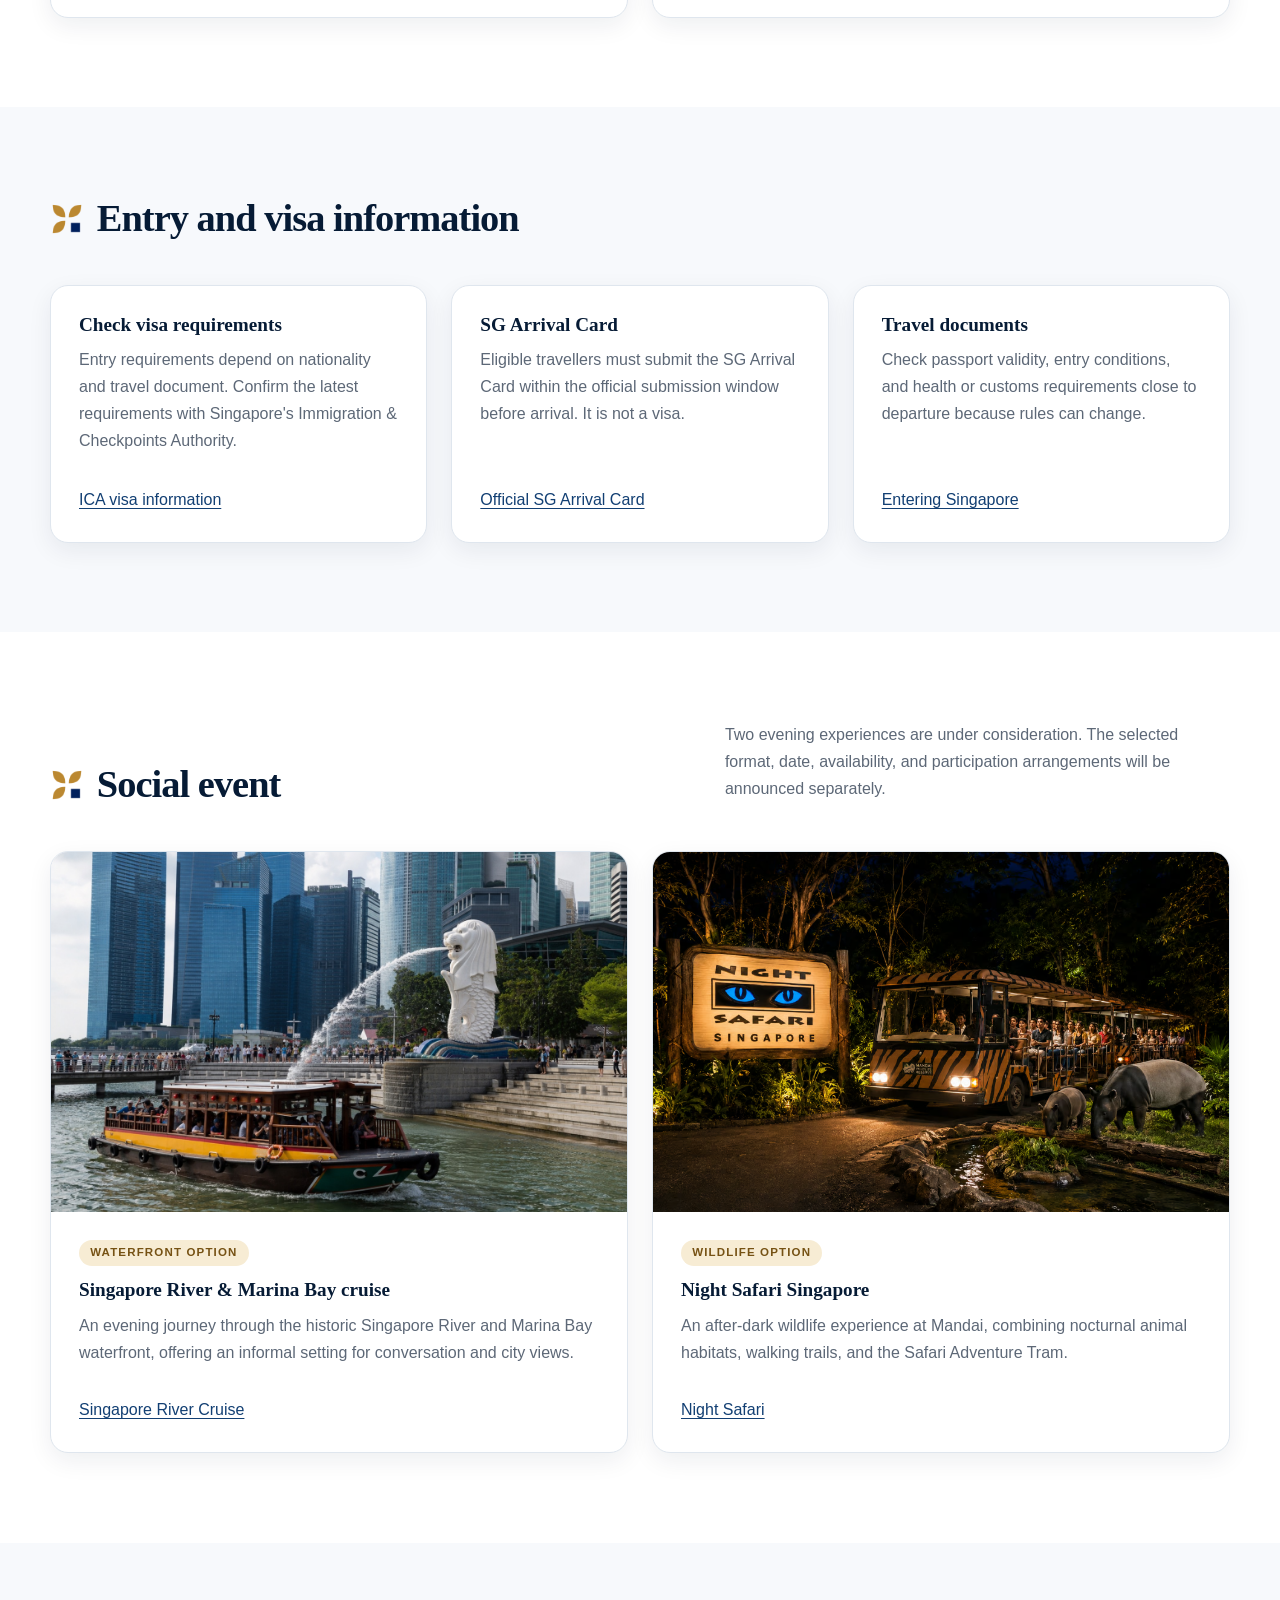
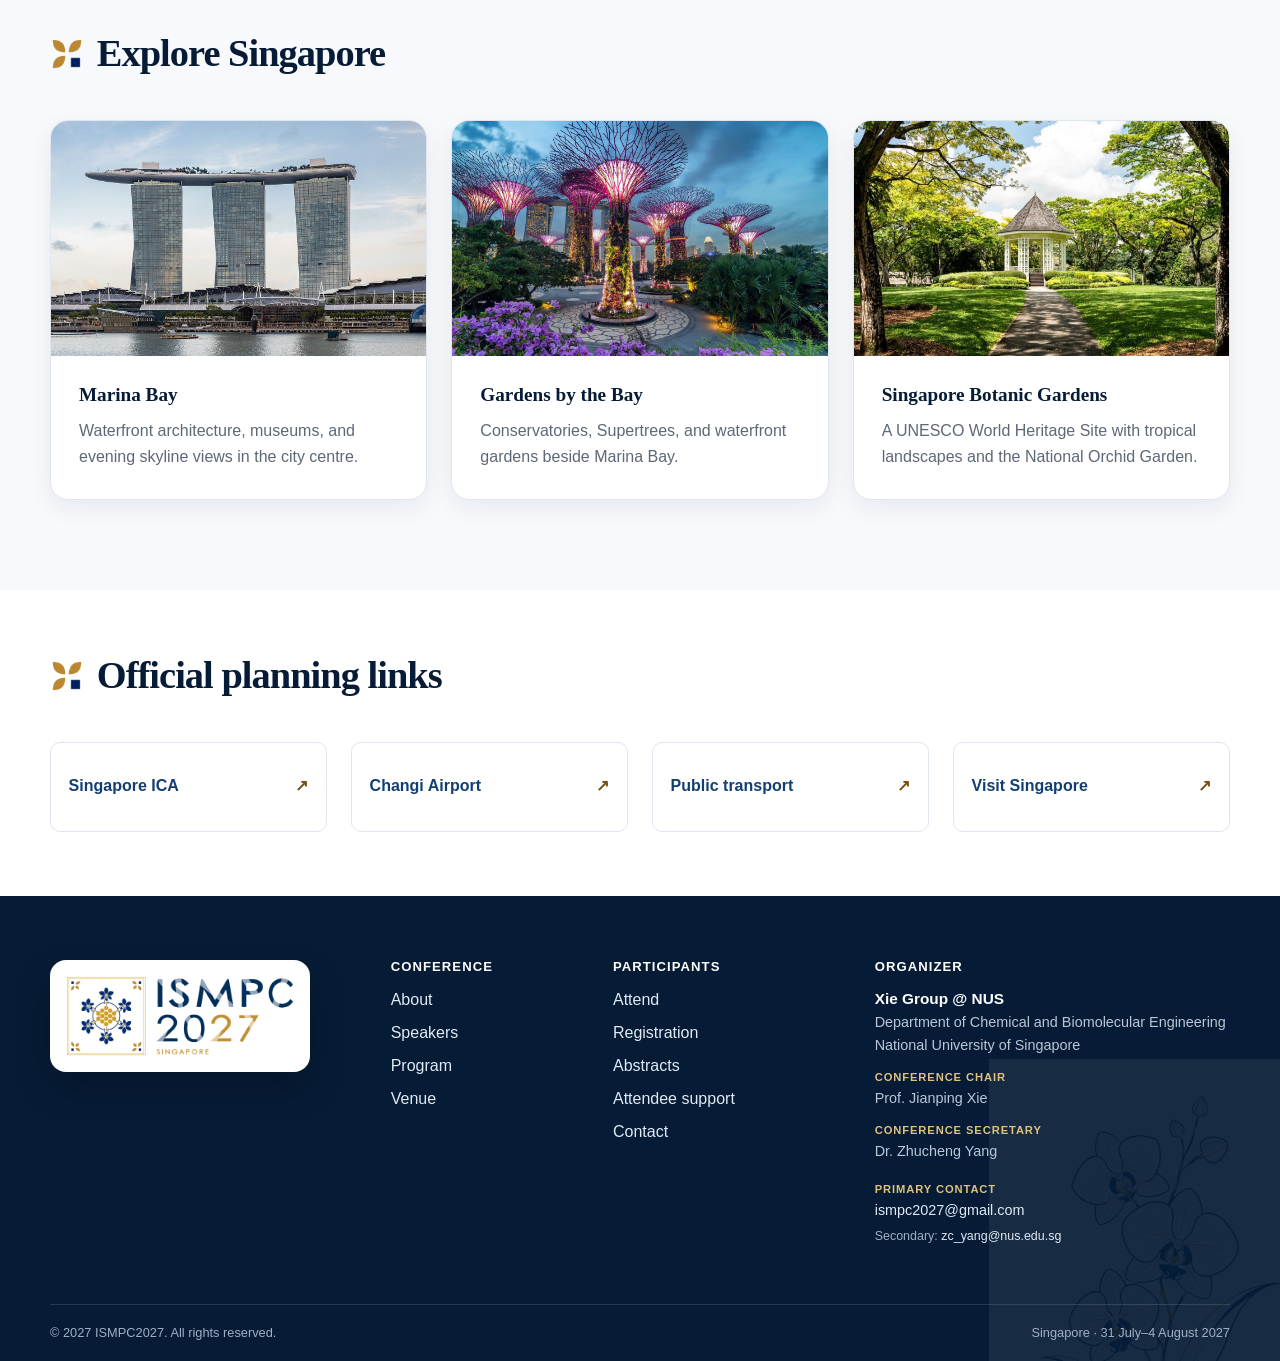
<file: travel.html>
<!doctype html>
<html lang="en">
<head>
  <meta charset="utf-8"><meta name="viewport" content="width=device-width, initial-scale=1">
  <title>Travel &amp; Stay | ISMPC2027</title>
  <meta name="description" content="Travel, accommodation, and practical visitor information for ISMPC2027 at NUS in Singapore.">
  <link rel="icon" href="assets/optimized/favicon.png?v=20261005-tile1" type="image/png"><link rel="stylesheet" href="css/style.css?v=20261008-roster1">
</head>
<body>
  <a class="skip-link" href="#main-content">Skip to content</a>
  <header class="site-header"><div class="container header-inner">
    <a class="logo-link" href="index.html" aria-label="ISMPC2027 home"><img class="logo-img--header" src="assets/optimized/logo-header.png" width="900" height="437" alt="ISMPC2027"></a>
    <button class="menu-toggle" type="button" aria-label="Open navigation menu" aria-expanded="false" aria-controls="site-nav"><span></span><span></span><span></span></button>
    <nav class="nav" id="site-nav" aria-label="Primary navigation"><a class="nav-link" href="index.html">Home</a><a class="nav-link" href="about.html">About</a><a class="nav-link" href="speakers.html">Speakers</a><a class="nav-link" href="program.html">Program</a><a class="nav-link" href="travel.html">Attend</a><a class="nav-link" href="registration.html">Registration</a><a class="nav-link" href="abstract.html">Abstracts</a><a class="nav-link" href="sponsors.html">Sponsors</a><a class="nav-link" href="contact.html">Contact</a></nav>
  </div></header>

  <main id="main-content">
    <section class="page-hero"><div class="container"><span class="section-kicker"><img class="section-kicker-icon" src="assets/optimized/section-mark.png" width="96" height="96" alt="">Travel &amp; stay</span><h1>Visitor guide to Singapore</h1><p>Plan your arrival, campus transport, accommodation, and time beyond the scientific programme.</p></div></section>

    <nav class="jump-nav" aria-label="Attend page sections">
      <div class="container jump-nav__inner"><a href="#venue-overview">Venue</a><a href="#hotels">Stay</a><a href="#transport">Getting here</a><a href="#entry">Entry &amp; visa</a><a href="#social-event">Social event</a><a href="#explore">Explore</a><a href="attendee.html">Attendee support</a></div>
    </nav>

    <section class="section" id="venue-overview">
      <div class="container">
        <div class="section-heading"><img class="section-kicker-icon" src="assets/optimized/section-mark.png" width="96" height="96" alt=""><h2 class="section-title">Conference venue</h2></div>
        <div class="content-stack">
          <div class="venue-spotlight">
            <div class="venue-spotlight__content">
              <span class="eyebrow">Main scientific venue</span>
              <h2>Shaw Foundation Alumni House</h2>
              <p>ISMPC2027 will be hosted at Shaw Foundation Alumni House (SFAH), a dedicated event venue on the National University of Singapore's Kent Ridge campus.</p>
              <p>The scientific programme will be centred on two principal spaces within SFAH: the <strong>Auditorium</strong> and the <strong>Lavender Seminar Room</strong>. Detailed room assignments will be published with the final programme.</p>
              <ul class="fact-list"><li><span>Address</span><strong>11 Kent Ridge Drive, Singapore 119244</strong></li><li><span>Main spaces</span><strong>Auditorium and Lavender Seminar Room</strong></li><li><span>Campus</span><strong>NUS Kent Ridge Campus</strong></li></ul>
              <div class="button-row"><a class="btn btn-primary" href="venue.html">Venue details</a><a class="btn btn-outline" href="https://www.nus.edu.sg/alumnet/alumnihouse" target="_blank" rel="noopener">Official venue page</a></div>
            </div>
            <figure class="venue-spotlight__visual venue-spotlight__visual--photo"><img src="assets/optimized/sfah-venue.webp" width="1360" height="1020" alt="Shaw Foundation Alumni House at the National University of Singapore" loading="lazy"><figcaption>Shaw Foundation Alumni House, NUS Kent Ridge campus</figcaption></figure>
          </div>

          <div class="travel-overview">
            <article class="venue-panel">
              <span class="eyebrow">Getting to the venue</span>
              <h3>Find Shaw Foundation Alumni House</h3>
              <p>Use the full street address when planning a taxi, private-hire trip, or campus transfer. SFAH is also a short walk from the AS5 campus shuttle stop.</p>
              <div class="quick-route"><span>Changi Airport</span><span>Singapore city</span><span>NUS Kent Ridge</span><span>SFAH</span></div>
              <div class="button-row"><a class="btn btn-outline" href="https://www.google.com/maps/search/?api=1&amp;query=Shaw+Foundation+Alumni+House+11+Kent+Ridge+Drive+Singapore" target="_blank" rel="noopener">Open directions</a></div>
            </article>
            <div class="map-panel"><iframe title="Map of Shaw Foundation Alumni House at NUS" loading="lazy" referrerpolicy="no-referrer-when-downgrade" src="https://www.google.com/maps?q=Shaw%20Foundation%20Alumni%20House%2011%20Kent%20Ridge%20Drive%20Singapore&amp;output=embed"></iframe></div>
          </div>
        </div>
      </div>
    </section>

    <section class="section section-soft" id="hotels">
      <div class="container">
        <div class="section-heading"><img class="section-kicker-icon" src="assets/optimized/section-mark.png" width="96" height="96" alt=""><h2 class="section-title">Where to stay</h2></div>
        <div class="content-stack">
        <div class="hotel-feature">
          <div class="hotel-feature__visual"><img src="assets/optimized/the-ridge.jpg?v=20261005-frontage1" width="1600" height="867" alt="Exterior of The Ridge at NUS with building signage" loading="lazy"></div>
          <div class="hotel-feature__content">
            <span class="eyebrow">Our recommended option</span>
            <h2>The Ridge, NUS</h2>
            <p>The Ridge is the preferred accommodation for eligible ISMPC2027 delegates. This dedicated NUS guest property is on campus and will also host the conference welcome reception.</p>
            <p>Delegates who wish to stay at The Ridge should select this option during registration. The organizing team will consolidate eligible requests as a group booking and send the applicable reservation link and instructions once arrangements are confirmed.</p>
            <ul class="fact-list"><li><span>Address</span><strong>17 Computing Drive, Singapore 119881</strong></li><li><span>Booking</span><strong>Request during registration; rooms remain subject to NUS eligibility and availability</strong></li><li><span>Reception</span><strong>Welcome reception at The Ridge; timing and room details to follow</strong></li></ul>
            <div class="button-row"><a class="btn btn-primary" href="https://theridge.nus.edu.sg/" target="_blank" rel="noopener">Visit The Ridge</a><a class="btn btn-outline" href="https://theridge.nus.edu.sg/getting-here/" target="_blank" rel="noopener">Getting here</a></div>
          </div>
        </div>

        <div class="travel-overview">
          <article class="venue-panel"><span class="eyebrow">Reception &amp; accommodation</span><h3>Find The Ridge</h3><p>The Ridge is located at 17 Computing Drive on the NUS Kent Ridge campus. Use the full address when planning a taxi, private-hire, or campus transfer.</p><div class="button-row"><a class="btn btn-outline" href="https://www.google.com/maps/search/?api=1&amp;query=The+Ridge+17+Computing+Drive+Singapore+119881" target="_blank" rel="noopener">Open directions</a></div></article>
          <div class="map-panel"><iframe title="Map of The Ridge at NUS" loading="lazy" referrerpolicy="no-referrer-when-downgrade" src="https://www.google.com/maps?q=The%20Ridge%2017%20Computing%20Drive%20Singapore%20119881&amp;output=embed"></iframe></div>
        </div>

        <div class="hotel-grid">
          <article class="travel-card"><div class="travel-card__media"><img src="assets/travel/hotel-park-avenue.jpg" width="1449" height="1800" alt="Park Avenue Rochester hotel" loading="lazy"></div><div class="travel-card__body"><span class="eyebrow">Buona Vista</span><h3>Park Avenue Rochester</h3><p>Near Buona Vista MRT and the one-north district, with onward public transport to NUS.</p><a href="https://parkavenuegroup.com/property/singapore-rochester-parkavenue/" target="_blank" rel="noopener">Official website</a></div></article>
          <article class="travel-card"><div class="travel-card__media"><img src="assets/travel/hotel-lyf.jpg" width="1920" height="573" alt="lyf one-north Singapore" loading="lazy"></div><div class="travel-card__body"><span class="eyebrow">one-north</span><h3>lyf one-north Singapore</h3><p>A serviced residence near one-north MRT, suitable for delegates who prefer a flexible stay.</p><a href="https://www.discoverasr.com/en/lyf/singapore/lyf-one-north-singapore" target="_blank" rel="noopener">Official website</a></div></article>
          <article class="travel-card"><div class="travel-card__media"><img src="assets/travel/hotel-momentus.jpg" width="1200" height="675" alt="Momentus Hotel Alexandra" loading="lazy"></div><div class="travel-card__body"><span class="eyebrow">Alexandra</span><h3>Momentus Hotel Alexandra</h3><p>A full-service hotel south of campus with taxi and public-bus connections to NUS.</p><a href="https://www.momentushotels.com/hotel-alexandra-singapore/" target="_blank" rel="noopener">Official website</a></div></article>
        </div>
        <p class="lead">The organizers do not control rates or availability at alternative hotels. Please verify current terms directly with each property before booking.</p>
        </div>
      </div>
    </section>

    <section class="section" id="transport">
      <div class="container">
        <div class="section-heading"><img class="section-kicker-icon" src="assets/optimized/section-mark.png" width="96" height="96" alt=""><h2 class="section-title">Getting to NUS</h2></div>
        <div class="route-grid">
          <article class="route-card"><h3>Taxi or private hire</h3><p>The simplest option with luggage. Enter the full destination rather than only “NUS”:</p><ul><li>Shaw Foundation Alumni House, 11 Kent Ridge Drive</li><li>The Ridge, 17 Computing Drive</li><li>Check live traffic and fare estimates before departure</li></ul></article>
          <article class="route-card"><h3>MRT and campus transfer</h3><p>Kent Ridge MRT (Circle Line) is the main rail gateway to the campus. Continue by NUS Internal Shuttle Bus, public bus, taxi, or private hire.</p><ul><li>SFAH is a short walk from the AS5 campus shuttle stop</li><li>Routes can change; use the current NUS NextBus or uNivUS information</li><li>Allow extra time during peak periods</li></ul><div class="button-row"><a class="btn btn-outline" href="https://uci.nus.edu.sg/oca/transport-logistics-carpark/getting-around-nus/" target="_blank" rel="noopener">NUS transport</a></div></article>
          <article class="route-card"><h3>To The Ridge</h3><p>From Kent Ridge MRT, NUS shuttles connect to stops within walking distance of The Ridge.</p><ul><li>COM3 via service D2</li><li>Central Library via service A1</li><li>Opp NUSS via service A2</li></ul><div class="button-row"><a class="btn btn-outline" href="https://theridge.nus.edu.sg/getting-here/" target="_blank" rel="noopener">Official directions</a></div></article>
          <article class="route-card"><h3>Airport arrival</h3><p>Changi Airport is connected to the city by MRT, taxi, and private-hire services. Public transport is economical but requires transfers for NUS.</p><ul><li>Follow official airport signs for transport services</li><li>Use licensed taxi queues or recognized ride-hailing apps</li><li>Build in time for immigration and baggage collection</li></ul></article>
        </div>
      </div>
    </section>

    <section class="section section-soft" id="entry">
      <div class="container">
        <div class="section-heading"><img class="section-kicker-icon" src="assets/optimized/section-mark.png" width="96" height="96" alt=""><h2 class="section-title">Entry and visa information</h2></div>
        <div class="grid grid-3">
          <article class="info-card"><h3>Check visa requirements</h3><p>Entry requirements depend on nationality and travel document. Confirm the latest requirements with Singapore's Immigration &amp; Checkpoints Authority.</p><a href="https://www.ica.gov.sg/enter-transit-depart/entering-singapore/visa_requirements" target="_blank" rel="noopener">ICA visa information</a></article>
          <article class="info-card"><h3>SG Arrival Card</h3><p>Eligible travellers must submit the SG Arrival Card within the official submission window before arrival. It is not a visa.</p><a href="https://www.ica.gov.sg/enter-transit-depart/entering-singapore/sg-arrival-card" target="_blank" rel="noopener">Official SG Arrival Card</a></article>
          <article class="info-card"><h3>Travel documents</h3><p>Check passport validity, entry conditions, and health or customs requirements close to departure because rules can change.</p><a href="https://www.ica.gov.sg/enter-transit-depart/entering-singapore" target="_blank" rel="noopener">Entering Singapore</a></article>
        </div>
      </div>
    </section>

    <section class="section" id="social-event">
      <div class="container">
        <div class="section-heading section-heading--split">
          <div class="section-heading__title"><img class="section-kicker-icon" src="assets/optimized/section-mark.png" width="96" height="96" alt=""><h2 class="section-title">Social event</h2></div>
          <p>Two evening experiences are under consideration. The selected format, date, availability, and participation arrangements will be announced separately.</p>
        </div>
        <div class="social-event-grid">
          <article class="travel-card"><div class="travel-card__media"><img src="assets/optimized/river-bumboat.jpg" width="1400" height="1050" alt="Bumboat on the Singapore River" loading="lazy"></div><div class="travel-card__body"><span class="eyebrow">Waterfront option</span><h3>Singapore River &amp; Marina Bay cruise</h3><p>An evening journey through the historic Singapore River and Marina Bay waterfront, offering an informal setting for conversation and city views.</p><a href="https://rivercruise.com.sg/" target="_blank" rel="noopener">Singapore River Cruise</a></div></article>
          <article class="travel-card"><div class="travel-card__media"><img src="assets/optimized/night-safari.avif" width="1905" height="1270" alt="Night Safari tram in a forest setting in Singapore" loading="lazy"></div><div class="travel-card__body"><span class="eyebrow">Wildlife option</span><h3>Night Safari Singapore</h3><p>An after-dark wildlife experience at Mandai, combining nocturnal animal habitats, walking trails, and the Safari Adventure Tram.</p><a href="https://www.mandai.com/en/night-safari.html" target="_blank" rel="noopener">Night Safari</a></div></article>
        </div>
      </div>
    </section>

    <section class="section section-soft" id="explore">
      <div class="container">
        <div class="section-heading"><img class="section-kicker-icon" src="assets/optimized/section-mark.png" width="96" height="96" alt=""><h2 class="section-title">Explore Singapore</h2></div>
        <div class="experience-grid">
          <article class="travel-card"><div class="travel-card__media"><img src="assets/optimized/marina-bay.jpg" width="1280" height="853" alt="Marina Bay skyline" loading="lazy"></div><div class="travel-card__body"><h3>Marina Bay</h3><p>Waterfront architecture, museums, and evening skyline views in the city centre.</p></div></article>
          <article class="travel-card"><div class="travel-card__media"><img src="assets/optimized/gardens-by-the-bay.jpg" width="1400" height="838" alt="Gardens by the Bay" loading="lazy"></div><div class="travel-card__body"><h3>Gardens by the Bay</h3><p>Conservatories, Supertrees, and waterfront gardens beside Marina Bay.</p></div></article>
          <article class="travel-card"><div class="travel-card__media"><img src="assets/optimized/botanic-gardens.jpg" width="1400" height="977" alt="Singapore Botanic Gardens" loading="lazy"></div><div class="travel-card__body"><h3>Singapore Botanic Gardens</h3><p>A UNESCO World Heritage Site with tropical landscapes and the National Orchid Garden.</p></div></article>
        </div>
      </div>
    </section>

    <section class="section section-compact">
      <div class="container">
        <div class="section-heading"><img class="section-kicker-icon" src="assets/optimized/section-mark.png" width="96" height="96" alt=""><h2 class="section-title">Official planning links</h2></div>
        <div class="source-grid"><a class="source-card" href="https://www.ica.gov.sg/" target="_blank" rel="noopener">Singapore ICA</a><a class="source-card" href="https://www.changiairport.com/" target="_blank" rel="noopener">Changi Airport</a><a class="source-card" href="https://www.lta.gov.sg/content/ltagov/en/getting_around/public_transport.html" target="_blank" rel="noopener">Public transport</a><a class="source-card" href="https://www.visitsingapore.com/" target="_blank" rel="noopener">Visit Singapore</a></div>
      </div>
    </section>
  </main>

  <footer class="site-footer">
    <div class="container footer-main">
      <div class="footer-brand-wrap">
        <span class="footer-logo-panel"><img class="footer-logo-image" src="assets/optimized/logo-footer.png" width="1200" height="442" alt="ISMPC2027 Singapore"></span>
      </div>
      <div><h3>Conference</h3><ul><li><a href="about.html">About</a></li><li><a href="speakers.html">Speakers</a></li><li><a href="program.html">Program</a></li><li><a href="venue.html">Venue</a></li></ul></div>
      <div><h3>Participants</h3><ul><li><a href="travel.html">Attend</a></li><li><a href="registration.html">Registration</a></li><li><a href="abstract.html">Abstracts</a></li><li><a href="attendee.html">Attendee support</a></li><li><a href="contact.html">Contact</a></li></ul></div>
      <div class="footer-organizer"><h3>Organizer</h3><p><strong>Xie Group @ NUS</strong><br>Department of Chemical and Biomolecular Engineering<br>National University of Singapore</p><p><span class="footer-role">Conference chair</span><br>Prof. Jianping Xie</p><p><span class="footer-role">Conference secretary</span><br>Dr. Zhucheng Yang</p><p class="footer-contact"><span class="footer-role">Primary contact</span><br><a href="mailto:ismpc2027@gmail.com">ismpc2027@gmail.com</a><br><span class="footer-secondary-contact">Secondary: <a href="mailto:zc_yang@nus.edu.sg">zc_yang@nus.edu.sg</a></span></p></div>
    </div>
    <div class="container footer-bottom"><span>&copy; 2027 ISMPC2027. All rights reserved.</span><span>Singapore · 31 July–4 August 2027</span></div>
  </footer>
  <script src="js/main.js"></script>
</body>
</html>
</file>
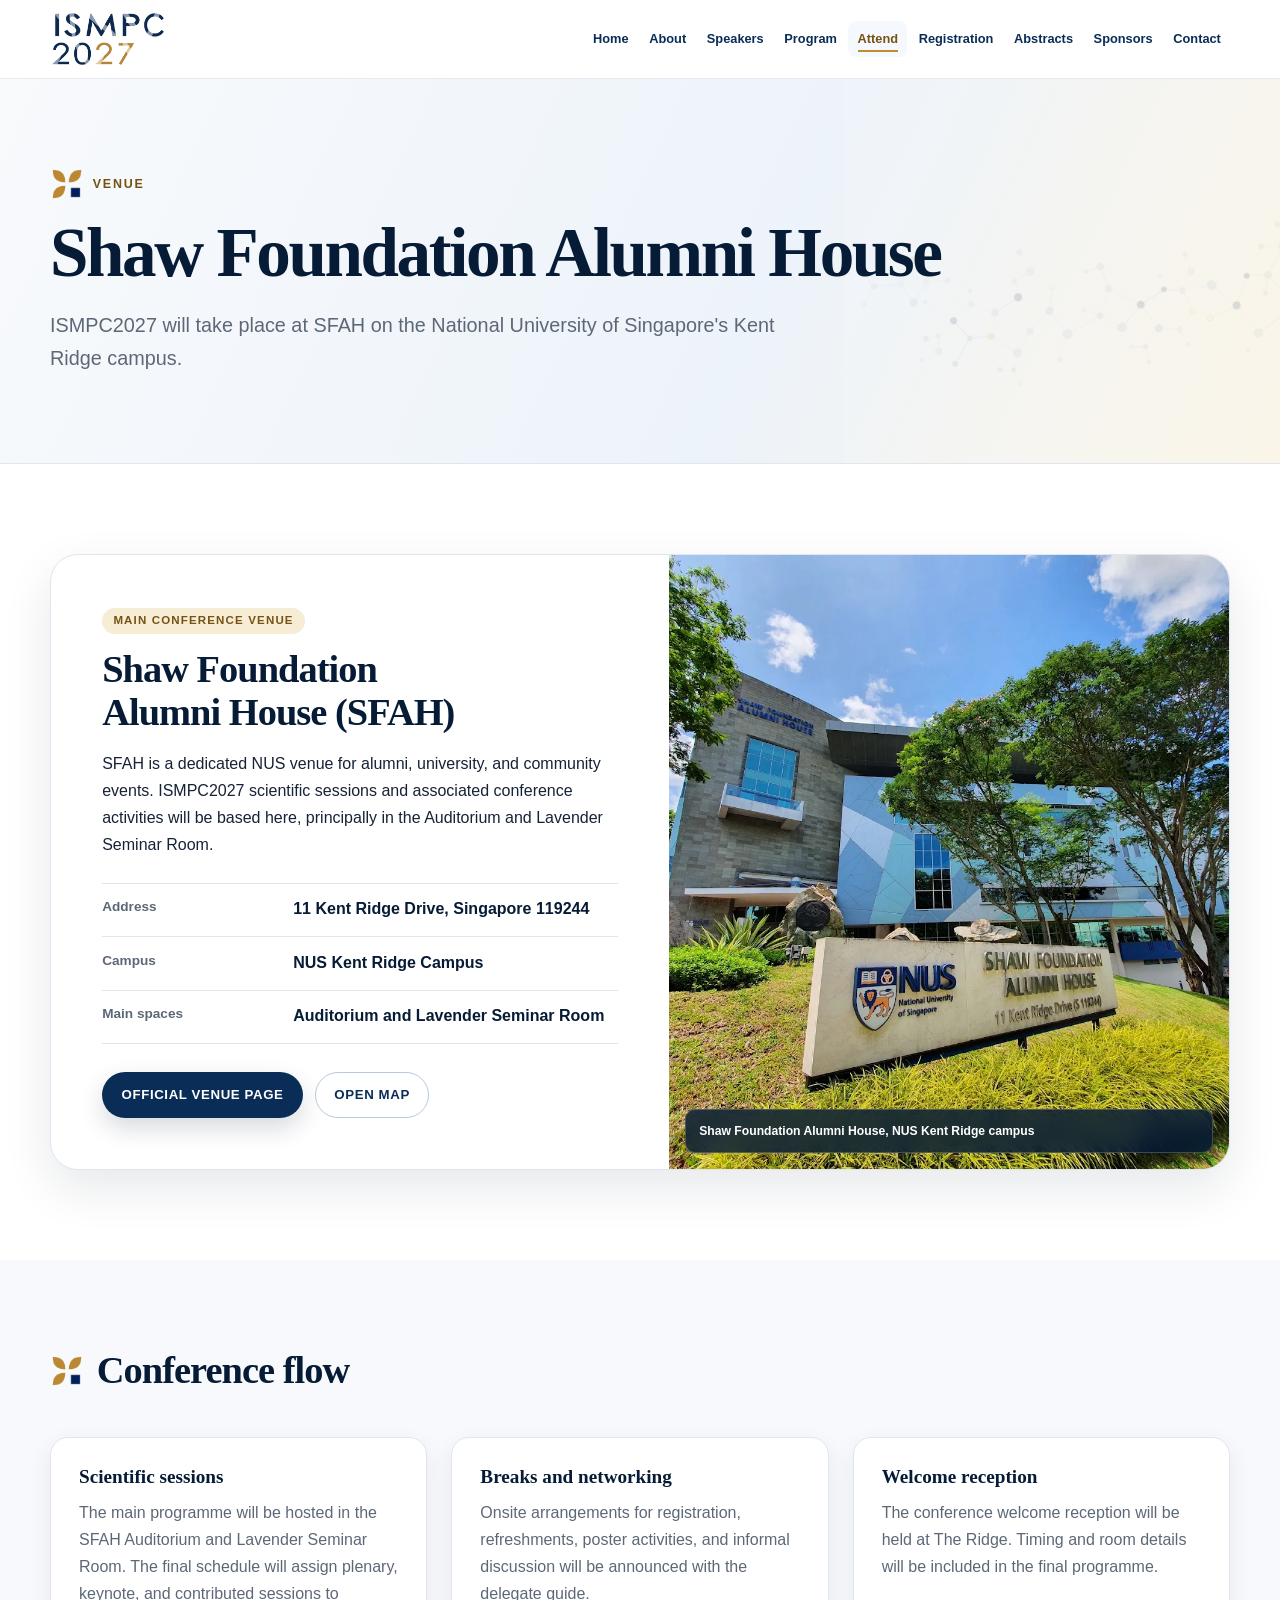
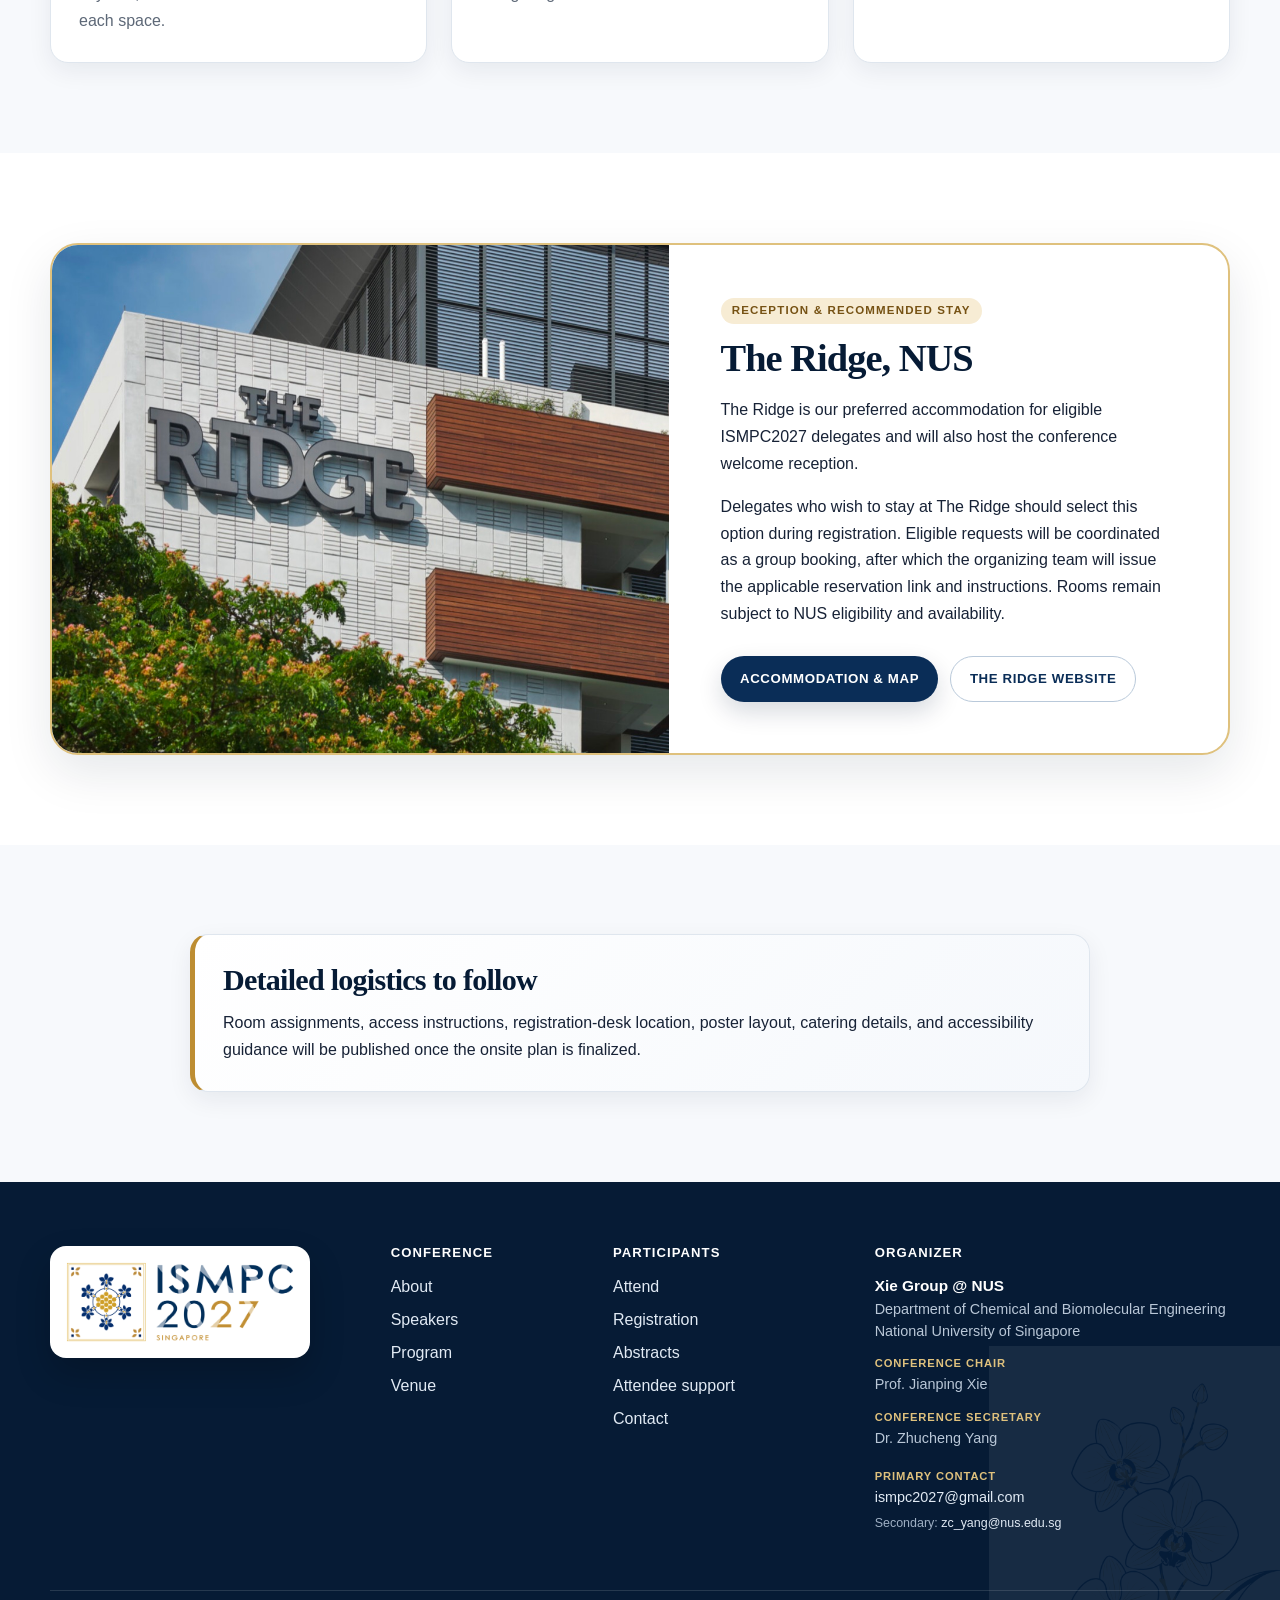
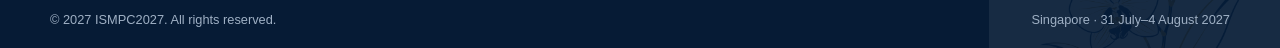
<file: venue.html>
<!doctype html>
<html lang="en">
<head>
  <meta charset="utf-8"><meta name="viewport" content="width=device-width, initial-scale=1">
  <title>Venue | ISMPC2027</title>
  <meta name="description" content="Venue information for ISMPC2027 at Shaw Foundation Alumni House, National University of Singapore.">
  <link rel="icon" href="assets/optimized/favicon.png?v=20261005-tile1" type="image/png"><link rel="stylesheet" href="css/style.css?v=20261008-roster1">
</head>
<body data-nav="travel.html">
  <a class="skip-link" href="#main-content">Skip to content</a>
  <header class="site-header"><div class="container header-inner">
    <a class="logo-link" href="index.html" aria-label="ISMPC2027 home"><img class="logo-img--header" src="assets/optimized/logo-header.png" width="900" height="437" alt="ISMPC2027"></a>
    <button class="menu-toggle" type="button" aria-label="Open navigation menu" aria-expanded="false" aria-controls="site-nav"><span></span><span></span><span></span></button>
    <nav class="nav" id="site-nav" aria-label="Primary navigation"><a class="nav-link" href="index.html">Home</a><a class="nav-link" href="about.html">About</a><a class="nav-link" href="speakers.html">Speakers</a><a class="nav-link" href="program.html">Program</a><a class="nav-link" href="travel.html">Attend</a><a class="nav-link" href="registration.html">Registration</a><a class="nav-link" href="abstract.html">Abstracts</a><a class="nav-link" href="sponsors.html">Sponsors</a><a class="nav-link" href="contact.html">Contact</a></nav>
  </div></header>

  <main id="main-content">
    <section class="page-hero"><div class="container"><span class="section-kicker"><img class="section-kicker-icon" src="assets/optimized/section-mark.png" width="96" height="96" alt="">Venue</span><h1>Shaw Foundation Alumni House</h1><p>ISMPC2027 will take place at SFAH on the National University of Singapore's Kent Ridge campus.</p></div></section>

    <section class="section">
      <div class="container">
        <div class="venue-spotlight">
          <div class="venue-spotlight__content">
            <span class="eyebrow">Main conference venue</span>
            <h2>Shaw Foundation Alumni House (SFAH)</h2>
            <p>SFAH is a dedicated NUS venue for alumni, university, and community events. ISMPC2027 scientific sessions and associated conference activities will be based here, principally in the Auditorium and Lavender Seminar Room.</p>
            <ul class="fact-list">
              <li><span>Address</span><strong>11 Kent Ridge Drive, Singapore 119244</strong></li>
              <li><span>Campus</span><strong>NUS Kent Ridge Campus</strong></li>
              <li><span>Main spaces</span><strong>Auditorium and Lavender Seminar Room</strong></li>
            </ul>
            <div class="button-row"><a class="btn btn-primary" href="https://www.nus.edu.sg/alumnet/alumnihouse" target="_blank" rel="noopener">Official venue page</a><a class="btn btn-outline" href="https://www.google.com/maps/search/?api=1&amp;query=Shaw+Foundation+Alumni+House+11+Kent+Ridge+Drive+Singapore" target="_blank" rel="noopener">Open map</a></div>
          </div>
          <figure class="venue-spotlight__visual venue-spotlight__visual--photo"><img src="assets/optimized/sfah-venue.webp" width="1360" height="1020" alt="Shaw Foundation Alumni House at the National University of Singapore" loading="lazy"><figcaption>Shaw Foundation Alumni House, NUS Kent Ridge campus</figcaption></figure>
        </div>
      </div>
    </section>

    <section class="section section-soft">
      <div class="container">
        <div class="section-heading"><img class="section-kicker-icon" src="assets/optimized/section-mark.png" width="96" height="96" alt=""><h2 class="section-title">Conference flow</h2></div>
        <div class="grid grid-3">
          <article class="info-card"><h3>Scientific sessions</h3><p>The main programme will be hosted in the SFAH Auditorium and Lavender Seminar Room. The final schedule will assign plenary, keynote, and contributed sessions to each space.</p></article>
          <article class="info-card"><h3>Breaks and networking</h3><p>Onsite arrangements for registration, refreshments, poster activities, and informal discussion will be announced with the delegate guide.</p></article>
          <article class="info-card"><h3>Welcome reception</h3><p>The conference welcome reception will be held at The Ridge. Timing and room details will be included in the final programme.</p></article>
        </div>
      </div>
    </section>

    <section class="section">
      <div class="container hotel-feature">
        <div class="hotel-feature__visual"><img src="assets/optimized/the-ridge.jpg?v=20261005-frontage1" width="1600" height="867" alt="Exterior of The Ridge at NUS with building signage" loading="lazy"></div>
        <div class="hotel-feature__content"><span class="eyebrow">Reception &amp; recommended stay</span><h2>The Ridge, NUS</h2><p>The Ridge is our preferred accommodation for eligible ISMPC2027 delegates and will also host the conference welcome reception.</p><p>Delegates who wish to stay at The Ridge should select this option during registration. Eligible requests will be coordinated as a group booking, after which the organizing team will issue the applicable reservation link and instructions. Rooms remain subject to NUS eligibility and availability.</p><div class="button-row"><a class="btn btn-primary" href="travel.html#hotels">Accommodation &amp; map</a><a class="btn btn-outline" href="https://theridge.nus.edu.sg/" target="_blank" rel="noopener">The Ridge website</a></div></div>
      </div>
    </section>

    <section class="section section-soft">
      <div class="container notice"><h2>Detailed logistics to follow</h2><p>Room assignments, access instructions, registration-desk location, poster layout, catering details, and accessibility guidance will be published once the onsite plan is finalized.</p></div>
    </section>
  </main>

  <footer class="site-footer">
    <div class="container footer-main">
      <div class="footer-brand-wrap">
        <span class="footer-logo-panel"><img class="footer-logo-image" src="assets/optimized/logo-footer.png" width="1200" height="442" alt="ISMPC2027 Singapore"></span>
      </div>
      <div><h3>Conference</h3><ul><li><a href="about.html">About</a></li><li><a href="speakers.html">Speakers</a></li><li><a href="program.html">Program</a></li><li><a href="venue.html">Venue</a></li></ul></div>
      <div><h3>Participants</h3><ul><li><a href="travel.html">Attend</a></li><li><a href="registration.html">Registration</a></li><li><a href="abstract.html">Abstracts</a></li><li><a href="attendee.html">Attendee support</a></li><li><a href="contact.html">Contact</a></li></ul></div>
      <div class="footer-organizer"><h3>Organizer</h3><p><strong>Xie Group @ NUS</strong><br>Department of Chemical and Biomolecular Engineering<br>National University of Singapore</p><p><span class="footer-role">Conference chair</span><br>Prof. Jianping Xie</p><p><span class="footer-role">Conference secretary</span><br>Dr. Zhucheng Yang</p><p class="footer-contact"><span class="footer-role">Primary contact</span><br><a href="mailto:ismpc2027@gmail.com">ismpc2027@gmail.com</a><br><span class="footer-secondary-contact">Secondary: <a href="mailto:zc_yang@nus.edu.sg">zc_yang@nus.edu.sg</a></span></p></div>
    </div>
    <div class="container footer-bottom"><span>&copy; 2027 ISMPC2027. All rights reserved.</span><span>Singapore · 31 July–4 August 2027</span></div>
  </footer>
  <script src="js/main.js"></script>
</body>
</html>
</file>
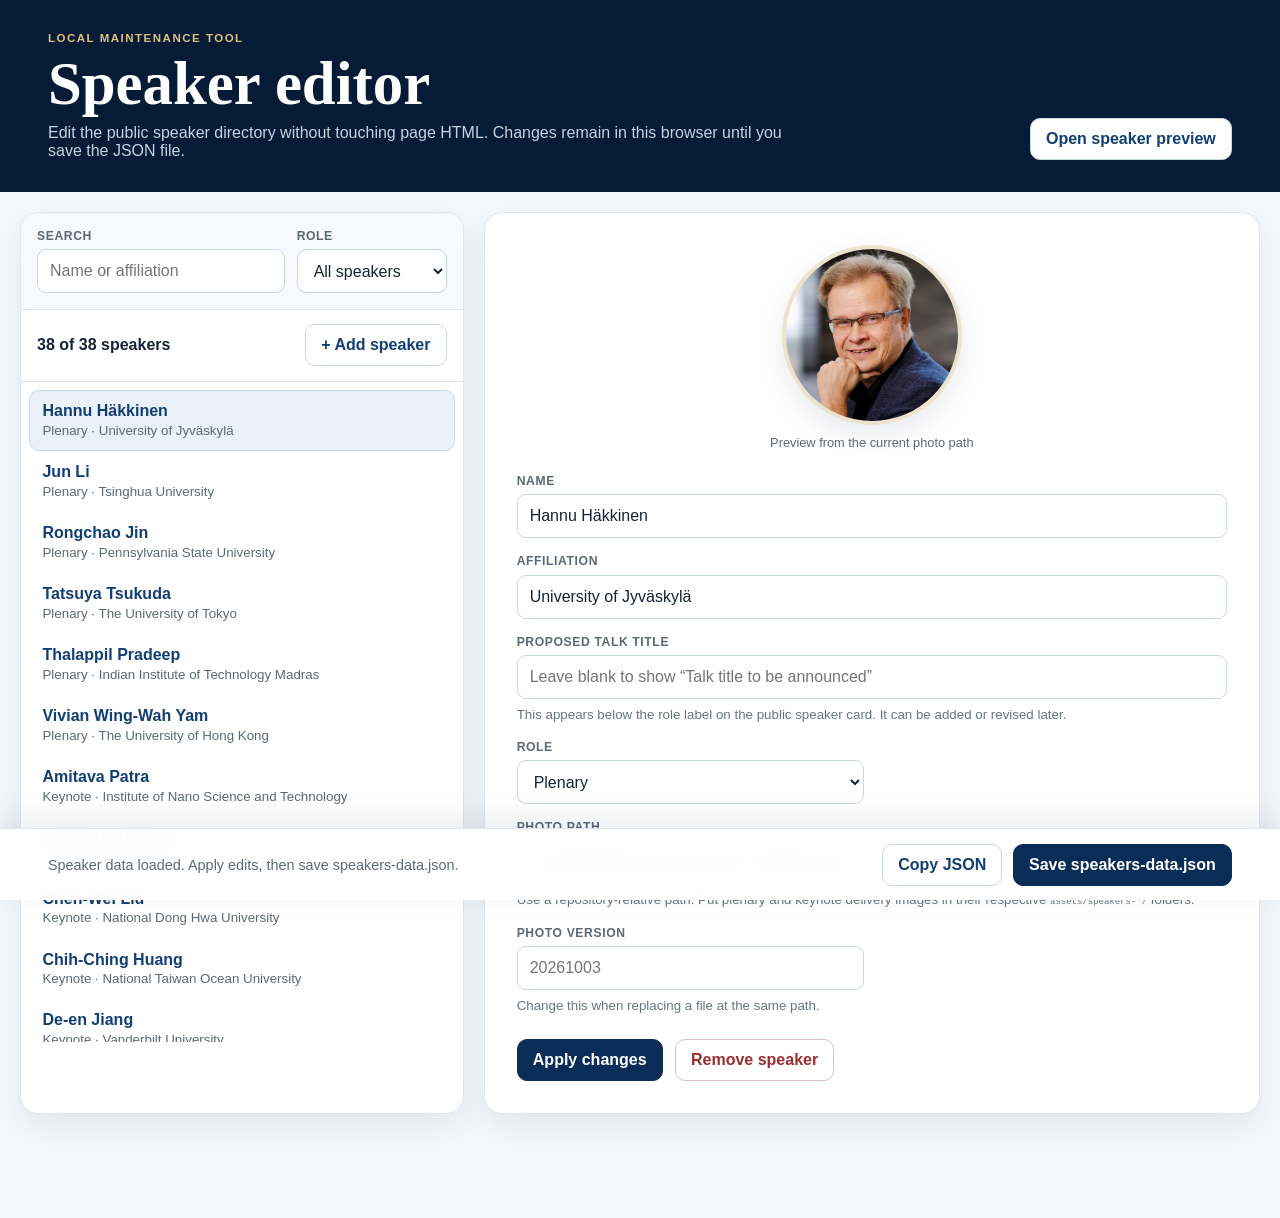
<file: tools/speaker-editor.html>
<!doctype html>
<html lang="en">
<head>
  <meta charset="utf-8">
  <meta name="viewport" content="width=device-width, initial-scale=1">
  <meta name="robots" content="noindex, nofollow">
  <title>Speaker Editor | ISMPC2027</title>
  <link rel="icon" href="../assets/optimized/favicon.png?v=20261005-tile1" type="image/png">
  <link rel="stylesheet" href="speaker-editor.css?v=2">
</head>
<body>
  <header class="tool-header">
    <div>
      <p class="eyebrow">Local maintenance tool</p>
      <h1>Speaker editor</h1>
      <p>Edit the public speaker directory without touching page HTML. Changes remain in this browser until you save the JSON file.</p>
    </div>
    <a class="preview-link" href="../speakers.html" target="_blank" rel="noopener">Open speaker preview</a>
  </header>

  <main class="editor-shell">
    <aside class="directory-panel" aria-label="Speaker directory">
      <div class="filters">
        <label>
          <span>Search</span>
          <input id="speaker-search" type="search" placeholder="Name or affiliation">
        </label>
        <label>
          <span>Role</span>
          <select id="role-filter">
            <option value="all">All speakers</option>
            <option value="plenary">Plenary</option>
            <option value="keynote">Keynote</option>
          </select>
        </label>
      </div>
      <div class="directory-heading">
        <strong id="speaker-count">Loading…</strong>
        <button id="add-speaker" type="button">+ Add speaker</button>
      </div>
      <ul id="speaker-list" class="speaker-list"></ul>
    </aside>

    <section class="editor-panel" aria-labelledby="editor-title">
      <div id="empty-state" class="empty-state">
        <h2 id="editor-title">Select a speaker</h2>
        <p>Choose a name from the directory or add a new speaker.</p>
      </div>

      <form id="speaker-form" hidden>
        <div class="portrait-preview">
          <img id="portrait-preview" alt="">
          <p>Preview from the current photo path</p>
        </div>

        <div class="form-grid">
          <label class="field field-wide">
            <span>Name</span>
            <input id="speaker-name" name="name" required autocomplete="off">
          </label>
          <label class="field field-wide">
            <span>Affiliation</span>
            <input id="speaker-affiliation" name="affiliation" required autocomplete="organization">
          </label>
          <label class="field field-wide">
            <span>Proposed talk title</span>
            <input id="speaker-talk-title" name="talkTitle" autocomplete="off" placeholder="Leave blank to show “Talk title to be announced”">
            <small>This appears below the role label on the public speaker card. It can be added or revised later.</small>
          </label>
          <label class="field">
            <span>Role</span>
            <select id="speaker-role" name="role" required>
              <option value="plenary">Plenary</option>
              <option value="keynote">Keynote</option>
            </select>
          </label>
          <label class="field field-wide">
            <span>Photo path</span>
            <input id="speaker-photo" name="photo" required placeholder="assets/speakers-keynote/name.jpg" spellcheck="false">
            <small>Use a repository-relative path. Put plenary and keynote delivery images in their respective <code>assets/speakers-*/</code> folders.</small>
          </label>
          <label class="field">
            <span>Photo version</span>
            <input id="speaker-photo-version" name="photoVersion" placeholder="20261003" inputmode="numeric">
            <small>Change this when replacing a file at the same path.</small>
          </label>
        </div>

        <div class="form-actions">
          <button class="primary-action" type="submit">Apply changes</button>
          <button class="danger-action" id="remove-speaker" type="button">Remove speaker</button>
        </div>
      </form>
    </section>
  </main>

  <footer class="save-bar">
    <p id="editor-status" role="status">Loading speakers-data.json…</p>
    <div>
      <button id="copy-json" type="button" disabled>Copy JSON</button>
      <button class="primary-action" id="save-json" type="button" disabled>Save speakers-data.json</button>
    </div>
  </footer>

  <script src="speaker-editor.js?v=4"></script>
</body>
</html>
</file>
<file: css/style.css>
:root {
  --navy-950: #061b35;
  --navy-900: #0a2d57;
  --navy-800: #123f73;
  --navy-700: #1f568c;
  --blue-100: #eaf1f8;
  --blue-50: #f5f8fc;
  --gold-600: #765214;
  --gold-500: #bd8d32;
  --gold-300: #dfc17d;
  --gold-100: #f7ecd4;
  --ink: #172236;
  --muted: #5d6877;
  --line: #dfe6ee;
  --white: #fff;
  --surface: #fff;
  --surface-soft: #f7f9fc;
  --success: #226b54;
  --shadow-sm: 0 8px 24px rgba(6, 27, 53, 0.07);
  --shadow-md: 0 18px 48px rgba(6, 27, 53, 0.1);
  --radius-sm: 10px;
  --radius-md: 18px;
  --radius-lg: 28px;
  --container: 1180px;
  --section-space: clamp(4rem, 7vw, 6rem);
  --card-pad: clamp(1.25rem, 2.4vw, 1.75rem);
  --card-gap: clamp(1rem, 2vw, 1.5rem);
  --content-gap: clamp(1.25rem, 2.4vw, 1.8rem);
  --label-gap: 0.85rem;
  --transition: 180ms ease;
  --header-height: 78px;
}

*,
*::before,
*::after {
  box-sizing: border-box;
}

html {
  scroll-behavior: smooth;
  scroll-padding-top: 94px;
}

body {
  margin: 0;
  color: var(--ink);
  background: var(--white);
  font-family: Inter, ui-sans-serif, -apple-system, BlinkMacSystemFont, "Segoe UI", sans-serif;
  font-size: 1rem;
  line-height: 1.68;
  -webkit-font-smoothing: antialiased;
}

body.nav-open {
  overflow: hidden;
}

img,
svg {
  display: block;
  max-width: 100%;
}

button,
input,
textarea,
select {
  font: inherit;
}

a {
  color: var(--navy-800);
  text-decoration-thickness: 1px;
  text-underline-offset: 0.18em;
}

a:hover {
  color: var(--gold-600);
}

h1,
h2,
h3,
p,
ul,
ol {
  margin-top: 0;
}

h1,
h2,
h3 {
  color: var(--navy-950);
  font-family: Georgia, "Times New Roman", serif;
  line-height: 1.14;
  text-wrap: balance;
}

h1 {
  margin-bottom: 1.25rem;
  font-size: clamp(2.7rem, 5.4vw, 5rem);
  letter-spacing: -0.035em;
}

h2 {
  margin-bottom: 1rem;
  font-size: clamp(1.8rem, 3vw, 2.65rem);
  letter-spacing: -0.025em;
}

h3 {
  margin-bottom: 0.55rem;
  font-size: clamp(1.12rem, 1.5vw, 1.35rem);
}

p:last-child,
ul:last-child,
ol:last-child {
  margin-bottom: 0;
}

p {
  text-wrap: pretty;
}

:focus-visible {
  outline: 3px solid var(--gold-300);
  outline-offset: 3px;
}

.sr-only {
  position: absolute;
  width: 1px;
  height: 1px;
  padding: 0;
  margin: -1px;
  overflow: hidden;
  clip: rect(0, 0, 0, 0);
  white-space: nowrap;
  border: 0;
}

.skip-link {
  position: fixed;
  top: 10px;
  left: 10px;
  z-index: 1000;
  padding: 0.7rem 1rem;
  color: var(--white);
  background: var(--navy-950);
  border-radius: var(--radius-sm);
  transform: translateY(-160%);
}

.skip-link:focus {
  color: var(--white);
  transform: translateY(0);
}

.container {
  width: min(var(--container), calc(100% - 3rem));
  margin-inline: auto;
}

.section {
  position: relative;
  padding-block: var(--section-space);
}

.section-soft {
  background: var(--surface-soft);
}

.section-compact {
  padding-block: clamp(2.75rem, 5vw, 4rem);
}

.content-stack {
  display: grid;
  gap: var(--content-gap);
}

.section-with-ornament {
  overflow: hidden;
}

.section-ornament {
  position: absolute;
  z-index: 0;
  width: min(31vw, 420px);
  opacity: 0.12;
  pointer-events: none;
}

.ornament-network {
  top: -4rem;
  right: -5rem;
}

.section-with-ornament > .container {
  position: relative;
  z-index: 1;
}

.section-heading,
.section-header {
  max-width: 760px;
  margin-bottom: clamp(1.75rem, 4vw, 2.75rem);
}

.section-heading {
  display: flex;
  align-items: center;
  gap: 0.8rem;
}

.section-heading .section-title,
.section-header h2 {
  margin-bottom: 0;
}

.section-kicker {
  display: inline-flex;
  align-items: center;
  gap: 0.55rem;
  margin-bottom: 0.8rem;
  color: var(--gold-600);
  font-size: 0.78rem;
  font-weight: 800;
  letter-spacing: 0.14em;
  text-transform: uppercase;
}

.section-kicker-icon {
  flex: 0 0 auto;
  width: 34px;
  height: 34px;
  object-fit: contain;
}

.section-title {
  margin: 0;
}

.lead {
  max-width: 72ch;
  color: var(--muted);
  font-size: clamp(1.02rem, 1.25vw, 1.15rem);
}

.section-action,
.button-row {
  display: flex;
  flex-wrap: wrap;
  gap: 0.75rem;
  margin-top: 1.75rem;
}

.section-action {
  justify-content: center;
}

.btn {
  display: inline-flex;
  align-items: center;
  justify-content: center;
  min-height: 46px;
  padding: 0.72rem 1.15rem;
  border: 1px solid transparent;
  border-radius: 999px;
  font-size: 0.83rem;
  font-weight: 800;
  letter-spacing: 0.045em;
  line-height: 1.2;
  text-align: center;
  text-decoration: none;
  text-transform: uppercase;
  transition: color var(--transition), background var(--transition), border-color var(--transition), transform var(--transition);
}

.btn:hover {
  transform: translateY(-2px);
}

.btn-primary {
  color: var(--white);
  background: var(--navy-900);
  box-shadow: 0 10px 24px rgba(6, 27, 53, 0.16);
}

.btn-primary:hover {
  color: var(--white);
  background: var(--navy-700);
}

.btn-secondary {
  color: var(--navy-950);
  background: var(--gold-300);
}

.btn-secondary:hover {
  color: var(--navy-950);
  background: #e8ce91;
}

.btn-outline {
  color: var(--navy-900);
  background: var(--white);
  border-color: #b9c9da;
}

.btn-outline:hover {
  color: var(--navy-950);
  border-color: var(--gold-500);
}

.btn[aria-disabled="true"] {
  cursor: not-allowed;
  opacity: 0.62;
  transform: none;
}

.eyebrow {
  display: inline-flex;
  align-items: center;
  width: fit-content;
  margin: 0 0 var(--label-gap);
  padding: 0.38rem 0.7rem;
  color: var(--gold-600);
  background: var(--gold-100);
  border-radius: 999px;
  font-size: 0.72rem;
  font-weight: 850;
  letter-spacing: 0.1em;
  line-height: 1.2;
  text-transform: uppercase;
}

/* Header */
.site-header {
  position: sticky;
  top: 0;
  z-index: 100;
  background: rgba(255, 255, 255, 0.96);
  border-bottom: 1px solid rgba(10, 45, 87, 0.1);
  backdrop-filter: blur(14px);
}

.header-inner {
  display: flex;
  align-items: center;
  min-height: 78px;
  gap: 1.5rem;
}

.logo-link {
  display: flex;
  flex: 0 0 auto;
  align-items: center;
  width: 116px;
  text-decoration: none;
}

.logo-img--header {
  width: 116px;
  height: auto;
}

.nav {
  display: flex;
  align-items: center;
  justify-content: flex-end;
  gap: 0.15rem;
  margin-left: auto;
}

.nav-link {
  position: relative;
  padding: 0.7rem 0.57rem;
  color: var(--navy-900);
  border-radius: 8px;
  font-size: 0.8rem;
  font-weight: 720;
  line-height: 1;
  text-decoration: none;
  white-space: nowrap;
}

.nav-link:hover,
.nav-link.is-active {
  color: var(--gold-600);
  background: var(--blue-50);
}

.nav-link.is-active::after {
  content: "";
  position: absolute;
  right: 0.57rem;
  bottom: 0.28rem;
  left: 0.57rem;
  height: 2px;
  background: var(--gold-500);
}

.menu-toggle {
  display: none;
  width: 44px;
  height: 44px;
  margin-left: auto;
  padding: 10px;
  background: var(--white);
  border: 1px solid var(--line);
  border-radius: 10px;
  cursor: pointer;
}

.menu-toggle span {
  display: block;
  width: 100%;
  height: 2px;
  margin: 5px 0;
  background: var(--navy-900);
  transition: transform var(--transition), opacity var(--transition);
}

/* Homepage hero */
.home-hero {
  position: relative;
  min-height: clamp(570px, 64vw, 690px);
  overflow: hidden;
  background: #f7faff url("../assets/optimized/hero-bg.jpg") 76% bottom / cover no-repeat;
}

.home-hero::after {
  content: "";
  position: absolute;
  inset: 0;
  background: linear-gradient(90deg, rgba(255, 255, 255, 0.98) 0%, rgba(255, 255, 255, 0.93) 45%, rgba(255, 255, 255, 0.16) 80%);
  pointer-events: none;
}

.home-hero__inner {
  position: relative;
  z-index: 1;
  display: grid;
  align-items: center;
  min-height: inherit;
  padding-block: clamp(3.75rem, 7vw, 6rem);
}

.home-hero__content {
  max-width: 710px;
}

.home-hero__logo {
  width: min(680px, 100%);
  height: auto;
  margin-bottom: 1.35rem;
  filter: drop-shadow(0 10px 20px rgba(6, 27, 53, 0.08));
}

.home-hero__edition {
  max-width: 660px;
  margin-bottom: 1.25rem;
  color: var(--navy-800);
  font-family: "Avenir Next", Avenir, Inter, ui-sans-serif, -apple-system, BlinkMacSystemFont, "Segoe UI", sans-serif;
  font-size: clamp(1.2rem, 2vw, 1.65rem);
  font-weight: 650;
  letter-spacing: -0.018em;
  line-height: 1.35;
  text-wrap: balance;
}

.home-hero__meta {
  display: flex;
  flex-wrap: wrap;
  gap: 0.65rem 1.2rem;
  margin: 1.4rem 0 0;
  padding: 0;
  color: var(--navy-900);
  font-weight: 720;
  list-style: none;
}

.home-hero__meta li {
  display: flex;
  align-items: center;
  gap: 0.5rem;
}

.home-hero__meta li::before {
  content: "";
  width: 7px;
  height: 7px;
  background: var(--gold-500);
  border-radius: 50%;
}

.home-hero__actions {
  display: flex;
  flex-wrap: wrap;
  gap: 0.8rem;
  margin-top: 1.75rem;
}

.home-intro__grid {
  display: grid;
  grid-template-columns: minmax(0, 0.85fr) minmax(0, 1.15fr);
  align-items: start;
  gap: clamp(2rem, 6vw, 6rem);
}

.home-intro__grid h2 {
  max-width: 18ch;
  margin-bottom: 0;
}

.home-intro__copy {
  padding-top: 0.35rem;
}

.home-intro__copy p {
  color: var(--muted);
  font-size: clamp(1.02rem, 1.3vw, 1.16rem);
}

.text-link {
  display: inline-flex;
  align-items: center;
  gap: 0.4rem;
  color: var(--navy-900);
  font-size: 0.86rem;
  font-weight: 800;
  letter-spacing: 0.045em;
  text-decoration: none;
  text-transform: uppercase;
}

.text-link span {
  transition: transform var(--transition);
}

.text-link:hover span {
  transform: translateX(4px);
}

.section-heading--split {
  display: grid;
  grid-template-columns: minmax(0, 0.7fr) minmax(280px, 0.55fr);
  justify-content: space-between;
  align-items: end;
  gap: 2rem;
  max-width: none;
}

.section-heading--split h2 {
  margin-bottom: 0;
}

.section-heading--split > p {
  margin-bottom: 0.25rem;
  color: var(--muted);
}

.section-heading__title {
  display: flex;
  align-items: center;
  gap: 0.8rem;
}

/* Page hero */
.page-hero {
  position: relative;
  min-height: 292px;
  overflow: hidden;
  padding-block: clamp(3.7rem, 7vw, 5.5rem);
  background: linear-gradient(115deg, #f8fafc 0%, #edf3fa 60%, #fbf4e5 100%);
  border-bottom: 1px solid var(--line);
}

.page-hero::after {
  content: "";
  position: absolute;
  right: -4rem;
  bottom: -6rem;
  width: min(39vw, 520px);
  aspect-ratio: 1;
  background: url("../assets/optimized/molecular-network.jpg") center / contain no-repeat;
  opacity: 0.12;
}

.page-hero .container {
  position: relative;
  z-index: 1;
}

.page-hero h1 {
  max-width: 900px;
  margin-bottom: 1rem;
}

.page-hero p {
  max-width: 68ch;
  margin-bottom: 0;
  color: var(--muted);
  font-size: clamp(1.05rem, 1.6vw, 1.24rem);
}

.jump-nav {
  position: sticky;
  top: var(--header-height);
  z-index: 20;
  background: rgba(255, 255, 255, 0.94);
  border-bottom: 1px solid var(--line);
  backdrop-filter: blur(12px);
}

.jump-nav__inner {
  display: flex;
  gap: 0.55rem;
  padding-block: 0.72rem;
  overflow-x: auto;
  scrollbar-width: thin;
}

.jump-nav a {
  flex: 0 0 auto;
  padding: 0.48rem 0.72rem;
  color: var(--navy-800);
  background: var(--blue-50);
  border: 1px solid rgba(19, 62, 108, 0.1);
  border-radius: 999px;
  font-size: 0.78rem;
  font-weight: 750;
  text-decoration: none;
}

.jump-nav a:hover {
  color: var(--navy-950);
  background: var(--gold-100);
  border-color: rgba(197, 143, 25, 0.28);
}

.jump-nav ~ section[id] {
  scroll-margin-top: 146px;
}

/* Shared cards and grids */
.grid {
  display: grid;
  gap: var(--card-gap);
}

.grid-2 {
  grid-template-columns: repeat(2, minmax(0, 1fr));
}

.grid-3 {
  grid-template-columns: repeat(3, minmax(0, 1fr));
}

.grid-4 {
  grid-template-columns: repeat(4, minmax(0, 1fr));
}

.grid > .card {
  display: flex;
  flex-direction: column;
  min-height: 100%;
}

.grid > .card > .button-row:last-child {
  margin-top: auto;
  padding-top: 1.25rem;
}

.card,
.info-card,
.route-card,
.sponsor-tier,
.notice,
.sponsor-contact-panel,
.venue-panel,
.travel-card {
  min-width: 0;
  padding: var(--card-pad);
  background: var(--surface);
  border: 1px solid var(--line);
  border-radius: var(--radius-md);
  box-shadow: var(--shadow-sm);
}

.card > h2,
.notice > h2,
.sponsor-contact-panel > h2,
.venue-panel > h2 {
  font-size: clamp(1.45rem, 2.35vw, 2.05rem);
}

.card > h2,
.card > h3,
.info-card > h3,
.route-card > h3,
.sponsor-tier > h3,
.notice > h2,
.sponsor-contact-panel > h2,
.venue-panel > h2,
.venue-panel > h3,
.travel-card__body > h3 {
  margin-bottom: 0.75rem;
}

.card p,
.info-card p,
.route-card p,
.sponsor-tier p,
.venue-panel p,
.travel-card p {
  color: var(--muted);
}

.info-card,
.route-card {
  display: flex;
  flex-direction: column;
  min-height: 100%;
}

.info-card > a:last-child,
.route-card > a:last-child {
  display: inline-flex;
  align-self: flex-start;
  margin-top: auto;
  padding-top: 1rem;
}

.route-card > .button-row:last-child {
  margin-top: auto;
  padding-top: 1.25rem;
}

.topic-list {
  display: grid;
  grid-template-columns: repeat(2, minmax(0, 1fr));
  gap: 0.8rem 1rem;
  margin: 0;
  padding: 0;
  list-style: none;
}

.topic-list li {
  position: relative;
  padding: 1rem 1rem 1rem 2.4rem;
  background: var(--white);
  border: 1px solid var(--line);
  border-radius: var(--radius-sm);
}

.topic-list li::before {
  content: "";
  position: absolute;
  top: 1.5rem;
  left: 1rem;
  width: 7px;
  height: 7px;
  background: var(--gold-500);
  border-radius: 50%;
}

.notice {
  max-width: 900px;
  margin-inline: auto;
  background: linear-gradient(135deg, var(--white), var(--blue-50));
  border-left: 5px solid var(--gold-500);
}

.contact-layout {
  display: grid;
  grid-template-columns: repeat(2, minmax(0, 1fr));
  gap: var(--card-gap);
}

/* Speakers */
.plenary-grid,
.keynote-grid {
  display: grid;
  gap: clamp(1.15rem, 2.3vw, 1.8rem);
}

.plenary-grid {
  grid-template-columns: repeat(3, minmax(0, 1fr));
}

.keynote-grid {
  grid-template-columns: repeat(4, minmax(0, 1fr));
}

.speaker-directory .speaker-card {
  min-width: 0;
  padding: clamp(1.15rem, 2vw, 1.6rem);
  text-align: center;
  background: rgba(255, 255, 255, 0.94);
  border: 1px solid rgba(19, 62, 108, 0.13);
  border-radius: 22px;
  box-shadow: 0 12px 34px rgba(6, 27, 53, 0.055);
  transition: transform 220ms ease, border-color 220ms ease, box-shadow 220ms ease;
}

.speaker-directory .speaker-card:hover {
  border-color: rgba(197, 143, 25, 0.34);
  box-shadow: 0 18px 42px rgba(6, 27, 53, 0.1);
  transform: translateY(-3px);
}

.speaker-directory .speaker-card__content {
  display: flex;
  align-items: center;
  flex-direction: column;
  padding-top: 1.05rem;
}

.speaker-directory .speaker-card h3 {
  margin-bottom: 0;
  font-size: clamp(1.1rem, 1.45vw, 1.32rem);
  line-height: 1.22;
}

.speaker-card__divider {
  width: 34px;
  height: 2px;
  margin: 0.78rem 0 0.72rem;
  background: var(--gold-500);
  border-radius: 999px;
}

.speaker-directory .speaker-card__affiliation {
  display: grid;
  min-height: 2.9em;
  margin: 0 0 0.74rem;
  place-items: center;
  color: var(--muted);
  font-size: 0.88rem;
  line-height: 1.45;
}

.speaker-directory .speaker-card__talk {
  min-height: 2.8em;
  margin: 0;
  color: #667487;
  font-size: 0.82rem;
  line-height: 1.4;
}

.speaker-directory .speaker-media {
  position: relative;
  overflow: hidden;
  aspect-ratio: 1;
  background: var(--blue-50);
  border: 4px solid rgba(197, 143, 25, 0.2);
  border-radius: 50%;
  box-shadow: 0 9px 25px rgba(6, 27, 53, 0.09);
}

.speaker-card__portrait {
  position: relative;
  z-index: 1;
  width: 100%;
  height: 100%;
  object-fit: cover;
  transform: translate(var(--portrait-shift-x, 0), var(--portrait-shift-y, 0)) scale(var(--portrait-scale, 1));
  transform-origin: var(--portrait-origin, 50% 50%);
  transition: transform 420ms ease;
}

.speaker-directory .speaker-card:hover .speaker-card__portrait {
  transform: translate(var(--portrait-shift-x, 0), var(--portrait-shift-y, 0)) scale(calc(var(--portrait-scale, 1) + 0.025));
}

.speaker-directory .plenary-grid .speaker-media {
  width: min(238px, 86%);
  margin-inline: auto;
}

.speaker-directory .plenary-grid .speaker-card__portrait {
  object-fit: cover;
  object-position: center;
}

.speaker-directory .keynote-grid {
  gap: clamp(1rem, 2vw, 1.55rem);
  --portrait-scale: 1.04;
}

.speaker-directory [data-speaker="jun-li"],
.speaker-directory [data-speaker="tatsuya-tsukuda"],
.speaker-directory [data-speaker="amitava-patra"],
.speaker-directory [data-speaker="biswarup-pathak"],
.speaker-directory [data-speaker="quan-ming-wang"],
.speaker-directory [data-speaker="di-sun"],
.speaker-directory [data-speaker="yan-zhu"],
.speaker-directory [data-speaker="yong-pei"],
.speaker-directory [data-speaker="yu-han"],
.speaker-directory [data-speaker="xavier-le-guevel"],
.speaker-directory [data-speaker="xiaodong-zhang"],
.speaker-directory [data-speaker="sarah-s-park"],
.speaker-directory [data-speaker="saptarshi-mukherjee"],
.speaker-directory [data-speaker="seiji-yamazoe"],
.speaker-directory [data-speaker="shuang-quan-zang"],
.speaker-directory [data-speaker="stacy-copp"] {
  --portrait-origin: 50% 50%;
  --portrait-scale: 1;
  --portrait-shift-x: 0;
  --portrait-shift-y: 0;
}

.speaker-directory [data-speaker="jun-li"] .speaker-card__portrait,
.speaker-directory [data-speaker="tatsuya-tsukuda"] .speaker-card__portrait,
.speaker-directory [data-speaker="amitava-patra"] .speaker-card__portrait,
.speaker-directory [data-speaker="biswarup-pathak"] .speaker-card__portrait,
.speaker-directory [data-speaker="quan-ming-wang"] .speaker-card__portrait,
.speaker-directory [data-speaker="di-sun"] .speaker-card__portrait,
.speaker-directory [data-speaker="yan-zhu"] .speaker-card__portrait,
.speaker-directory [data-speaker="yong-pei"] .speaker-card__portrait,
.speaker-directory [data-speaker="yu-han"] .speaker-card__portrait,
.speaker-directory [data-speaker="xavier-le-guevel"] .speaker-card__portrait,
.speaker-directory [data-speaker="xiaodong-zhang"] .speaker-card__portrait,
.speaker-directory [data-speaker="sarah-s-park"] .speaker-card__portrait,
.speaker-directory [data-speaker="saptarshi-mukherjee"] .speaker-card__portrait,
.speaker-directory [data-speaker="seiji-yamazoe"] .speaker-card__portrait,
.speaker-directory [data-speaker="shuang-quan-zang"] .speaker-card__portrait,
.speaker-directory [data-speaker="stacy-copp"] .speaker-card__portrait {
  object-position: center;
}

.speaker-directory [data-speaker="xiaodong-zhang"] {
  --portrait-scale: 1.12;
}

.speaker-directory [data-speaker="yan-zhu"] {
  --portrait-scale: 1.14;
}

.speaker-directory [data-speaker="yong-pei"] {
  --portrait-scale: 1.18;
}

.speaker-directory [data-speaker="stacy-copp"] {
  --portrait-scale: 1.06;
}

.speaker-directory [data-speaker="chen-wei-liu"] {
  --portrait-scale: 1;
}

.speaker-directory [data-speaker="chen-wei-liu"] .speaker-card__portrait {
  object-position: 50% 34%;
}

.speaker-directory [data-speaker="chih-ching-huang"] {
  --portrait-origin: 50% 34%;
  --portrait-scale: 1.3;
  --portrait-shift-y: 10%;
}

.speaker-directory [data-speaker="dongil-lee"] {
  --portrait-scale: 1;
}

.speaker-directory [data-speaker="dongil-lee"] .speaker-card__portrait {
  object-position: 50% 44%;
}

.speaker-directory [data-speaker="jie-zheng"] {
  --portrait-scale: 1;
}

.speaker-directory [data-speaker="jie-zheng"] .speaker-card__portrait {
  object-position: center;
}

.speaker-directory [data-speaker="masaaki-mitsui"] {
  --portrait-scale: 1;
}

.speaker-directory [data-speaker="masaaki-mitsui"] .speaker-card__portrait {
  object-position: 50% 15%;
}

.speaker-directory [data-speaker="sukhendu-mandal"] {
  --portrait-origin: 50% 50%;
  --portrait-scale: 1.45;
  --portrait-shift-x: -4%;
  --portrait-shift-y: 8%;
}

.speaker-directory [data-speaker="xue-bai"] {
  --portrait-origin: 50% 50%;
  --portrait-scale: 1.35;
  --portrait-shift-x: -2%;
  --portrait-shift-y: 8%;
}

.speaker-directory .keynote-grid .speaker-media {
  width: min(160px, 82%);
  margin-inline: auto;
}

.speaker-directory .keynote-grid .speaker-card__content {
  padding-top: 0.85rem;
}

.speaker-directory .keynote-grid .speaker-card h3 {
  font-size: 1.08rem;
}

.speaker-directory .keynote-grid .speaker-card__affiliation {
  min-height: 3.9em;
  font-size: 0.8rem;
}

.speaker-directory .keynote-grid .speaker-card__talk {
  min-height: 3.9em;
  font-size: 0.76rem;
}

.tag {
  display: inline-flex;
  margin: 0 0 0.72rem;
  padding: 0.32rem 0.58rem;
  border-radius: 999px;
  font-size: 0.7rem;
  font-weight: 800;
  letter-spacing: 0.06em;
  text-transform: uppercase;
}

.tag--plenary {
  color: var(--navy-950);
  background: var(--gold-100);
}

.tag--keynote {
  color: var(--navy-800);
  background: var(--blue-100);
}

.speaker-group + .speaker-group {
  margin-top: clamp(4rem, 8vw, 7rem);
  padding-top: clamp(3.5rem, 7vw, 5.5rem);
  border-top: 1px solid var(--line);
}

.speaker-group {
  scroll-margin-top: 110px;
}

.speaker-group__heading {
  display: flex;
  align-items: end;
  justify-content: space-between;
  gap: 1.5rem;
  margin-bottom: clamp(1.75rem, 4vw, 2.75rem);
}

.speaker-group__heading h2,
.speaker-group__heading h3,
.speaker-group__heading p {
  margin-bottom: 0;
}

.speaker-group__heading h3 {
  font-size: clamp(1.55rem, 2.5vw, 2.2rem);
}

.speaker-group__heading .eyebrow {
  margin-bottom: 0.7rem;
}

.speaker-group__heading > span {
  flex: 0 0 auto;
  padding-bottom: 0.25rem;
  color: var(--muted);
  font-size: 0.78rem;
  font-weight: 750;
  letter-spacing: 0.08em;
  text-transform: uppercase;
}

.speaker-directory [aria-busy="true"] {
  min-height: 220px;
}

.speaker-more {
  display: grid;
  grid-template-columns: auto minmax(0, 1fr);
  align-items: center;
  gap: 1rem;
  margin-top: clamp(1rem, 2.4vw, 1.6rem);
  padding: 1rem 1.2rem;
  background: linear-gradient(135deg, rgba(255, 255, 255, 0.92), rgba(241, 246, 252, 0.88));
  border: 1px dashed rgba(19, 62, 108, 0.26);
  border-radius: var(--radius-md);
}

.speaker-more__mark {
  display: grid;
  width: 46px;
  height: 46px;
  background: var(--white);
  border: 1px solid rgba(197, 143, 25, 0.24);
  border-radius: 50%;
  box-shadow: var(--shadow-sm);
  place-items: center;
}

.speaker-more__mark img {
  width: 25px;
  height: 25px;
}

.speaker-more strong {
  display: block;
  color: var(--navy-950);
  font-family: Georgia, "Times New Roman", serif;
  font-size: clamp(1.02rem, 1.4vw, 1.18rem);
}

.speaker-more p {
  margin: 0.22rem 0 0;
  color: var(--muted);
  font-size: 0.85rem;
}

.speaker-group__intro {
  max-width: 72ch;
  margin: -1.45rem 0 clamp(1.6rem, 3vw, 2.25rem);
  color: var(--muted);
}

.invited-speaker-grid {
  display: grid;
  grid-template-columns: repeat(4, minmax(0, 1fr));
  gap: clamp(0.8rem, 1.6vw, 1.15rem);
}

.invited-speaker-item {
  position: relative;
  min-width: 0;
  min-height: 118px;
  padding: 1.15rem 1.15rem 1.1rem 1.35rem;
  overflow: hidden;
  background: rgba(255, 255, 255, 0.9);
  border: 1px solid rgba(19, 62, 108, 0.12);
  border-radius: var(--radius-sm);
  box-shadow: 0 8px 24px rgba(6, 27, 53, 0.045);
}

.invited-speaker-item::before {
  position: absolute;
  top: 1.15rem;
  bottom: 1.15rem;
  left: 0;
  width: 4px;
  background: linear-gradient(var(--gold-400), var(--gold-600));
  border-radius: 0 999px 999px 0;
  content: "";
}

.invited-speaker-item h3 {
  margin-bottom: 0.5rem;
  font-size: clamp(1rem, 1.35vw, 1.14rem);
  line-height: 1.25;
}

.invited-speaker-item p {
  margin: 0;
  color: var(--muted);
  font-size: 0.8rem;
  line-height: 1.45;
}

.speaker-load-note,
.render-note {
  grid-column: 1 / -1;
  padding: 1rem;
  color: var(--muted);
  background: var(--white);
  border: 1px solid var(--line);
  border-radius: var(--radius-sm);
}

.participation-strip {
  background: var(--white);
}

.participation-strip__inner {
  display: flex;
  align-items: center;
  justify-content: space-between;
  gap: clamp(2rem, 6vw, 5rem);
}

.participation-strip__inner > div:first-child {
  max-width: 700px;
}

.participation-strip__inner h2 {
  margin-bottom: 0.7rem;
}

.participation-strip__inner p:last-child {
  color: var(--muted);
}

.participation-strip__actions {
  display: flex;
  flex: 0 0 auto;
  flex-wrap: wrap;
  gap: 0.75rem;
}

/* Venue and homepage modules */
.venue-spotlight,
.hotel-feature {
  display: grid;
  grid-template-columns: minmax(0, 1.05fr) minmax(0, 0.95fr);
  overflow: hidden;
  background: var(--white);
  border: 1px solid var(--line);
  border-radius: var(--radius-lg);
  box-shadow: var(--shadow-md);
}

.hotel-feature {
  border: 2px solid var(--gold-300);
}

.venue-spotlight__content,
.hotel-feature__content {
  padding: clamp(1.75rem, 4vw, 3.25rem);
}

.venue-spotlight__visual,
.hotel-feature__visual {
  min-height: 360px;
  overflow: hidden;
  background: var(--blue-50);
}

.venue-spotlight__visual {
  display: grid;
  place-items: center;
  padding: 3rem;
  background: linear-gradient(135deg, var(--navy-900), var(--navy-700));
}

.venue-spotlight__visual--photo {
  position: relative;
  display: block;
  margin: 0;
  padding: 0;
  background: var(--blue-50);
}

.venue-spotlight__visual--photo img {
  width: 100%;
  height: 100%;
  object-fit: cover;
  object-position: center 58%;
}

.venue-spotlight__visual--photo figcaption {
  position: absolute;
  right: 1rem;
  bottom: 1rem;
  left: 1rem;
  padding: 0.68rem 0.8rem;
  color: var(--white);
  background: rgba(6, 27, 53, 0.82);
  border: 1px solid rgba(255, 255, 255, 0.2);
  border-radius: 10px;
  backdrop-filter: blur(8px);
  font-size: 0.76rem;
  font-weight: 650;
}

.hotel-feature__visual img {
  width: 100%;
  height: 100%;
  object-fit: cover;
  object-position: left center;
}

.fact-list {
  display: grid;
  gap: 0;
  margin: 1.5rem 0 0;
  padding: 0;
  border-top: 1px solid var(--line);
  list-style: none;
}

.fact-list li {
  display: grid;
  grid-template-columns: minmax(110px, 0.35fr) minmax(0, 0.65fr);
  gap: 1rem;
  padding-block: 0.8rem;
  border-bottom: 1px solid var(--line);
}

.fact-list span {
  color: var(--muted);
  font-size: 0.85rem;
  font-weight: 700;
}

.fact-list strong {
  color: var(--navy-950);
}

/* Timeline */
.meeting-timeline {
  display: grid;
  grid-template-columns: repeat(9, minmax(95px, 1fr));
  overflow-x: auto;
  padding: 0.4rem 0 1rem;
}

.meeting-item {
  position: relative;
  min-width: 95px;
  padding: 1.5rem 0.8rem 0;
  text-align: center;
  border-top: 2px solid var(--line);
}

.meeting-item::before {
  content: "";
  position: absolute;
  top: -6px;
  left: calc(50% - 5px);
  width: 10px;
  height: 10px;
  background: var(--gold-500);
  border-radius: 50%;
}

.meeting-item strong,
.meeting-item span {
  display: block;
}

.meeting-item span {
  color: var(--muted);
  font-size: 0.86rem;
}

.meeting-item[href] {
  color: inherit;
  text-decoration: none;
  transition: color 180ms ease, border-color 180ms ease, background-color 180ms ease;
}

.meeting-item[href] strong::after {
  margin-left: 0.28rem;
  color: var(--gold-600);
  font-family: Arial, sans-serif;
  font-size: 0.72em;
  content: "↗";
}

.meeting-item[href]:hover,
.meeting-item[href]:focus-visible {
  color: var(--gold-700);
  background: linear-gradient(to bottom, rgba(201, 153, 53, 0.08), transparent 70%);
  border-top-color: var(--gold-500);
}

.meeting-item[href]:focus-visible {
  outline: 2px solid var(--gold-500);
  outline-offset: 3px;
}

/* Travel */
.travel-overview {
  display: grid;
  grid-template-columns: minmax(0, 0.9fr) minmax(0, 1.1fr);
  gap: var(--card-gap);
  align-items: stretch;
}

.quick-route {
  display: flex;
  flex-wrap: wrap;
  align-items: center;
  gap: 0.55rem;
  margin: 1.4rem 0 0;
}

.quick-route span {
  padding: 0.45rem 0.7rem;
  color: var(--navy-900);
  background: var(--blue-100);
  border-radius: 999px;
  font-size: 0.8rem;
  font-weight: 750;
}

.quick-route span + span::before {
  content: "→";
  margin-right: 0.55rem;
  color: var(--gold-600);
}

.map-panel {
  min-height: 360px;
  overflow: hidden;
  background: var(--blue-50);
  border: 1px solid var(--line);
  border-radius: var(--radius-md);
}

.map-panel iframe {
  width: 100%;
  height: 100%;
  min-height: 360px;
  border: 0;
}

.route-grid,
.hotel-grid,
.experience-grid,
.social-event-grid,
.source-grid {
  display: grid;
  gap: var(--card-gap);
}

.route-grid {
  grid-template-columns: repeat(2, minmax(0, 1fr));
}

.hotel-grid,
.experience-grid {
  grid-template-columns: repeat(3, minmax(0, 1fr));
}

.social-event-grid {
  grid-template-columns: repeat(2, minmax(0, 1fr));
}

.source-grid {
  grid-template-columns: repeat(4, minmax(0, 1fr));
}

.route-card ul,
.travel-card ul {
  margin-bottom: 0;
  padding-left: 1.2rem;
  color: var(--muted);
}

.route-card li + li,
.travel-card li + li {
  margin-top: 0.45rem;
}

.travel-card {
  display: flex;
  flex-direction: column;
  height: 100%;
  overflow: hidden;
  padding: 0;
}

.travel-card__media {
  aspect-ratio: 16 / 10;
  overflow: hidden;
  background: var(--blue-50);
}

.travel-card__media img {
  width: 100%;
  height: 100%;
  object-fit: cover;
}

.travel-card__body {
  display: flex;
  flex: 1;
  flex-direction: column;
  padding: var(--card-pad);
}

.travel-card__body > a:last-child {
  align-self: flex-start;
  margin-top: auto;
  padding-top: 0.9rem;
}

.source-card {
  display: flex;
  align-items: center;
  justify-content: space-between;
  min-height: 90px;
  padding: 1.1rem;
  background: var(--white);
  border: 1px solid var(--line);
  border-radius: var(--radius-sm);
  font-weight: 720;
  text-decoration: none;
}

.source-card::after {
  content: "↗";
  color: var(--gold-600);
}

/* Sponsors */
.sponsor-page-grid {
  display: grid;
  grid-template-columns: repeat(3, minmax(0, 1fr));
  gap: var(--card-gap);
}

.sponsor-tier > span {
  display: inline-flex;
  margin-bottom: 1rem;
  color: var(--gold-600);
  font-size: 0.76rem;
  font-weight: 850;
  letter-spacing: 0.1em;
  text-transform: uppercase;
}

.sponsor-contact-panel {
  max-width: 900px;
  margin-inline: auto;
  text-align: center;
}

/* Media */
.media {
  overflow: hidden;
  background: var(--blue-50);
  border-radius: var(--radius-md);
}

.media img {
  width: 100%;
  height: 100%;
}

.media-cover img {
  object-fit: cover;
}

.media-4x3 {
  aspect-ratio: 4 / 3;
}

/* Footer */
.site-footer {
  position: relative;
  overflow: hidden;
  padding-top: 4rem;
  color: #cbd7e4;
  background: var(--navy-950);
}

.site-footer::after {
  content: "";
  position: absolute;
  right: -6rem;
  bottom: -8rem;
  width: 430px;
  aspect-ratio: 1;
  background: url("../assets/ornaments/orchid-line-art.png") center / contain no-repeat;
  opacity: 0.07;
  pointer-events: none;
}

.footer-main {
  position: relative;
  z-index: 1;
  display: grid;
  grid-template-columns: minmax(220px, 1.1fr) 0.65fr 0.8fr 1.35fr;
  gap: clamp(1.5rem, 4vw, 3.25rem);
  padding-bottom: 3rem;
}

.footer-logo-panel {
  display: inline-flex;
  width: min(260px, 100%);
  padding: 0.75rem;
  background: var(--white);
  border: 1px solid rgba(255, 255, 255, 0.85);
  border-radius: 16px;
  box-shadow: 0 16px 35px rgba(0, 0, 0, 0.2);
}

.footer-logo-image {
  width: 100%;
  height: auto;
}

.site-footer h3 {
  margin-bottom: 0.8rem;
  color: var(--white);
  font-family: Inter, ui-sans-serif, sans-serif;
  font-size: 0.82rem;
  letter-spacing: 0.08em;
  text-transform: uppercase;
}

.site-footer p {
  margin-bottom: 0.55rem;
  color: #b9c7d7;
  font-size: 0.9rem;
  line-height: 1.55;
}

.footer-organizer strong {
  color: var(--white);
  font-size: 0.96rem;
}

.footer-role {
  color: var(--gold-300);
  font-size: 0.7rem;
  font-weight: 800;
  letter-spacing: 0.08em;
  text-transform: uppercase;
}

.site-footer .footer-contact {
  margin-top: 0.9rem;
}

.footer-secondary-contact {
  display: inline-block;
  margin-top: 0.35rem;
  color: #9fb0c4;
  font-size: 0.78rem;
}

.site-footer ul {
  margin: 0;
  padding: 0;
  list-style: none;
}

.site-footer li + li {
  margin-top: 0.38rem;
}

.site-footer a {
  color: #e1eaf4;
  text-decoration: none;
}

.site-footer a:hover {
  color: var(--gold-300);
}

.footer-bottom {
  position: relative;
  z-index: 1;
  display: flex;
  justify-content: space-between;
  gap: 1rem;
  padding-block: 1.1rem;
  border-top: 1px solid rgba(255, 255, 255, 0.13);
  color: #9fb0c4;
  font-size: 0.8rem;
}

@media (max-width: 1100px) {
  .header-inner {
    min-height: 70px;
  }

  .menu-toggle {
    display: block;
  }

  .nav {
    position: fixed;
    top: 70px;
    right: 0;
    left: 0;
    display: grid;
    align-content: start;
    justify-content: stretch;
    gap: 0;
    max-height: calc(100vh - 70px);
    margin-left: 0;
    padding: 1rem 1.5rem 1.5rem;
    overflow-y: auto;
    background: var(--white);
    border-bottom: 1px solid var(--line);
    box-shadow: var(--shadow-md);
    opacity: 0;
    pointer-events: none;
    transform: translateY(-12px);
    transition: opacity var(--transition), transform var(--transition);
  }

  .nav.is-open {
    opacity: 1;
    pointer-events: auto;
    transform: none;
  }

  .nav-link {
    width: 100%;
    padding: 0.9rem 0.75rem;
    border-bottom: 1px solid var(--line);
    border-radius: 0;
    font-size: 0.95rem;
  }

  .nav-link.is-active::after {
    display: none;
  }

  .menu-toggle[aria-expanded="true"] span:nth-child(1) {
    transform: translateY(7px) rotate(45deg);
  }

  .menu-toggle[aria-expanded="true"] span:nth-child(2) {
    opacity: 0;
  }

  .menu-toggle[aria-expanded="true"] span:nth-child(3) {
    transform: translateY(-7px) rotate(-45deg);
  }

  .keynote-grid {
    grid-template-columns: repeat(4, minmax(0, 1fr));
  }

  .source-grid {
    grid-template-columns: repeat(2, minmax(0, 1fr));
  }
}

@media (max-width: 820px) {
  .container {
    width: min(var(--container), calc(100% - 2rem));
  }

  .home-hero {
    min-height: 650px;
    background-position: 74% bottom;
  }

  .home-hero::after {
    background: linear-gradient(180deg, rgba(255, 255, 255, 0.98) 0%, rgba(255, 255, 255, 0.9) 56%, rgba(255, 255, 255, 0.32) 100%);
  }

  .home-hero__inner {
    align-items: start;
  }

  .home-hero__content {
    max-width: 620px;
  }

  .home-intro__grid,
  .section-heading--split {
    grid-template-columns: 1fr;
    gap: 1.5rem;
  }

  .participation-strip__inner {
    align-items: flex-start;
    flex-direction: column;
  }

  .plenary-grid,
  .venue-spotlight,
  .hotel-feature,
  .travel-overview,
  .hotel-grid,
  .experience-grid,
  .social-event-grid,
  .sponsor-page-grid,
  .footer-main {
    grid-template-columns: repeat(2, minmax(0, 1fr));
  }

  .venue-spotlight,
  .hotel-feature,
  .travel-overview {
    grid-template-columns: 1fr;
  }

  .keynote-grid {
    grid-template-columns: repeat(3, minmax(0, 1fr));
  }

  .invited-speaker-grid {
    grid-template-columns: repeat(2, minmax(0, 1fr));
  }

  .grid-3,
  .grid-4 {
    grid-template-columns: repeat(2, minmax(0, 1fr));
  }

  .venue-spotlight__visual,
  .hotel-feature__visual {
    min-height: 300px;
  }

}

@media (max-width: 620px) {
  :root {
    --section-space: 3.75rem;
    --card-pad: 1.2rem;
  }

  body {
    font-size: 0.98rem;
  }

  .container {
    width: min(var(--container), calc(100% - 1.5rem));
  }

  .logo-link,
  .logo-img--header {
    width: 98px;
  }

  .home-hero {
    min-height: 620px;
  }

  .home-hero__inner {
    padding-top: 3.5rem;
  }

  .home-hero__logo {
    width: 100%;
    margin-bottom: 1.15rem;
  }

  .home-hero__meta {
    display: grid;
    gap: 0.45rem;
  }

  .home-hero__actions .btn {
    width: 100%;
  }

  .plenary-grid,
  .grid-2,
  .grid-3,
  .grid-4,
  .route-grid,
  .hotel-grid,
  .experience-grid,
  .source-grid,
  .sponsor-page-grid,
  .contact-layout,
  .footer-main {
    grid-template-columns: 1fr;
  }

  .speaker-directory .keynote-grid {
    grid-template-columns: repeat(2, minmax(0, 1fr));
    gap: 0.8rem;
  }

  .speaker-directory .speaker-card {
    padding: 1rem 0.72rem;
    border-radius: 17px;
  }

  .speaker-directory .keynote-grid .speaker-media {
    width: min(132px, 92%);
  }

  .speaker-directory .keynote-grid .speaker-card__affiliation,
  .speaker-directory .keynote-grid .speaker-card__talk {
    min-height: 5.2em;
    font-size: 0.75rem;
  }

  .speaker-group__heading {
    align-items: flex-start;
  }

  .speaker-more {
    grid-template-columns: 1fr;
  }

  .speaker-more__mark {
    width: 40px;
    height: 40px;
  }

  .speaker-group__intro {
    margin-top: -1rem;
  }

  .invited-speaker-grid,
  .social-event-grid {
    grid-template-columns: 1fr;
  }

  .invited-speaker-item {
    min-height: 0;
  }

  .participation-strip__actions,
  .participation-strip__actions .btn {
    width: 100%;
  }

  .topic-list {
    grid-template-columns: 1fr;
  }

  .section-heading {
    align-items: flex-start;
  }

  .section-kicker-icon {
    width: 30px;
    height: 30px;
  }

  .fact-list li {
    grid-template-columns: 1fr;
    gap: 0.2rem;
  }

  .quick-route {
    align-items: flex-start;
    flex-direction: column;
  }

  .quick-route span + span::before {
    content: "↓";
  }

  .venue-spotlight__visual,
  .hotel-feature__visual,
  .map-panel,
  .map-panel iframe {
    min-height: 260px;
  }

  .footer-bottom {
    align-items: flex-start;
    flex-direction: column;
  }
}

@media (prefers-reduced-motion: reduce) {
  html {
    scroll-behavior: auto;
  }

  *,
  *::before,
  *::after {
    scroll-behavior: auto;
    transition-duration: 0.01ms;
  }

}
</file>
<file: tools/speaker-editor.css>
:root {
  color: #172236;
  background: #f4f7fb;
  font-family: Inter, ui-sans-serif, -apple-system, BlinkMacSystemFont, "Segoe UI", sans-serif;
  font-synthesis: none;
}

* {
  box-sizing: border-box;
}

body {
  min-width: 320px;
  margin: 0;
}

button,
input,
select {
  font: inherit;
}

button,
a {
  -webkit-tap-highlight-color: transparent;
}

button:focus-visible,
a:focus-visible,
input:focus-visible,
select:focus-visible {
  outline: 3px solid #dfc17d;
  outline-offset: 2px;
}

.tool-header {
  display: flex;
  align-items: end;
  justify-content: space-between;
  gap: 2rem;
  padding: 2rem clamp(1rem, 4vw, 3rem);
  color: #fff;
  background: #061b35;
}

.tool-header > div {
  max-width: 760px;
}

.tool-header h1 {
  margin: 0 0 0.55rem;
  font-family: Georgia, "Times New Roman", serif;
  font-size: clamp(2.1rem, 5vw, 3.8rem);
  line-height: 1;
}

.tool-header p {
  margin: 0;
  color: #c7d3e2;
}

.tool-header .eyebrow {
  margin-bottom: 0.65rem;
  color: #dfc17d;
  font-size: 0.72rem;
  font-weight: 800;
  letter-spacing: 0.13em;
  text-transform: uppercase;
}

.preview-link,
button {
  min-height: 42px;
  padding: 0.65rem 0.95rem;
  color: #123f73;
  background: #fff;
  border: 1px solid #cbd6e3;
  border-radius: 10px;
  cursor: pointer;
  font-weight: 750;
  text-decoration: none;
}

.preview-link {
  display: inline-flex;
  flex: 0 0 auto;
  align-items: center;
}

button:disabled {
  cursor: not-allowed;
  opacity: 0.48;
}

.editor-shell {
  display: grid;
  grid-template-columns: minmax(280px, 0.8fr) minmax(420px, 1.4fr);
  gap: 1.25rem;
  width: min(1240px, calc(100% - 2rem));
  min-height: calc(100vh - 270px);
  margin: 1.25rem auto 6.5rem;
}

.directory-panel,
.editor-panel {
  background: #fff;
  border: 1px solid #dfe6ee;
  border-radius: 18px;
  box-shadow: 0 12px 34px rgba(6, 27, 53, 0.07);
}

.directory-panel {
  overflow: hidden;
}

.filters {
  display: grid;
  grid-template-columns: 1fr 150px;
  gap: 0.75rem;
  padding: 1rem;
  background: #f7f9fc;
  border-bottom: 1px solid #dfe6ee;
}

.filters label,
.field {
  display: grid;
  gap: 0.38rem;
}

.filters span,
.field > span {
  color: #5d6877;
  font-size: 0.76rem;
  font-weight: 800;
  letter-spacing: 0.05em;
  text-transform: uppercase;
}

input,
select {
  width: 100%;
  min-height: 44px;
  padding: 0.65rem 0.75rem;
  color: #172236;
  background: #fff;
  border: 1px solid #cbd6e3;
  border-radius: 9px;
}

.directory-heading {
  display: flex;
  align-items: center;
  justify-content: space-between;
  gap: 1rem;
  padding: 0.9rem 1rem;
  border-bottom: 1px solid #dfe6ee;
}

.speaker-list {
  max-height: 660px;
  margin: 0;
  padding: 0.5rem;
  overflow-y: auto;
  list-style: none;
}

.speaker-list button {
  display: grid;
  width: 100%;
  min-height: 0;
  padding: 0.72rem 0.78rem;
  text-align: left;
  background: transparent;
  border-color: transparent;
}

.speaker-list button:hover,
.speaker-list button.is-active {
  background: #eaf1f8;
  border-color: #cbd6e3;
}

.speaker-list strong,
.speaker-list small {
  overflow: hidden;
  text-overflow: ellipsis;
  white-space: nowrap;
}

.speaker-list small {
  margin-top: 0.18rem;
  color: #5d6877;
  font-weight: 500;
}

.editor-panel {
  min-width: 0;
  padding: clamp(1.25rem, 3vw, 2rem);
}

.empty-state {
  display: grid;
  min-height: 360px;
  place-content: center;
  color: #5d6877;
  text-align: center;
}

.empty-state[hidden],
#speaker-form[hidden] {
  display: none;
}

.empty-state h2 {
  margin: 0 0 0.5rem;
  color: #061b35;
  font-family: Georgia, "Times New Roman", serif;
  font-size: 2rem;
}

.portrait-preview {
  display: grid;
  justify-items: center;
  margin-bottom: 1.5rem;
}

.portrait-preview img {
  width: 180px;
  height: 180px;
  object-fit: cover;
  background: #f4f7fb;
  border: 0;
  border-radius: 50%;
  box-shadow: 0 10px 28px rgba(6, 27, 53, 0.09);
}

.portrait-preview img.is-plenary {
  object-fit: cover;
  border: 4px solid rgba(197, 143, 25, 0.2);
}

.portrait-preview p {
  margin: 0.65rem 0 0;
  color: #5d6877;
  font-size: 0.8rem;
}

.form-grid {
  display: grid;
  grid-template-columns: repeat(2, minmax(0, 1fr));
  gap: 1rem;
}

.field-wide {
  grid-column: 1 / -1;
}

.field small {
  color: #687485;
  line-height: 1.45;
}

.field code {
  font-size: 0.83em;
}

.form-actions {
  display: flex;
  flex-wrap: wrap;
  gap: 0.75rem;
  margin-top: 1.5rem;
}

.primary-action {
  color: #fff;
  background: #0a2d57;
  border-color: #0a2d57;
}

.danger-action {
  color: #992f2f;
  border-color: #e2bebe;
}

.save-bar {
  position: fixed;
  right: 0;
  bottom: 0;
  left: 0;
  z-index: 20;
  display: flex;
  align-items: center;
  justify-content: space-between;
  gap: 1rem;
  padding: 0.9rem clamp(1rem, 4vw, 3rem);
  background: rgba(255, 255, 255, 0.96);
  border-top: 1px solid #dfe6ee;
  box-shadow: 0 -10px 30px rgba(6, 27, 53, 0.08);
  backdrop-filter: blur(12px);
}

.save-bar p {
  margin: 0;
  color: #5d6877;
  font-size: 0.9rem;
}

.save-bar > div {
  display: flex;
  gap: 0.65rem;
}

@media (max-width: 760px) {
  .tool-header,
  .save-bar {
    align-items: flex-start;
    flex-direction: column;
  }

  .editor-shell {
    grid-template-columns: 1fr;
  }

  .speaker-list {
    max-height: 360px;
  }

  .form-grid,
  .filters {
    grid-template-columns: 1fr;
  }

  .save-bar > div,
  .save-bar button {
    width: 100%;
  }
}
</file>
